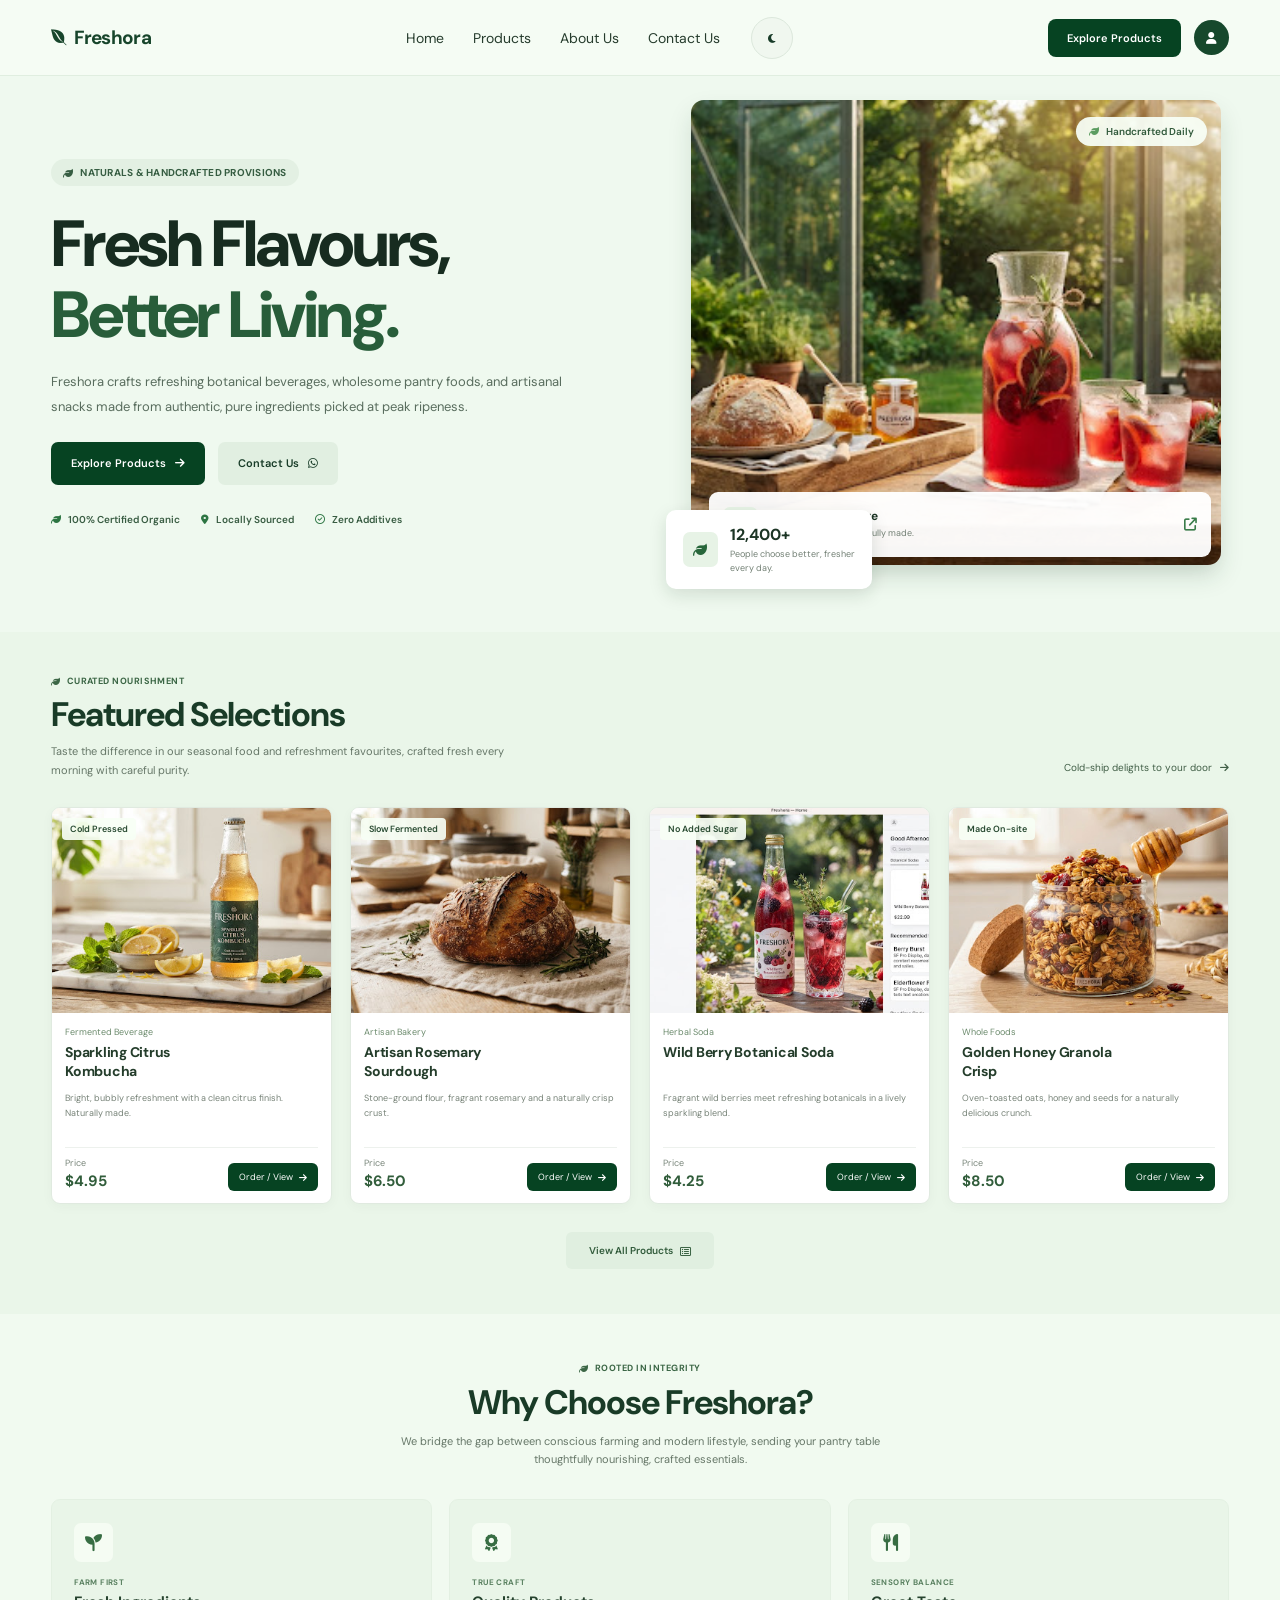
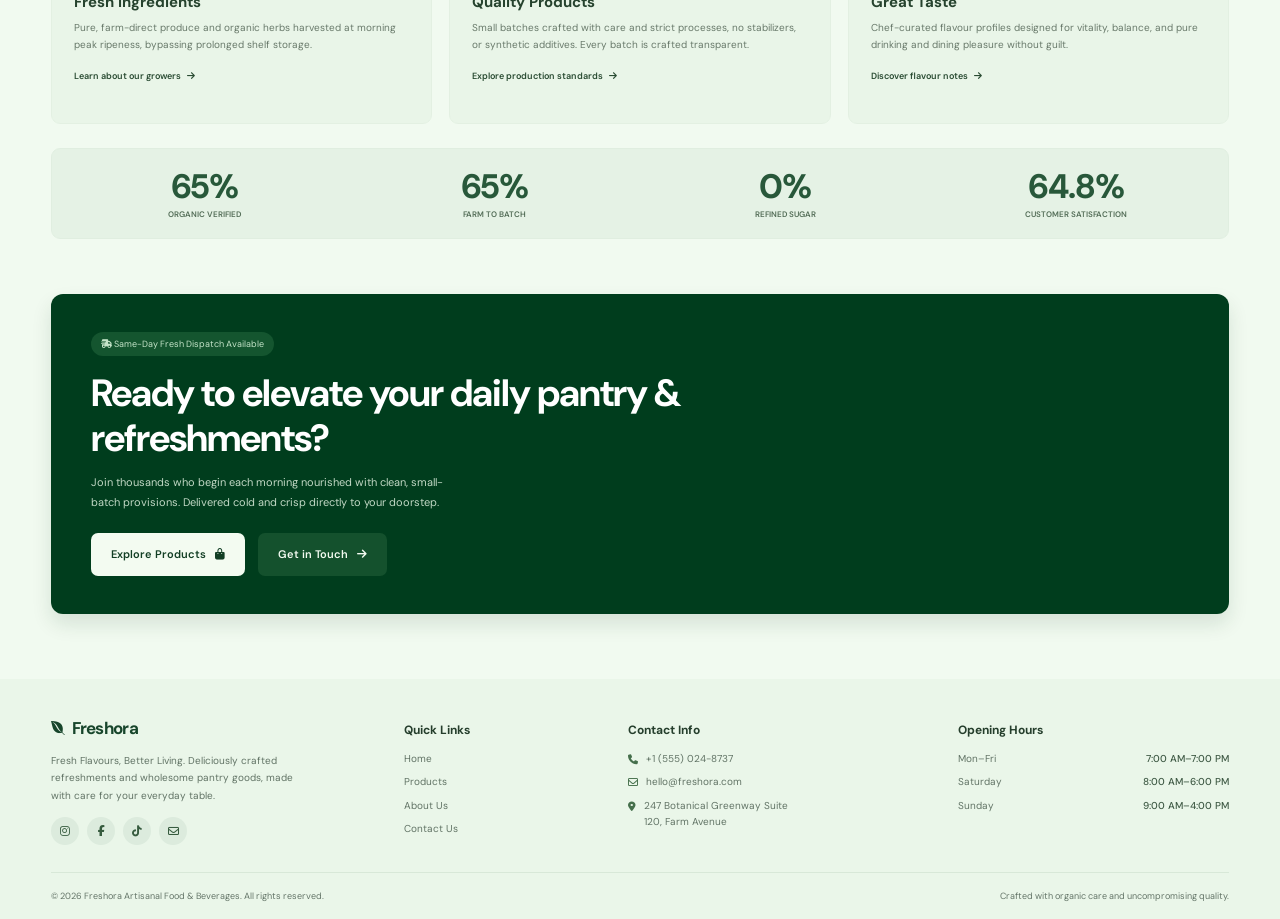
<file: index.html>
<!DOCTYPE html>
<html lang="en">
<head>
    <meta charset="UTF-8">
    <meta name="viewport" content="width=device-width, initial-scale=1.0">

    <meta name="description" content="Freshora brings fresh botanical beverages, wholesome pantry foods and artisanal snacks to your table.">

    <title>Freshora | Fresh Flavours, Better Living</title>

    <link rel="preconnect" href="https://fonts.googleapis.com">
    <link rel="preconnect" href="https://fonts.gstatic.com" crossorigin>

    <link href="https://fonts.googleapis.com/css2?family=DM+Sans:wght@400;500;600;700;800&family=Playfair+Display:wght@600;700&display=swap" rel="stylesheet">

    <link rel="stylesheet" href="https://cdnjs.cloudflare.com/ajax/libs/font-awesome/6.5.2/css/all.min.css">

    <link rel="stylesheet" href="CSS/style.css">
</head>

<body>

    <!-- HEADER -->
    <header class="site-header">

        <div class="header-inner">

            <a class="brand" href="#home">
                <i class="fa-brands fa-envira"></i>
                <span>Freshora</span>
            </a>

            <input type="checkbox" id="menu-toggle" aria-label="Toggle navigation">

            <label for="menu-toggle" class="menu-button" aria-label="Open navigation">
                <i class="fa-solid fa-bars"></i>
            </label>

            <nav class="main-nav">
                <a href="index.html">Home</a>
                <a href="product.html">Products</a>
                <a href="about.html">About Us</a>
                <a href="contact.html">Contact Us</a>

                <button class="theme-toggle" type="button" aria-label="Switch to dark mode">
                <i class="fa-solid fa-moon"></i></button>
            </nav>



            <div class="header-actions">
                <a class="top-button" href="product.html">
                    Explore Products
                </a>

                <a class="account-button" href="contact.html" aria-label="Contact Freshora">
                    <i class="fa-solid fa-user"></i>
                </a>
            </div>

        </div>

    </header>


    <main>

        <!-- HERO SECTION -->
        <section class="hero" id="home">

            <div class="hero-inner page-width">

                <div class="hero-copy">

                    <div class="eyebrow">
                        <i class="fa-solid fa-leaf"></i>
                        NATURALS &amp; HANDCRAFTED PROVISIONS
                    </div>

                    <h1>
                        Fresh Flavours,<br>
                        <span>Better Living.</span>
                    </h1>

                    <p>
                        Freshora crafts refreshing botanical beverages,
                        wholesome pantry foods, and artisanal snacks
                        made from authentic, pure ingredients picked
                        at peak ripeness.
                    </p>

                    <div class="hero-actions">

                        <a class="button button-dark" href="#products">
                            Explore Products
                            <i class="fa-solid fa-arrow-right"></i>
                        </a>

                        <a class="button button-light" href="contact.html">
                            Contact Us
                            <i class="fa-brands fa-whatsapp"></i>
                        </a>

                    </div>

                    <div class="trust-list">

                        <span>
                            <i class="fa-solid fa-leaf"></i>
                            100% Certified Organic
                        </span>

                        <span>
                            <i class="fa-solid fa-location-dot"></i>
                            Locally Sourced
                        </span>

                        <span>
                            <i class="fa-regular fa-circle-check"></i>
                            Zero Additives
                        </span>

                    </div>

                </div>


                <div class="hero-visual">

                    <img
                        class="hero-photo"
                        src="/assets/home-1.jpg"
                    >

                    <div class="photo-tag">
                        <i class="fa-solid fa-leaf"></i>
                        Handcrafted Daily
                    </div>

                    <div class="hero-caption">

                        <span class="caption-icon">
                            <i class="fa-solid fa-seedling"></i>
                        </span>

                        <span>
                            <strong>Fresh From Nature</strong>
                            <small>Pure ingredients. Beautifully made.</small>
                        </span>

                        <i class="fa-solid fa-arrow-up-right-from-square"></i>

                    </div>

                    <div class="floating-note">

                        <span class="note-icon">
                            <i class="fa-solid fa-leaf"></i>
                        </span>

                        <span>
                            <strong>12,400+</strong>
                            <small>
                                People choose better, fresher<br>
                                every day.
                            </small>
                        </span>

                    </div>

                </div>

            </div>

        </section>


        <!-- FEATURED PRODUCTS -->
        <section class="featured section" id="products">

            <div class="page-width">

                <div class="section-topline">
                    <i class="fa-solid fa-leaf"></i>
                    CURATED NOURISHMENT
                </div>

                <div class="featured-heading">

                    <div>
                        <h2>Featured Selections</h2>

                        <p>
                            Taste the difference in our seasonal food and
                            refreshment favourites, crafted fresh every
                            <br class="desktop-break">
                            morning with careful purity.
                        </p>
                    </div>

                    <a class="text-link desktop-link" href="#contact">
                        Cold-ship delights to your door
                        <i class="fa-solid fa-arrow-right"></i>
                    </a>

                </div>


                <div class="product-grid">

                    <!-- PRODUCT ONE -->
                    <article class="product-card">

                        <div class="product-image">

                            
                            <img
                                src="/assets/home-2.jpg"
                            >

                            <span class="product-tag">
                                Cold Pressed
                            </span>

                        </div>

                        <div class="product-info">

                            <span class="category">
                                Fermented Beverage
                            </span>

                            <h3>
                                Sparkling Citrus<br>
                                Kombucha
                            </h3>

                            <p>
                                Bright, bubbly refreshment with a clean
                                citrus finish. Naturally made.
                            </p>

                            <div class="product-bottom">

                                <span>
                                    <small>Price</small>
                                    <strong>$4.95</strong>
                                </span>

                                <a href="product.html">
                                    Order / View
                                    <i class="fa-solid fa-arrow-right"></i>
                                </a>

                            </div>

                        </div>

                    </article>


                    <!-- PRODUCT TWO -->
                    <article class="product-card">

                        <div class="product-image">

                            <img
                                src="/assets/home-3.jpg"
                            >

                            <span class="product-tag">
                                Slow Fermented
                            </span>

                        </div>

                        <div class="product-info">

                            <span class="category">
                                Artisan Bakery
                            </span>

                            <h3>
                                Artisan Rosemary<br>
                                Sourdough
                            </h3>

                            <p>
                                Stone-ground flour, fragrant rosemary
                                and a naturally crisp crust.
                            </p>

                            <div class="product-bottom">

                                <span>
                                    <small>Price</small>
                                    <strong>$6.50</strong>
                                </span>

                                <a href="product.html">
                                    Order / View
                                    <i class="fa-solid fa-arrow-right"></i>
                                </a>

                            </div>

                        </div>

                    </article>


                    <!-- PRODUCT THREE -->
                    <article class="product-card">

                        <div class="product-image">

                            <img
                                src="/assets/home-4.jpg"
                            >

                            <span class="product-tag">
                                No Added Sugar
                            </span>

                        </div>

                        <div class="product-info">

                            <span class="category">
                                Herbal Soda
                            </span>

                            <h3>
                                Wild Berry Botanical Soda
                            </h3>

                            <p>
                                Fragrant wild berries meet refreshing
                                botanicals in a lively sparkling blend.
                            </p>

                            <div class="product-bottom">

                                <span>
                                    <small>Price</small>
                                    <strong>$4.25</strong>
                                </span>

                                <a href="product.html">
                                    Order / View
                                    <i class="fa-solid fa-arrow-right"></i>
                                </a>

                            </div>

                        </div>

                    </article>


                    <!-- PRODUCT FOUR -->
                    <article class="product-card">

                        <div class="product-image">

                            <img
                                src="/assets/home-5.jpg"
                            >

                            <span class="product-tag">
                                Made On-site
                            </span>

                        </div>

                        <div class="product-info">

                            <span class="category">
                                Whole Foods
                            </span>

                            <h3>
                                Golden Honey Granola<br>
                                Crisp
                            </h3>

                            <p>
                                Oven-toasted oats, honey and seeds
                                for a naturally delicious crunch.
                            </p>

                            <div class="product-bottom">

                                <span>
                                    <small>Price</small>
                                    <strong>$8.50</strong>
                                </span>

                                <a href="product.html">
                                    Order / View
                                    <i class="fa-solid fa-arrow-right"></i>
                                </a>

                            </div>

                        </div>

                    </article>

                </div>


                <div class="all-products">

                    <a href="product.html">
                        View All Products
                        <i class="fa-regular fa-rectangle-list"></i>
                    </a>

                </div>

            </div>

        </section>


        <!-- WHY CHOOSE FRESHORA -->
        <section class="why section" id="about">

            <div class="page-width">

                <div class="center-heading">

                    <div class="section-topline">
                        <i class="fa-solid fa-leaf"></i>
                        ROOTED IN INTEGRITY
                    </div>

                    <h2>Why Choose Freshora?</h2>

                    <p>
                        We bridge the gap between conscious farming and
                        modern lifestyle, sending your pantry table
                        <br class="desktop-break">
                        thoughtfully nourishing, crafted essentials.
                    </p>

                </div>


                <div class="benefit-grid">

                    <!-- BENEFIT ONE -->
                    <article class="benefit-card">

                        <div class="benefit-icon">
                            <i class="fa-solid fa-seedling"></i>
                        </div>

                        <span class="benefit-kicker">
                            FARM FIRST
                        </span>

                        <h3>Fresh Ingredients</h3>

                        <p>
                            Pure, farm-direct produce and organic herbs
                            harvested at morning peak ripeness, bypassing
                            prolonged shelf storage.
                        </p>

                        <a href="about.html">
                            Learn about our growers
                            <i class="fa-solid fa-arrow-right"></i>
                        </a>

                    </article>


                    <!-- BENEFIT TWO -->
                    <article class="benefit-card">

                        <div class="benefit-icon">
                            <i class="fa-solid fa-award"></i>
                        </div>

                        <span class="benefit-kicker">
                            TRUE CRAFT
                        </span>

                        <h3>Quality Products</h3>

                        <p>
                            Small batches crafted with care and strict
                            processes, no stabilizers, or synthetic
                            additives. Every batch is crafted transparent.
                        </p>

                        <a href="about.html">
                            Explore production standards
                            <i class="fa-solid fa-arrow-right"></i>
                        </a>

                    </article>


                    <!-- BENEFIT THREE -->
                    <article class="benefit-card">

                        <div class="benefit-icon">
                            <i class="fa-solid fa-utensils"></i>
                        </div>

                        <span class="benefit-kicker">
                            SENSORY BALANCE
                        </span>

                        <h3>Great Taste</h3>

                        <p>
                            Chef-curated flavour profiles designed for
                            vitality, balance, and pure drinking and
                            dining pleasure without guilt.
                        </p>

                        <a href="about.html">
                            Discover flavour notes
                            <i class="fa-solid fa-arrow-right"></i>
                        </a>

                    </article>

                </div>


                <!-- STATISTICS -->
                <div class="stats-bar">

                    <div>
                        <strong class="counter" data-target="100" data-suffix="%">0%</strong>
                        <span>ORGANIC VERIFIED</span>
                    </div>

                    <div>
                        <strong class="counter" data-target="100" data-suffix="%">0 Hrs</strong>
                        <span>FARM TO BATCH</span>
                    </div>

                    <div>
                        <strong class="counter" data-target="0" data-suffix="%">0%</strong>
                        <span>REFINED SUGAR</span>
                    </div>

                    <div>
                        <strong class="counter" data-target="99.4" data-suffix="%">0%</strong>
                        <span>CUSTOMER SATISFACTION</span>
                    </div>

                </div>

            </div>

        </section>


        <!-- PROMOTIONAL SECTION -->
        <section class="callout-section" id="contact">

            <div class="page-width callout">

                <div class="callout-content">

                    <span class="delivery-label">
                        <i class="fa-solid fa-truck-fast"></i>
                        Same-Day Fresh Dispatch Available
                    </span>

                    <h2>
                        Ready to elevate your daily pantry &amp;<br class="desktop-break">
                        refreshments?
                    </h2>

                    <p>
                        Join thousands who begin each morning nourished
                        with clean, small-
                        <br class="desktop-break">
                        batch provisions. Delivered cold and crisp
                        directly to your doorstep.
                    </p>

                    <div class="callout-actions">

                        <a class="button button-white" href="#products">
                            Explore Products
                            <i class="fa-solid fa-bag-shopping"></i>
                        </a>

                        <a class="button button-outline" href="mailto:hello@freshora.com">
                            Get in Touch
                            <i class="fa-solid fa-arrow-right"></i>
                        </a>

                    </div>

                </div>

                <div class="callout-decoration"></div>

            </div>

        </section>

    </main>


    <!-- FOOTER -->
    <footer class="footer">

        <div class="page-width footer-grid">

            <!-- FOOTER BRAND -->
            <div class="footer-about">

                <a class="brand" href="contact.html">
                    <i class="fa-brands fa-envira"></i>
                    <span>Freshora</span>
                </a>

                <p>
                    Fresh Flavours, Better Living. Deliciously crafted
                    refreshments and wholesome pantry goods, made with
                    care for your everyday table.
                </p>

                <div class="social-links">

                    <a href="#contact" aria-label="Instagram">
                        <i class="fa-brands fa-instagram"></i>
                    </a>

                    <a href="#contact" aria-label="Facebook">
                        <i class="fa-brands fa-facebook-f"></i>
                    </a>

                    <a href="#contact" aria-label="TikTok">
                        <i class="fa-brands fa-tiktok"></i>
                    </a>

                    <a href="#contact" aria-label="Email">
                        <i class="fa-regular fa-envelope"></i>
                    </a>

                </div>

            </div>


            <!-- QUICK LINKS -->
            <div class="footer-column">

                <h3>Quick Links</h3>

                <a href="#home">Home</a>
                <a href="#products">Products</a>
                <a href="#about">About Us</a>
                <a href="#contact">Contact Us</a>

            </div>


            <!-- CONTACT INFORMATION -->
            <div class="footer-column contact-details">

                <h3>Contact Info</h3>

                <p>
                    <i class="fa-solid fa-phone"></i>
                    +1 (555) 024-8737
                </p>

                <p>
                    <i class="fa-regular fa-envelope"></i>
                    hello@freshora.com
                </p>

                <p>
                    <i class="fa-solid fa-location-dot"></i>
                    247 Botanical Greenway Suite<br>
                    120, Farm Avenue
                </p>

            </div>


            <!-- OPENING HOURS -->
            <div class="footer-column hours">

                <h3>Opening Hours</h3>

                <p>
                    <span>Mon–Fri</span>
                    <b>7:00 AM–7:00 PM</b>
                </p>

                <p>
                    <span>Saturday</span>
                    <b>8:00 AM–6:00 PM</b>
                </p>

                <p>
                    <span>Sunday</span>
                    <b>9:00 AM–4:00 PM</b>
                </p>

            </div>

        </div>


        <div class="page-width footer-bottom">

            <span>
                &copy; 2026 Freshora Artisanal Food &amp; Beverages.
                All rights reserved.
            </span>

            <span>
                Crafted with organic care and uncompromising quality.
            </span>

        </div>

    </footer>

    
<script>

/* =============JAVASCRIPT===*/

    document.addEventListener("DOMContentLoaded", function () {


/* ========ANIMATED STATISTICS COUNTERS========== */

    const counters = document.querySelectorAll(".counter");

    const counterObserver = new IntersectionObserver(function(entries) {

        entries.forEach(function(entry) {

            if (entry.isIntersecting) {

                const counter = entry.target;

                const target = parseFloat(counter.dataset.target);

                const suffix = counter.dataset.suffix || "";

                const duration = 2000;

                const startTime = performance.now();

                function updateCounter(currentTime) {

                    const elapsed = currentTime - startTime;

                    const progress = Math.min(elapsed / duration, 1);

                    const easedProgress = 1 - Math.pow(1 - progress, 3);

                    const currentValue = target * easedProgress;

                    const formattedValue = Number.isInteger(target)
                        ? Math.floor(currentValue)
                        : currentValue.toFixed(1);

                    counter.textContent = formattedValue + suffix;

                    if (progress < 1) {

                        requestAnimationFrame(updateCounter);

                    } else {

                        counter.textContent = target + suffix;

                    }

                }

                requestAnimationFrame(updateCounter);

                counterObserver.unobserve(counter);

            }

        });

    }, {
        threshold: 0.7
    });


    counters.forEach(function(counter) {

        counterObserver.observe(counter);

    });


    /* SCROLL REVEAL ANIMATION */

    const revealElements = document.querySelectorAll(
        ".featured-heading, .product-card, .center-heading, .benefit-card, .stats-bar, .callout"
    );

    revealElements.forEach(function(element) {
        element.classList.add("reveal");
    });


    const observer = new IntersectionObserver(function(entries) {

        entries.forEach(function(entry) {

            if (entry.isIntersecting) {

                entry.target.classList.add("active");

                observer.unobserve(entry.target);

            }

        });

    }, {
        threshold: 0.12
    });


    revealElements.forEach(function(element) {
        observer.observe(element);
    });



    /* NAVBAR SCROLL SHADOW */

    const header = document.querySelector(".site-header");

    function updateHeader() {

        if (window.scrollY > 30) {

            header.classList.add("scrolled");

        } else {

            header.classList.remove("scrolled");

        }

    }

    window.addEventListener("scroll", updateHeader, {
        passive: true
    });

    updateHeader();



    /* BACK TO TOP BUTTON */

    const backToTop = document.createElement("button");

    backToTop.className = "back-to-top";

    backToTop.innerHTML = '<i class="fa-solid fa-arrow-up"></i>';

    backToTop.setAttribute("aria-label", "Back to top");

    document.body.appendChild(backToTop);


    window.addEventListener("scroll", function() {

        if (window.scrollY > 500) {

            backToTop.classList.add("show");

        } else {

            backToTop.classList.remove("show");

        }

    }, {
        passive: true
    });


    backToTop.addEventListener("click", function() {

        window.scrollTo({
            top: 0,
            behavior: "smooth"
        });

      });


      });



    // Get the theme button
    const themeButton = document.querySelector(".theme-toggle");

    // Get the icon inside the button
    const themeIcon = themeButton.querySelector("i");

    // Check the saved theme
    let savedTheme = localStorage.getItem("freshora-theme");

    // Apply the saved theme
    if (savedTheme === "dark") {
        document.body.classList.add("dark-mode");
        themeIcon.classList.replace("fa-moon", "fa-sun");
    }

    // Switch between light and dark mode
    themeButton.addEventListener("click", function () {

        document.body.classList.toggle("dark-mode");

        // Check which theme is active
        if (document.body.classList.contains("dark-mode")) {

            localStorage.setItem("freshora-theme", "dark");

            themeIcon.classList.replace("fa-moon", "fa-sun");

        } else {

            localStorage.setItem("freshora-theme", "light");

            themeIcon.classList.replace("fa-sun", "fa-moon");
        }

    });

</script>

<script src="JS/script.js"></script>

</body>
</html>
</file>
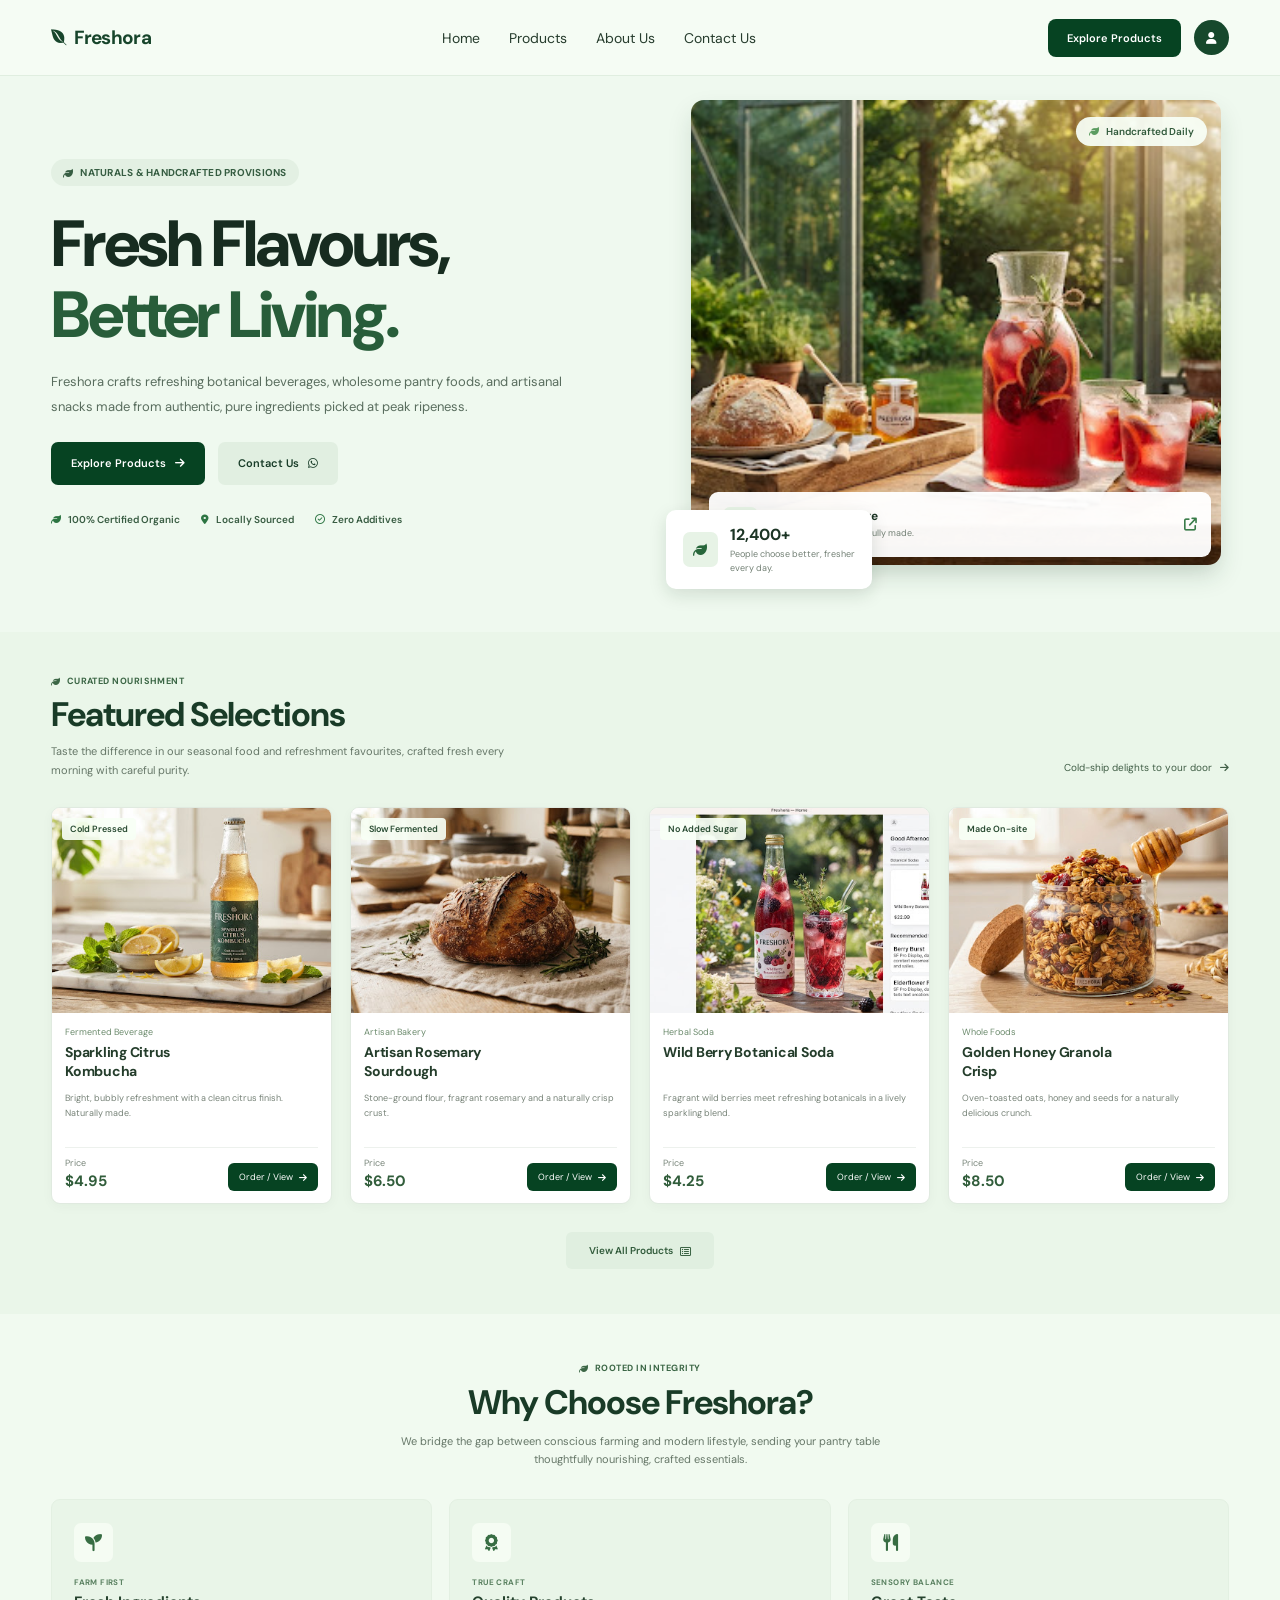
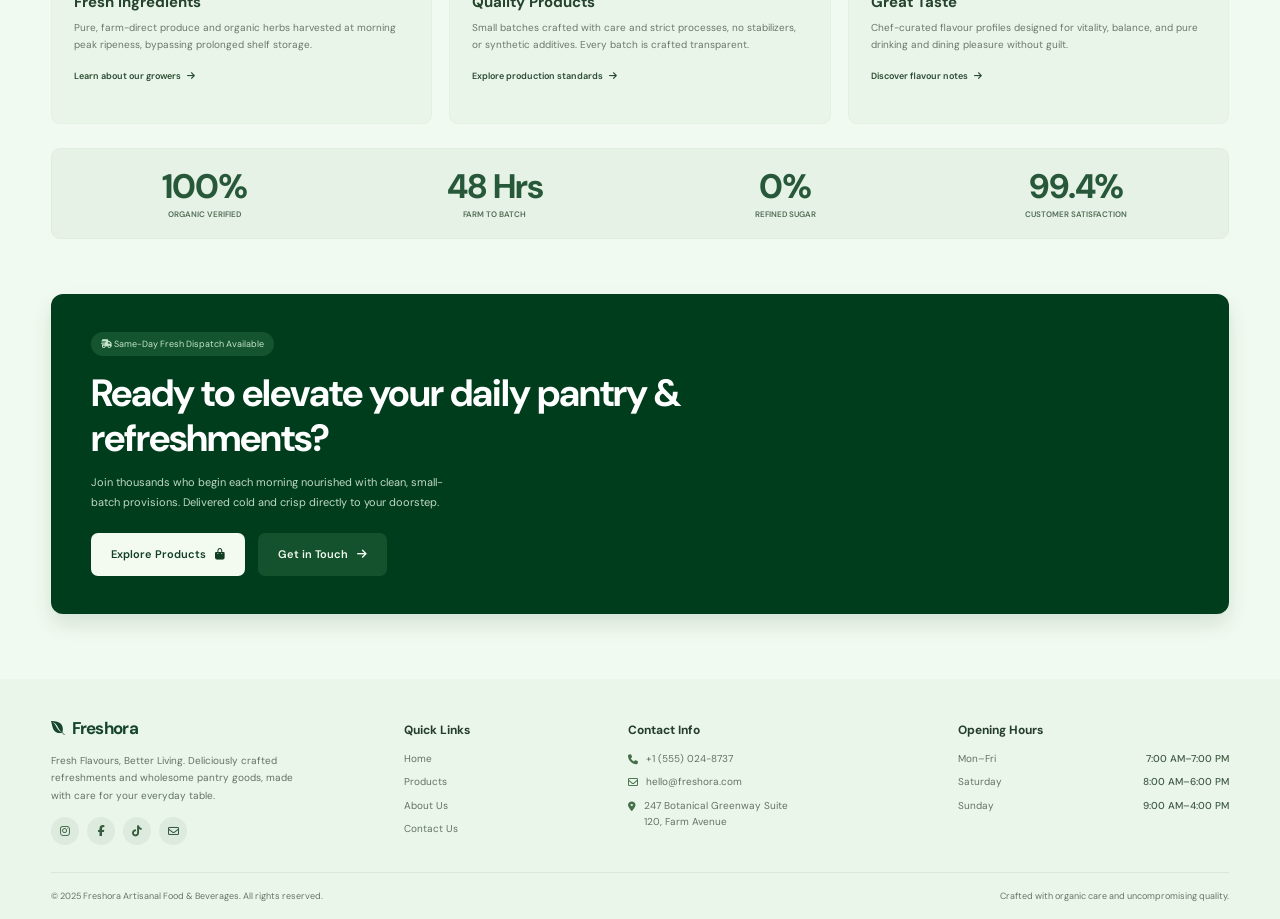
<file: HTML/index.html>
<!DOCTYPE html>
<html lang="en">
<head>
    <meta charset="UTF-8">
    <meta name="viewport" content="width=device-width, initial-scale=1.0">

    <meta name="description" content="Freshora brings fresh botanical beverages, wholesome pantry foods and artisanal snacks to your table.">

    <title>Freshora | Fresh Flavours, Better Living</title>

    <link rel="preconnect" href="https://fonts.googleapis.com">
    <link rel="preconnect" href="https://fonts.gstatic.com" crossorigin>

    <link href="https://fonts.googleapis.com/css2?family=DM+Sans:wght@400;500;600;700;800&family=Playfair+Display:wght@600;700&display=swap" rel="stylesheet">

    <link rel="stylesheet" href="https://cdnjs.cloudflare.com/ajax/libs/font-awesome/6.5.2/css/all.min.css">

    <link rel="stylesheet" href="/CSS/style.css">
</head>

<body>

    <!-- HEADER -->
    <header class="site-header">

        <div class="header-inner">

            <a class="brand" href="#home">
                <i class="fa-brands fa-envira"></i>
                <span>Freshora</span>
            </a>

            <input type="checkbox" id="menu-toggle" aria-label="Toggle navigation">

            <label for="menu-toggle" class="menu-button" aria-label="Open navigation">
                <i class="fa-solid fa-bars"></i>
            </label>

            <nav class="main-nav">
                <a href="#">Home</a>
                <a href="product.html">Products</a>
                <a href="about.html">About Us</a>
                <a href="contact.html">Contact Us</a>
            </nav>

            <div class="header-actions">
                <a class="top-button" href="#products">
                    Explore Products
                </a>

                <a class="account-button" href="#contact" aria-label="Contact Freshora">
                    <i class="fa-solid fa-user"></i>
                </a>
            </div>

        </div>

    </header>


    <main>

        <!-- HERO SECTION -->
        <section class="hero" id="home">

            <div class="hero-inner page-width">

                <div class="hero-copy">

                    <div class="eyebrow">
                        <i class="fa-solid fa-leaf"></i>
                        NATURALS &amp; HANDCRAFTED PROVISIONS
                    </div>

                    <h1>
                        Fresh Flavours,<br>
                        <span>Better Living.</span>
                    </h1>

                    <p>
                        Freshora crafts refreshing botanical beverages,
                        wholesome pantry foods, and artisanal snacks
                        made from authentic, pure ingredients picked
                        at peak ripeness.
                    </p>

                    <div class="hero-actions">

                        <a class="button button-dark" href="#products">
                            Explore Products
                            <i class="fa-solid fa-arrow-right"></i>
                        </a>

                        <a class="button button-light" href="#contact">
                            Contact Us
                            <i class="fa-brands fa-whatsapp"></i>
                        </a>

                    </div>

                    <div class="trust-list">

                        <span>
                            <i class="fa-solid fa-leaf"></i>
                            100% Certified Organic
                        </span>

                        <span>
                            <i class="fa-solid fa-location-dot"></i>
                            Locally Sourced
                        </span>

                        <span>
                            <i class="fa-regular fa-circle-check"></i>
                            Zero Additives
                        </span>

                    </div>

                </div>


                <div class="hero-visual">

                    <img
                        class="hero-photo"
                        src="/assets/home-1.jpg"
                    >

                    <div class="photo-tag">
                        <i class="fa-solid fa-leaf"></i>
                        Handcrafted Daily
                    </div>

                    <div class="hero-caption">

                        <span class="caption-icon">
                            <i class="fa-solid fa-seedling"></i>
                        </span>

                        <span>
                            <strong>Fresh From Nature</strong>
                            <small>Pure ingredients. Beautifully made.</small>
                        </span>

                        <i class="fa-solid fa-arrow-up-right-from-square"></i>

                    </div>

                    <div class="floating-note">

                        <span class="note-icon">
                            <i class="fa-solid fa-leaf"></i>
                        </span>

                        <span>
                            <strong>12,400+</strong>
                            <small>
                                People choose better, fresher<br>
                                every day.
                            </small>
                        </span>

                    </div>

                </div>

            </div>

        </section>


        <!-- FEATURED PRODUCTS -->
        <section class="featured section" id="products">

            <div class="page-width">

                <div class="section-topline">
                    <i class="fa-solid fa-leaf"></i>
                    CURATED NOURISHMENT
                </div>

                <div class="featured-heading">

                    <div>
                        <h2>Featured Selections</h2>

                        <p>
                            Taste the difference in our seasonal food and
                            refreshment favourites, crafted fresh every
                            <br class="desktop-break">
                            morning with careful purity.
                        </p>
                    </div>

                    <a class="text-link desktop-link" href="#contact">
                        Cold-ship delights to your door
                        <i class="fa-solid fa-arrow-right"></i>
                    </a>

                </div>


                <div class="product-grid">

                    <!-- PRODUCT ONE -->
                    <article class="product-card">

                        <div class="product-image">

                            
                            <img
                                src="/assets/home-2.jpg"
                            >

                            <span class="product-tag">
                                Cold Pressed
                            </span>

                        </div>

                        <div class="product-info">

                            <span class="category">
                                Fermented Beverage
                            </span>

                            <h3>
                                Sparkling Citrus<br>
                                Kombucha
                            </h3>

                            <p>
                                Bright, bubbly refreshment with a clean
                                citrus finish. Naturally made.
                            </p>

                            <div class="product-bottom">

                                <span>
                                    <small>Price</small>
                                    <strong>$4.95</strong>
                                </span>

                                <a href="#contact">
                                    Order / View
                                    <i class="fa-solid fa-arrow-right"></i>
                                </a>

                            </div>

                        </div>

                    </article>


                    <!-- PRODUCT TWO -->
                    <article class="product-card">

                        <div class="product-image">

                            <img
                                src="/assets/home-3.jpg"
                            >

                            <span class="product-tag">
                                Slow Fermented
                            </span>

                        </div>

                        <div class="product-info">

                            <span class="category">
                                Artisan Bakery
                            </span>

                            <h3>
                                Artisan Rosemary<br>
                                Sourdough
                            </h3>

                            <p>
                                Stone-ground flour, fragrant rosemary
                                and a naturally crisp crust.
                            </p>

                            <div class="product-bottom">

                                <span>
                                    <small>Price</small>
                                    <strong>$6.50</strong>
                                </span>

                                <a href="#contact">
                                    Order / View
                                    <i class="fa-solid fa-arrow-right"></i>
                                </a>

                            </div>

                        </div>

                    </article>


                    <!-- PRODUCT THREE -->
                    <article class="product-card">

                        <div class="product-image">

                            <img
                                src="/assets/home-4.jpg"
                            >

                            <span class="product-tag">
                                No Added Sugar
                            </span>

                        </div>

                        <div class="product-info">

                            <span class="category">
                                Herbal Soda
                            </span>

                            <h3>
                                Wild Berry Botanical Soda
                            </h3>

                            <p>
                                Fragrant wild berries meet refreshing
                                botanicals in a lively sparkling blend.
                            </p>

                            <div class="product-bottom">

                                <span>
                                    <small>Price</small>
                                    <strong>$4.25</strong>
                                </span>

                                <a href="#contact">
                                    Order / View
                                    <i class="fa-solid fa-arrow-right"></i>
                                </a>

                            </div>

                        </div>

                    </article>


                    <!-- PRODUCT FOUR -->
                    <article class="product-card">

                        <div class="product-image">

                            <img
                                src="/assets/home-5.jpg"
                            >

                            <span class="product-tag">
                                Made On-site
                            </span>

                        </div>

                        <div class="product-info">

                            <span class="category">
                                Whole Foods
                            </span>

                            <h3>
                                Golden Honey Granola<br>
                                Crisp
                            </h3>

                            <p>
                                Oven-toasted oats, honey and seeds
                                for a naturally delicious crunch.
                            </p>

                            <div class="product-bottom">

                                <span>
                                    <small>Price</small>
                                    <strong>$8.50</strong>
                                </span>

                                <a href="#contact">
                                    Order / View
                                    <i class="fa-solid fa-arrow-right"></i>
                                </a>

                            </div>

                        </div>

                    </article>

                </div>


                <div class="all-products">

                    <a href="#contact">
                        View All Products
                        <i class="fa-regular fa-rectangle-list"></i>
                    </a>

                </div>

            </div>

        </section>


        <!-- WHY CHOOSE FRESHORA -->
        <section class="why section" id="about">

            <div class="page-width">

                <div class="center-heading">

                    <div class="section-topline">
                        <i class="fa-solid fa-leaf"></i>
                        ROOTED IN INTEGRITY
                    </div>

                    <h2>Why Choose Freshora?</h2>

                    <p>
                        We bridge the gap between conscious farming and
                        modern lifestyle, sending your pantry table
                        <br class="desktop-break">
                        thoughtfully nourishing, crafted essentials.
                    </p>

                </div>


                <div class="benefit-grid">

                    <!-- BENEFIT ONE -->
                    <article class="benefit-card">

                        <div class="benefit-icon">
                            <i class="fa-solid fa-seedling"></i>
                        </div>

                        <span class="benefit-kicker">
                            FARM FIRST
                        </span>

                        <h3>Fresh Ingredients</h3>

                        <p>
                            Pure, farm-direct produce and organic herbs
                            harvested at morning peak ripeness, bypassing
                            prolonged shelf storage.
                        </p>

                        <a href="#products">
                            Learn about our growers
                            <i class="fa-solid fa-arrow-right"></i>
                        </a>

                    </article>


                    <!-- BENEFIT TWO -->
                    <article class="benefit-card">

                        <div class="benefit-icon">
                            <i class="fa-solid fa-award"></i>
                        </div>

                        <span class="benefit-kicker">
                            TRUE CRAFT
                        </span>

                        <h3>Quality Products</h3>

                        <p>
                            Small batches crafted with care and strict
                            processes, no stabilizers, or synthetic
                            additives. Every batch is crafted transparent.
                        </p>

                        <a href="#products">
                            Explore production standards
                            <i class="fa-solid fa-arrow-right"></i>
                        </a>

                    </article>


                    <!-- BENEFIT THREE -->
                    <article class="benefit-card">

                        <div class="benefit-icon">
                            <i class="fa-solid fa-utensils"></i>
                        </div>

                        <span class="benefit-kicker">
                            SENSORY BALANCE
                        </span>

                        <h3>Great Taste</h3>

                        <p>
                            Chef-curated flavour profiles designed for
                            vitality, balance, and pure drinking and
                            dining pleasure without guilt.
                        </p>

                        <a href="#products">
                            Discover flavour notes
                            <i class="fa-solid fa-arrow-right"></i>
                        </a>

                    </article>

                </div>


                <!-- STATISTICS -->
                <div class="stats-bar">

                    <div>
                        <strong>100%</strong>
                        <span>ORGANIC VERIFIED</span>
                    </div>

                    <div>
                        <strong>48 Hrs</strong>
                        <span>FARM TO BATCH</span>
                    </div>

                    <div>
                        <strong>0%</strong>
                        <span>REFINED SUGAR</span>
                    </div>

                    <div>
                        <strong>99.4%</strong>
                        <span>CUSTOMER SATISFACTION</span>
                    </div>

                </div>

            </div>

        </section>


        <!-- PROMOTIONAL SECTION -->
        <section class="callout-section" id="contact">

            <div class="page-width callout">

                <div class="callout-content">

                    <span class="delivery-label">
                        <i class="fa-solid fa-truck-fast"></i>
                        Same-Day Fresh Dispatch Available
                    </span>

                    <h2>
                        Ready to elevate your daily pantry &amp;<br class="desktop-break">
                        refreshments?
                    </h2>

                    <p>
                        Join thousands who begin each morning nourished
                        with clean, small-
                        <br class="desktop-break">
                        batch provisions. Delivered cold and crisp
                        directly to your doorstep.
                    </p>

                    <div class="callout-actions">

                        <a class="button button-white" href="#products">
                            Explore Products
                            <i class="fa-solid fa-bag-shopping"></i>
                        </a>

                        <a class="button button-outline" href="mailto:hello@freshora.com">
                            Get in Touch
                            <i class="fa-solid fa-arrow-right"></i>
                        </a>

                    </div>

                </div>

                <div class="callout-decoration"></div>

            </div>

        </section>

    </main>


    <!-- FOOTER -->
    <footer class="footer">

        <div class="page-width footer-grid">

            <!-- FOOTER BRAND -->
            <div class="footer-about">

                <a class="brand" href="#home">
                    <i class="fa-brands fa-envira"></i>
                    <span>Freshora</span>
                </a>

                <p>
                    Fresh Flavours, Better Living. Deliciously crafted
                    refreshments and wholesome pantry goods, made with
                    care for your everyday table.
                </p>

                <div class="social-links">

                    <a href="#contact" aria-label="Instagram">
                        <i class="fa-brands fa-instagram"></i>
                    </a>

                    <a href="#contact" aria-label="Facebook">
                        <i class="fa-brands fa-facebook-f"></i>
                    </a>

                    <a href="#contact" aria-label="TikTok">
                        <i class="fa-brands fa-tiktok"></i>
                    </a>

                    <a href="#contact" aria-label="Email">
                        <i class="fa-regular fa-envelope"></i>
                    </a>

                </div>

            </div>


            <!-- QUICK LINKS -->
            <div class="footer-column">

                <h3>Quick Links</h3>

                <a href="#home">Home</a>
                <a href="#products">Products</a>
                <a href="#about">About Us</a>
                <a href="#contact">Contact Us</a>

            </div>


            <!-- CONTACT INFORMATION -->
            <div class="footer-column contact-details">

                <h3>Contact Info</h3>

                <p>
                    <i class="fa-solid fa-phone"></i>
                    +1 (555) 024-8737
                </p>

                <p>
                    <i class="fa-regular fa-envelope"></i>
                    hello@freshora.com
                </p>

                <p>
                    <i class="fa-solid fa-location-dot"></i>
                    247 Botanical Greenway Suite<br>
                    120, Farm Avenue
                </p>

            </div>


            <!-- OPENING HOURS -->
            <div class="footer-column hours">

                <h3>Opening Hours</h3>

                <p>
                    <span>Mon–Fri</span>
                    <b>7:00 AM–7:00 PM</b>
                </p>

                <p>
                    <span>Saturday</span>
                    <b>8:00 AM–6:00 PM</b>
                </p>

                <p>
                    <span>Sunday</span>
                    <b>9:00 AM–4:00 PM</b>
                </p>

            </div>

        </div>


        <div class="page-width footer-bottom">

            <span>
                © 2025 Freshora Artisanal Food &amp; Beverages.
                All rights reserved.
            </span>

            <span>
                Crafted with organic care and uncompromising quality.
            </span>

        </div>

    </footer>

</body>
</html>
</file>
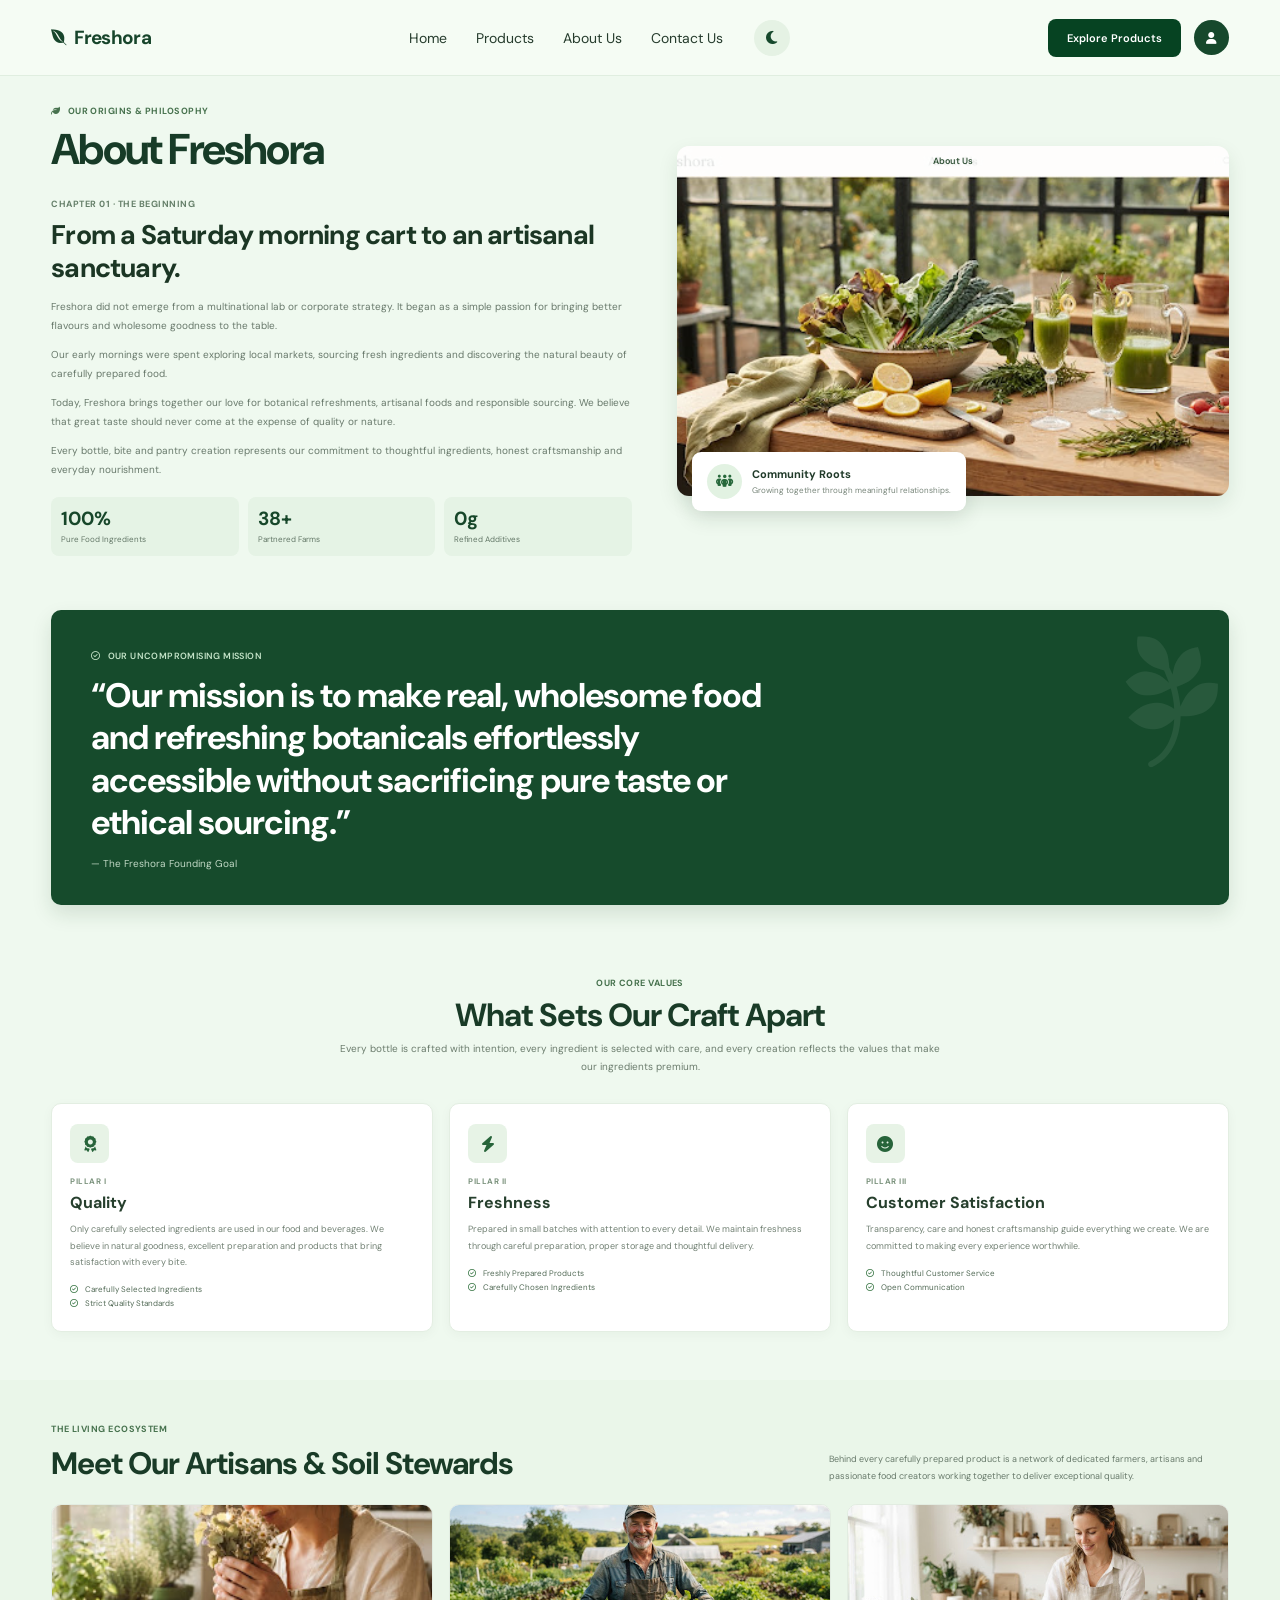
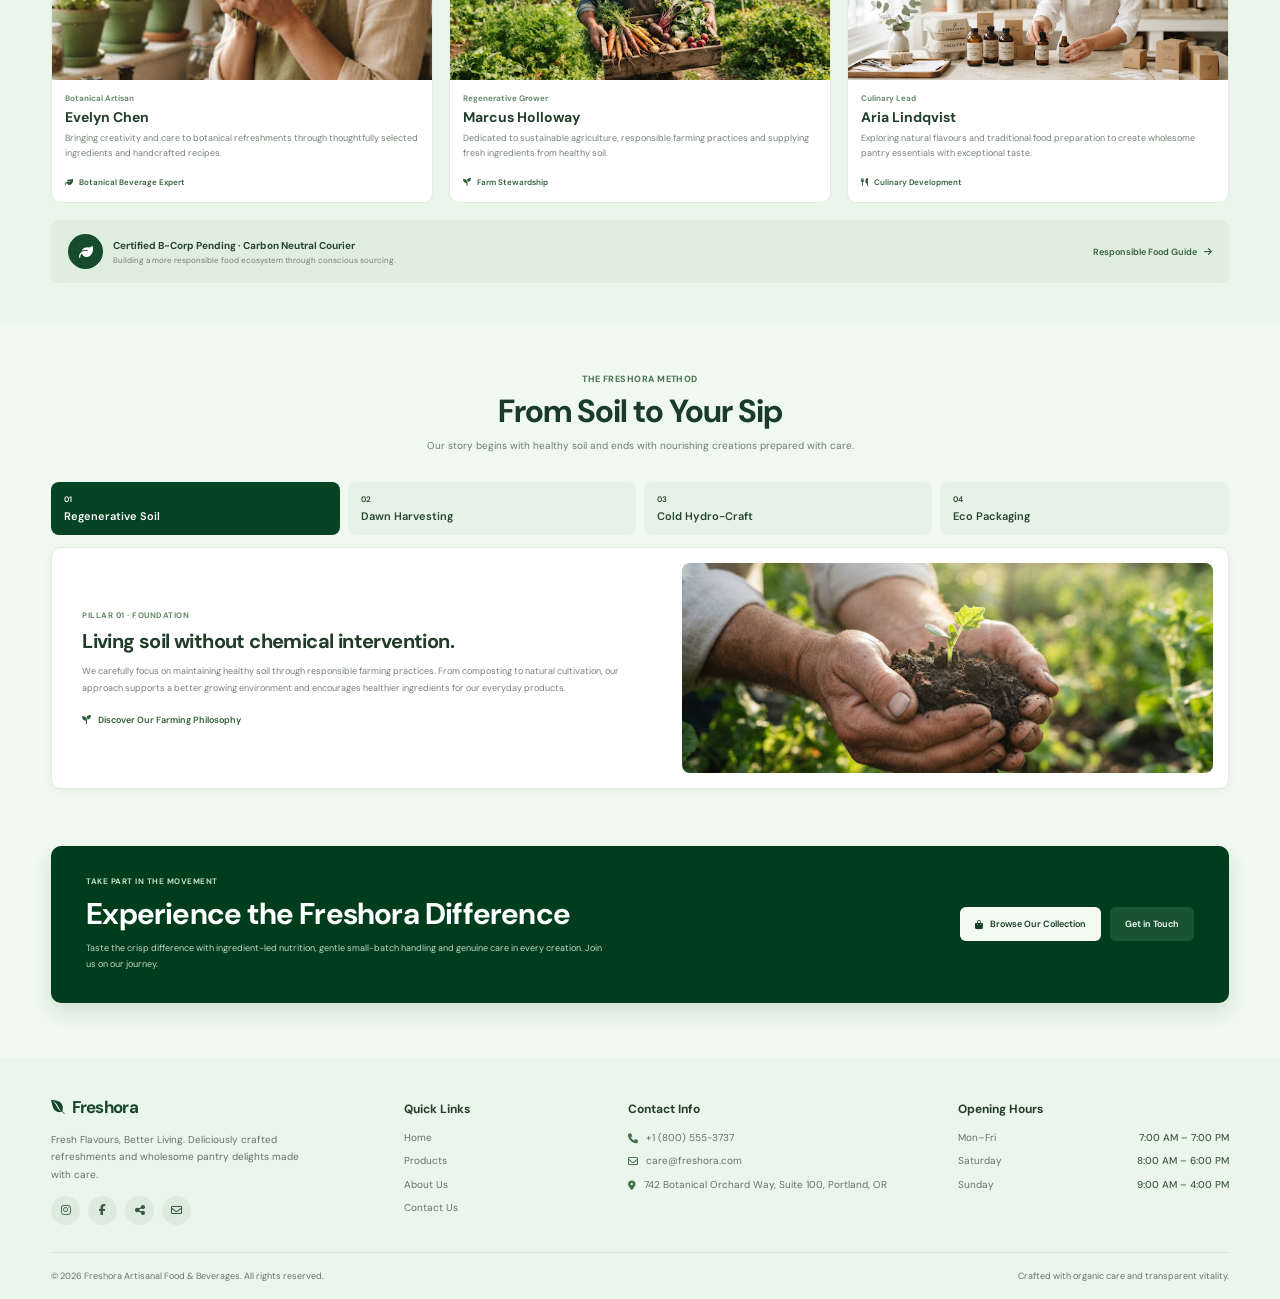
<file: about.html>
<!DOCTYPE html>
<html lang="en">

<head>

    <meta charset="UTF-8">
    <meta name="viewport" content="width=device-width, initial-scale=1.0">

    <meta name="description" content="Discover the Freshora story, our mission, artisans, sustainable farming and commitment to natural food.">

    <title>Freshora | About Us</title>


    <!-- GOOGLE FONTS -->

    <link rel="preconnect" href="https://fonts.googleapis.com">

    <link rel="preconnect" href="https://fonts.gstatic.com" crossorigin>

    <link href="https://fonts.googleapis.com/css2?family=DM+Sans:wght@400;500;600;700;800&display=swap" rel="stylesheet">


    <!-- FONT AWESOME -->

    <link rel="stylesheet" href="https://cdnjs.cloudflare.com/ajax/libs/font-awesome/6.5.2/css/all.min.css">

    <link rel="stylesheet" href="CSS/style.css">
<style>

/* =========================
   BASIC PAGE SETTINGS
========================= */

* {
    margin: 0;
    padding: 0;
    box-sizing: border-box;
}

html {
    scroll-behavior: smooth;
}

body {
    font-family: 'DM Sans', sans-serif;
    color: #173b28;
    background: #eff9ef;
    font-size: 14px;
}

a {
    color: inherit;
    text-decoration: none;
}

img {
    display: block;
    width: 100%;
}

.page-width {
    width: 92%;
    max-width: 1240px;
    margin: 0 auto;
}

.section {
    padding: 45px 0;
}


/* =========================
   HEADER
========================= */

.site-header {
    height: 76px;
    background: #f5fcf4;
    border-bottom: 1px solid #e0eee0;
    position: fixed;
    z-index: 100;
    width: 100%;
}

.header-inner {
    width: 92%;
    max-width: 1240px;
    height: 100%;
    margin: auto;

    display: flex;
    align-items: center;
    justify-content: space-between;
}

.brand {
    display: inline-flex;
    align-items: center;
    gap: 7px;

    color: #17452b;
    font-size: 19px;
    font-weight: 700;
    letter-spacing: -0.7px;
    white-space: nowrap;
}

.brand i {
    font-size: 18px;
}

.main-nav {
    display: flex;
    align-items: center;
    gap: 29px;

    /* margin-left: auto;
    margin-right: 32px; */
}

.main-nav a {
    font-size: 14px;
    color: #263c2d;
    transition: 0.3s;
}

.main-nav a:hover {
    color: #4c8b5b;
}

.header-actions {
    display: flex;
    align-items: center;
    gap: 13px;
}

.top-button {
    background: #064322;
    color: white;

    padding: 12px 19px;
    border-radius: 8px;

    font-size: 11px;
    font-weight: 600;

    transition: 0.3s;
}

.top-button:hover {
    background: #276c3d;
}

.account-button {
    width: 35px;
    height: 35px;

    display: grid;
    place-items: center;

    border-radius: 50%;
    background: #16482c;
    color: white;
    font-size: 12px;
}


/* HAMBURGER */

#menu-toggle {
    display: none;
}

.menu-button {
    display: none;
    cursor: pointer;
}


/* =========================
   ABOUT HERO SECTION
========================= */

.about-hero {
    background: #eff9ef;
    padding: 100px 0 42px;
}

.about-hero-inner {
    display: grid;
    grid-template-columns: 1fr 0.95fr;
    align-items: center;
    gap: 45px;
}


/* LEFT CONTENT */

.about-copy {
    min-width: 0;
}

.section-label {
    display: inline-flex;
    align-items: center;
    gap: 7px;

    color: #47724e;
    font-size: 9px;
    font-weight: 700;
    letter-spacing: 0.45px;

    margin-bottom: 8px;
}

.about-copy h1 {
    color: #173b27;
    font-size: clamp(30px, 4vw, 43px);
    line-height: 1.12;
    letter-spacing: -1.8px;

    margin-bottom: 25px;
}

.story-label {
    display: block;

    color: #66806a;
    font-size: 9px;
    font-weight: 700;
    letter-spacing: 0.5px;

    margin-bottom: 8px;
}

.about-copy h2 {
    color: #1b3624;
    font-size: clamp(20px, 2.4vw, 27px);
    line-height: 1.25;
    letter-spacing: -0.8px;

    margin-bottom: 12px;
}

.about-copy > p {
    color: #68796b;
    font-size: 10px;
    line-height: 1.9;

    margin-bottom: 10px;
}


/* ABOUT STATISTICS */

.about-stats {
    display: grid;
    grid-template-columns: repeat(3, 1fr);
    gap: 9px;

    margin-top: 18px;
}

.about-stat {
    padding: 11px 10px;

    background: #e5f3e5;
    border-radius: 8px;
}

.about-stat strong {
    display: block;

    color: #17472a;
    font-size: 19px;
    line-height: 1.2;

    margin-bottom: 3px;
}

.about-stat span {
    display: block;

    color: #637767;
    font-size: 8px;
    line-height: 1.4;
}


/* =========================
   ABOUT IMAGE
========================= */

.about-visual {
    min-width: 0;
    position: relative;
    padding-bottom: 15px;
}

.about-image {
    height: 350px;

    overflow: hidden;
    border-radius: 12px;

    box-shadow: 0 8px 20px rgba(20, 55, 28, 0.10);
}

.about-image img {
    width: 100%;
    height: 100%;
    object-fit: cover;
}

.image-caption {
    position: absolute;

    top: 0;
    left: 0;
    right: 0;

    padding: 9px;

    text-align: center;

    background: rgba(255, 255, 255, 0.88);

    color: #34543a;
    font-size: 9px;
    font-weight: 600;

    border-radius: 12px 12px 0 0;
}


/* FLOATING COMMUNITY CARD */

.community-card {
    position: absolute;

    left: 15px;
    bottom: 0;

    display: flex;
    align-items: center;
    gap: 10px;

    padding: 12px 15px;

    background: #ffffff;
    border-radius: 9px;

    box-shadow: 0 7px 20px rgba(20, 55, 28, 0.13);
}

.community-icon {
    width: 35px;
    height: 35px;

    display: grid;
    place-items: center;

    flex-shrink: 0;

    background: #e2f2e2;
    color: #27683b;

    border-radius: 50%;
}

.community-card strong {
    display: block;
    color: #203a29;
    font-size: 11px;

    margin-bottom: 3px;
}

.community-card small {
    display: block;
    color: #778579;
    font-size: 8px;
    line-height: 1.5;
}


/* =========================
   MISSION SECTION
========================= */

.mission-section {
    padding: 12px 0 25px;
}

.mission-box {
    position: relative;
    overflow: hidden;

    min-height: 220px;

    display: flex;
    align-items: center;

    padding: 35px 40px;

    background: #164b2c;
    border-radius: 10px;

    box-shadow: 0 9px 20px rgba(20, 61, 31, 0.13);
}

.mission-content {
    max-width: 680px;
    position: relative;
    z-index: 2;
}

.mission-label {
    display: inline-flex;
    align-items: center;
    gap: 7px;

    color: #c5e4c9;
    font-size: 9px;
    font-weight: 600;
    letter-spacing: 0.4px;

    margin-bottom: 13px;
}

.mission-box h2 {
    color: #ffffff;

    font-size: clamp(22px, 3vw, 34px);
    line-height: 1.25;
    letter-spacing: -1px;

    margin-bottom: 12px;
}

.mission-box p {
    color: #c1d8c5;
    font-size: 10px;
}

.mission-decoration {
    position: absolute;

    right: 10px;
    top: 0;

    color: rgba(255,255,255,0.08);
    font-size: 130px;

    transform: rotate(-25deg);
}


/* =========================
   CRAFT SECTION
========================= */

.craft-section {
    background: #eff9ef;
    padding: 42px 0 48px;
}

.center-heading {
    text-align: center;
    margin-bottom: 27px;
}

.center-heading .section-label {
    justify-content: center;
    margin-bottom: 8px;
}

.center-heading h2 {
    color: #193b27;

    font-size: clamp(24px, 3vw, 32px);
    letter-spacing: -1px;

    margin-bottom: 7px;
}

.center-heading p {
    max-width: 600px;
    margin: auto;

    color: #6b7c6d;
    font-size: 10px;
    line-height: 1.8;
}


/* CRAFT CARDS */

.craft-grid {
    display: grid;
    grid-template-columns: repeat(3, minmax(0, 1fr));
    gap: 16px;
}

.craft-card {
    min-width: 0;

    padding: 20px 18px;

    background: #ffffff;
    border: 1px solid #e3eee2;
    border-radius: 10px;

    box-shadow: 0 3px 12px rgba(28, 63, 36, 0.04);

    transition: 0.3s;
}

.craft-card:hover {
    transform: translateY(-4px);

    box-shadow: 0 9px 20px rgba(28, 63, 36, 0.08);
}

.craft-icon {
    width: 39px;
    height: 39px;

    display: grid;
    place-items: center;

    border-radius: 8px;

    color: #27643a;
    background: #e7f3e6;

    font-size: 16px;

    margin-bottom: 13px;
}

.craft-number {
    display: block;

    color: #7a927c;
    font-size: 8px;
    font-weight: 700;
    letter-spacing: 0.5px;

    margin-bottom: 6px;
}

.craft-card h3 {
    color: #263f2d;
    font-size: 16px;

    margin-bottom: 8px;
}

.craft-card p {
    color: #718073;
    font-size: 9px;
    line-height: 1.8;

    margin-bottom: 12px;
}

.craft-card ul {
    list-style: none;
}

.craft-card li {
    color: #536b57;
    font-size: 8px;
    line-height: 1.8;
}

.craft-card li i {
    color: #3c7948;
    margin-right: 5px;
}


/* =========================
   ARTISANS SECTION
========================= */

.artisans-section {
    background: #eaf6e9;
    padding: 38px 0 40px;
}

.artisans-heading {
    display: flex;
    justify-content: space-between;
    align-items: flex-end;
    gap: 25px;

    margin-bottom: 20px;
}

.artisans-heading h2 {
    color: #193b27;
    font-size: clamp(23px, 3vw, 31px);
    letter-spacing: -1px;
}

.artisans-heading p {
    max-width: 400px;

    color: #687a6b;
    font-size: 9px;
    line-height: 1.8;
}


/* ARTISAN GRID */

.artisan-grid {
    display: grid;
    grid-template-columns: repeat(3, minmax(0, 1fr));
    gap: 16px;
}

.artisan-card {
    min-width: 0;
    overflow: hidden;

    background: #ffffff;
    border: 1px solid #e2ece1;
    border-radius: 10px;

    transition: 0.3s;
}

.artisan-card:hover {
    transform: translateY(-4px);

    box-shadow: 0 9px 20px rgba(28, 63, 36, 0.09);
}

.artisan-image {
    height: 175px;
    overflow: hidden;
}

.artisan-image img {
    width: 100%;
    height: 100%;
    object-fit: cover;

    transition: 0.4s;
}

.artisan-card:hover .artisan-image img {
    transform: scale(1.05);
}

.artisan-info {
    padding: 13px;
}

.artisan-role {
    display: block;

    color: #6b8b70;
    font-size: 8px;
    font-weight: 700;

    margin-bottom: 5px;
}

.artisan-info h3 {
    color: #243e2c;
    font-size: 14px;

    margin-bottom: 5px;
}

.artisan-info p {
    color: #758276;
    font-size: 9px;
    line-height: 1.7;

    margin-bottom: 10px;
}

.artisan-link {
    color: #365f3d;
    font-size: 8px;
    font-weight: 600;
}

.artisan-link i {
    margin-right: 4px;
}


/* CERTIFICATION STRIP */

.certification-strip {
    display: flex;
    align-items: center;
    justify-content: space-between;
    gap: 15px;

    padding: 14px 17px;
    margin-top: 17px;

    background: #e0eee0;
    border-radius: 8px;
}

.certification-left {
    display: flex;
    align-items: center;
    gap: 10px;
}

.certification-icon {
    width: 35px;
    height: 35px;

    display: grid;
    place-items: center;

    flex-shrink: 0;

    background: #164b2c;
    color: #ffffff;

    border-radius: 50%;
}

.certification-left strong {
    display: block;
    color: #27442e;
    font-size: 10px;

    margin-bottom: 3px;
}

.certification-left small {
    display: block;
    color: #718072;
    font-size: 8px;
}

.certification-strip > a {
    color: #365f3d;
    font-size: 9px;
    font-weight: 600;
    white-space: nowrap;
}

.certification-strip > a i {
    margin-left: 5px;
}


/* =========================
   FARMING PROCESS
========================= */

.process-section {
    background: #eff9ef;
    padding: 45px 0;
}


/* PROCESS TABS */

.process-tabs {
    display: grid;
    grid-template-columns: repeat(4, 1fr);
    gap: 8px;

    margin-bottom: 12px;
}

.process-tab {
    display: block;

    padding: 12px 13px;

    background: #e5f2e5;
    border-radius: 8px;

    color: #28462f;

    transition: 0.3s;
}

.process-tab small {
    display: block;

    font-size: 8px;
    font-weight: 600;

    margin-bottom: 5px;
}

.process-tab strong {
    display: block;

    font-size: 11px;
    font-weight: 600;
}

.process-tab.active,
.process-tab:hover {
    background: #064322;
    color: #ffffff;
}


/* PROCESS CONTENT */

.process-content {
    display: grid;
    grid-template-columns: 1fr 0.9fr;
    align-items: center;
    gap: 25px;

    padding: 15px;

    background: #ffffff;
    border: 1px solid #e2ece1;
    border-radius: 10px;

    box-shadow: 0 3px 12px rgba(28, 63, 36, 0.04);
}

.process-copy {
    padding: 15px;
}

.process-label {
    display: block;

    color: #66866b;
    font-size: 8px;
    font-weight: 700;
    letter-spacing: 0.5px;

    margin-bottom: 8px;
}

.process-copy h3 {
    color: #213c29;
    font-size: 20px;
    line-height: 1.3;
    letter-spacing: -0.6px;

    margin-bottom: 9px;
}

.process-copy p {
    color: #738175;
    font-size: 9px;
    line-height: 1.9;

    margin-bottom: 12px;
}

.process-copy a {
    color: #315d3b;
    font-size: 9px;
    font-weight: 600;
}

.process-copy a i {
    margin-right: 5px;
}

.process-image {
    height: 210px;
    overflow: hidden;
    border-radius: 8px;
}

.process-image img {
    width: 100%;
    height: 100%;
    object-fit: cover;
}


/* =========================
   FINAL CTA SECTION
========================= */

.difference-section {
    background: #eff9ef;
    padding: 12px 0 55px;
}

.difference-box {
    position: relative;
    overflow: hidden;

    display: flex;
    align-items: center;
    justify-content: space-between;
    gap: 20px;

    padding: 30px 35px;

    border-radius: 10px;
    background: #003d1d;

    box-shadow: 0 9px 20px rgba(20, 61, 31, 0.13);
}

.difference-content {
    position: relative;
    z-index: 2;
}

.difference-label {
    display: block;

    color: #c2e1c5;
    font-size: 8px;
    font-weight: 700;
    letter-spacing: 0.5px;

    margin-bottom: 8px;
}

.difference-box h2 {
    color: #ffffff;
    font-size: clamp(22px, 3vw, 30px);
    letter-spacing: -0.8px;

    margin-bottom: 7px;
}

.difference-box p {
    max-width: 520px;

    color: #c1d8c5;
    font-size: 9px;
    line-height: 1.8;
}

.difference-actions {
    display: flex;
    align-items: center;
    flex-wrap: wrap;
    gap: 9px;

    position: relative;
    z-index: 2;
}

.difference-actions a {
    display: inline-flex;
    align-items: center;
    justify-content: center;
    gap: 7px;

    padding: 11px 15px;

    border-radius: 6px;

    font-size: 9px;
    font-weight: 600;

    white-space: nowrap;
    transition: 0.3s;
}

.browse-button {
    color: #163c24;
    background: #f3fbf1;
}

.browse-button:hover {
    background: #dceedd;
}

.contact-button {
    color: #ffffff;
    background: #185431;
}

.contact-button:hover {
    background: #286c40;
}


/* =========================
   FOOTER
========================= */

.footer {
    background: #eaf6e9;
    padding: 38px 0 17px;
}

.footer-grid {
    display: grid;
    grid-template-columns: 1.35fr 0.8fr 1.25fr 1.15fr;

    gap: 35px;
    padding-bottom: 27px;
}

.footer-about .brand {
    font-size: 17px;
}

.footer-about > p {
    max-width: 250px;

    color: #617365;
    font-size: 10px;
    line-height: 1.75;

    margin: 13px 0;
}

.social-links {
    display: flex;
    gap: 8px;
}

.social-links a {
    width: 29px;
    height: 29px;

    display: grid;
    place-items: center;

    border-radius: 50%;

    color: #365b3e;
    background: #dcebdd;

    font-size: 11px;
    transition: 0.3s;
}

.social-links a:hover {
    color: white;
    background: #16482c;
}

.footer-column h3 {
    color: #253e2c;
    font-size: 12px;

    margin: 5px 0 13px;
}

.footer-column > a,
.footer-column > p {
    display: block;

    color: #617365;
    font-size: 10px;
    line-height: 1.65;

    margin-bottom: 7px;
}

.footer-column a:hover {
    color: #276c3d;
}

.contact-details p {
    display: flex;
    align-items: flex-start;
    gap: 8px;
}

.contact-details i {
    color: #456f4b;
    margin-top: 3px;
}

.hours p {
    display: flex;
    justify-content: space-between;
    gap: 12px;
}

.hours b {
    color: #405b46;
    font-weight: 500;
    white-space: nowrap;
}

.footer-bottom {
    display: flex;
    justify-content: space-between;
    gap: 20px;

    padding-top: 17px;

    border-top: 1px solid #d8e8d8;

    color: #647568;
    font-size: 9px;
}


/* =========================
   TABLET RESPONSIVENESS
========================= */

@media (max-width: 950px) {

    .main-nav {
        gap: 17px;
        margin-right: 18px;
    }

    .about-hero-inner {
        gap: 25px;
    }

    .about-image {
        height: 310px;
    }

    .artisan-image {
        height: 155px;
    }

    .footer-grid {
        grid-template-columns: repeat(2, 1fr);
    }

    .site-header{
        position: fixed;
    }

}



/* =========================
   MOBILE RESPONSIVENESS
========================= */

@media (max-width: 650px) {


    /* HEADER */

    .site-header {
        height: 65px;
    }

    .header-inner {
        width: 90%;
    }

    .brand {
        font-size: 18px;
    }

    .menu-button {
        display: grid;
        place-items: center;

        order: 3;

        width: 37px;
        height: 37px;

        color: #16482c;
        background: #e5f2e4;

        border-radius: 7px;

        font-size: 17px;
    }

    .menu-button .fa-xmark {
        display: none;
    }

    .header-actions {
        margin-left: auto;
        margin-right: 12px;
    }

    .top-button {
        padding: 10px 12px;
        font-size: 9px;
    }

    .account-button {
        display: none;
    }


    /* MOBILE NAV */

    .main-nav {
        position: absolute;

        top: 100%;
        left: 0;
        right: 0;

        display: flex;
        flex-direction: column;
        align-items: stretch;

        gap: 0;
        margin: 0;

        padding: 8px 5% 13px;

        background: #f5fcf4;

        border-top: 1px solid #e0eee0;

        box-shadow: 0 10px 18px rgba(20, 55, 28, 0.09);

        visibility: hidden;
        opacity: 0;
        transform: translateY(-8px);

        pointer-events: none;

        transition: 0.25s ease;
    }

    .main-nav a {
        padding: 13px 3px;

        border-bottom: 1px solid #e6efe5;

        font-size: 13px;
    }

    #menu-toggle:checked ~ .main-nav {
        visibility: visible;
        opacity: 1;
        transform: translateY(0);
        pointer-events: auto;
    }

    #menu-toggle:checked + .menu-button .fa-bars {
        display: none;
    }

    #menu-toggle:checked + .menu-button .fa-xmark {
        display: block;
    }


    /* GENERAL */

    .page-width {
        width: 90%;
    }


    /* ABOUT HERO */

    .about-hero {
        padding: 100px 0 40px;
    }

    .about-hero-inner {
        grid-template-columns: 1fr;
        gap: 28px;
    }

    .about-copy h1 {
        font-size: 36px;
    }

    .about-copy h2 {
        font-size: 23px;
    }

    .about-copy > p {
        font-size: 10px;
    }

    .about-image {
        height: 310px;
    }

    .community-card {
        left: 10px;
    }


    /* STATISTICS */

    .about-stats {
        gap: 7px;
    }

    .about-stat {
        padding: 10px 8px;
    }

    .about-stat strong {
        font-size: 17px;
    }

    .about-stat span {
        font-size: 7px;
    }


    /* MISSION */

    .mission-section {
        padding: 5px 0 20px;
    }

    .mission-box {
        min-height: 0;
        padding: 30px 23px;
    }

    .mission-box h2 {
        font-size: 25px;
    }

    .mission-box p {
        font-size: 9px;
        line-height: 1.7;
    }

    .mission-decoration {
        font-size: 95px;
        right: -15px;
    }


    /* CRAFT */

    .craft-section {
        padding: 35px 0 40px;
    }

    .center-heading h2 {
        font-size: 25px;
    }

    .center-heading p {
        font-size: 9px;
    }

    .craft-grid {
        grid-template-columns: 1fr;
        gap: 12px;
    }

    .craft-card {
        padding: 19px;
    }

    .craft-card h3 {
        font-size: 15px;
    }


    /* ARTISANS */

    .artisans-section {
        padding: 34px 0;
    }

    .artisans-heading {
        flex-direction: column;
        align-items: flex-start;
        gap: 8px;
    }

    .artisans-heading h2 {
        font-size: 25px;
    }

    .artisans-heading p {
        font-size: 9px;
    }

    .artisan-grid {
        grid-template-columns: 1fr;
        gap: 14px;
    }

    .artisan-image {
        height: 220px;
    }

    .artisan-info {
        padding: 14px;
    }

    .artisan-info h3 {
        font-size: 15px;
    }

    .artisan-info p {
        font-size: 9px;
    }


    /* CERTIFICATION */

    .certification-strip {
        align-items: flex-start;
        flex-direction: column;
        padding: 14px;
    }

    .certification-left small {
        line-height: 1.6;
    }


    /* FARMING PROCESS */

    .process-section {
        padding: 38px 0;
    }

    .process-tabs {
        grid-template-columns: repeat(2, 1fr);
        gap: 8px;
    }

    .process-tab {
        padding: 12px 10px;
    }

    .process-tab strong {
        font-size: 10px;
    }

    .process-content {
        grid-template-columns: 1fr;
        gap: 10px;
        padding: 12px;
    }

    .process-copy {
        padding: 10px 5px;
    }

    .process-copy h3 {
        font-size: 20px;
    }

    .process-copy p {
        font-size: 9px;
    }

    .process-image {
        height: 220px;
    }


    /* FINAL CTA */

    .difference-section {
        padding: 5px 0 42px;
    }

    .difference-box {
        align-items: flex-start;
        flex-direction: column;

        gap: 20px;

        padding: 28px 22px;
    }

    .difference-box h2 {
        font-size: 25px;
    }

    .difference-box p {
        font-size: 9px;
    }

    .difference-actions {
        width: 100%;
    }

    .difference-actions a {
        flex: 1;
        padding: 11px 9px;
        font-size: 8px;
    }


    /* FOOTER */

    .footer-grid {
        grid-template-columns: repeat(2, minmax(0, 1fr));
        gap: 28px 18px;
    }

    .footer-bottom {
        flex-direction: column;
        gap: 7px;
        line-height: 1.6;
    }

}


/* =========================
   VERY SMALL PHONES
========================= */

@media (max-width: 370px) {

    .header-actions {
        margin-right: 8px;
    }

     .about-hero {
        padding: 70px 0 40px;
    }

    .top-button {
        padding: 9px 8px;
        font-size: 8px;
    }

    .about-copy h1 {
        font-size: 32px;
    }

    .about-copy h2 {
        font-size: 21px;
    }

    .about-image {
        height: 260px;
    }

    .mission-box h2 {
        font-size: 22px;
    }

    .artisan-image {
        height: 190px;
    }

    .process-image {
        height: 190px;
    }

    .footer-grid {
        grid-template-columns: 1fr;
    }

}



.theme-toggle {
    width: 36px;
    height: 36px;
    display: grid;
    place-items: center;
    border: none;
    border-radius: 50%;
    background: #e5f2e4;
    color: #16482c;
    font-size: 15px;
    cursor: pointer;
    transition: 0.3s;
}

.theme-toggle:hover {
    transform: rotate(15deg);
}





/* =========================
   DARK MODE
========================= */

.dark-mode {
    background: #101a13;
    color: #e5eee6;
}

/* HEADER */

.dark-mode .site-header,
.dark-mode .main-nav {
    background: #17251b;
    border-color: #304333;
}

.dark-mode .brand,
.dark-mode .main-nav a {
    color: #e5eee6;
}

/* MAIN BACKGROUNDS */

.dark-mode .about-hero,
.dark-mode .craft-section,
.dark-mode .process-section,
.dark-mode .difference-section {
    background: #101a13;
}

.dark-mode .artisans-section,
.dark-mode .footer {
    background: #17251b;
}

/* HEADINGS */

.dark-mode h1,
.dark-mode h2,
.dark-mode h3 {
    color: #e5eee6;
}

/* PARAGRAPHS */

.dark-mode p,
.dark-mode .story-label,
.dark-mode .craft-number,
.dark-mode .artisan-role,
.dark-mode .process-label {
    color: #b2c1b5;
}

/* CARDS */

.dark-mode .about-stat,
.dark-mode .community-card,
.dark-mode .craft-card,
.dark-mode .artisan-card,
.dark-mode .process-content,
.dark-mode .certification-strip {
    background: #1d2c21;
    border-color: #304333;
}

/* CARD TEXT */

.dark-mode .about-stat strong,
.dark-mode .community-card strong,
.dark-mode .artisan-link,
.dark-mode .certification-strip a {
    color: #a8dcae;
}

/* ICONS */

.dark-mode .craft-icon,
.dark-mode .community-icon,
.dark-mode .social-links a,
/* .dark-mode .theme-toggle, */
.dark-mode .menu-button {
    background: #304b35;
    color: #e5eee6;
}

/* PROCESS TABS */

.dark-mode .process-tab {
    background: #1d3022;
    color: #e5eee6;
}

.dark-mode .process-tab.active,
.dark-mode .process-tab:hover {
    background: #39734a;
    color: white;
}

/* MISSION AND FINAL CTA */

.dark-mode .mission-box,
.dark-mode .difference-box {
    background: #1b3d27;
}

/* BUTTONS */

.dark-mode .contact-button {
    background: #39734a;
    color: white;
}

/* FOOTER */

.dark-mode .footer-bottom {
    border-color: #304333;
    color: #b2c1b5;
}
</style>

</head>


<body>


<!-- =========================
     HEADER
========================= -->

<header class="site-header">

    <div class="header-inner">


        <a class="brand" href="index.html">

            <i class="fa-brands fa-envira"></i>

            <span>Freshora</span>

        </a>


        <!-- HAMBURGER -->

        <input type="checkbox" id="menu-toggle">

        <label for="menu-toggle" class="menu-button">

            <i class="fa-solid fa-bars"></i>

            <i class="fa-solid fa-xmark"></i>

        </label>


        <nav class="main-nav">

            <a href="index.html">Home</a>

            <a href="product.html">Products</a>

            <a href="about.html">About Us</a>

            <a href="contact.html">Contact Us</a>


            <button class="theme-toggle" id="theme-toggle" aria-label="Switch theme">
            <i class="fa-solid fa-moon"></i>
            </button>
        </nav>


        <div class="header-actions">

            <a href="products.html" class="top-button">

                Explore Products

            </a>

            <a href="#contact" class="account-button">

                <i class="fa-solid fa-user"></i>

            </a>

        </div>


    </div>

</header>



<main>


<!-- =========================
     ABOUT HERO
========================= -->

<section class="about-hero">

    <div class="page-width about-hero-inner">


        <!-- LEFT CONTENT -->

        <div class="about-copy">


            <span class="section-label">

                <i class="fa-solid fa-leaf"></i>

                OUR ORIGINS &amp; PHILOSOPHY

            </span>


            <h1>About Freshora</h1>


            <span class="story-label">

                CHAPTER 01 · THE BEGINNING

            </span>


            <h2>

                From a Saturday morning cart
                to an artisanal sanctuary.

            </h2>


            <p>

                Freshora did not emerge from a multinational
                lab or corporate strategy. It began as a
                simple passion for bringing better flavours
                and wholesome goodness to the table.

            </p>


            <p>

                Our early mornings were spent exploring
                local markets, sourcing fresh ingredients
                and discovering the natural beauty of
                carefully prepared food.

            </p>


            <p>

                Today, Freshora brings together our love
                for botanical refreshments, artisanal
                foods and responsible sourcing. We believe
                that great taste should never come at the
                expense of quality or nature.

            </p>


            <p>

                Every bottle, bite and pantry creation
                represents our commitment to thoughtful
                ingredients, honest craftsmanship and
                everyday nourishment.

            </p>


            <!-- STATISTICS -->

            <div class="about-stats">


                <div class="about-stat">

                    <strong>100%</strong>

                    <span>Pure Food Ingredients</span>

                </div>


                <div class="about-stat">

                    <strong>38+</strong>

                    <span>Partnered Farms</span>

                </div>


                <div class="about-stat">

                    <strong>0g</strong>

                    <span>Refined Additives</span>

                </div>


            </div>


        </div>



        <!-- RIGHT IMAGE -->

        <div class="about-visual">


            <div class="about-image">

                <img
                    src="/assets/about-1.jpg"
                    alt="Freshora artisanal food and natural refreshments"
                >

            </div>


            <div class="image-caption">

                About Us

            </div>


            <!-- FLOATING CARD -->

            <div class="community-card">

                <div class="community-icon">

                    <i class="fa-solid fa-people-group"></i>

                </div>


                <div>

                    <strong>Community Roots</strong>

                    <small>

                        Growing together through
                        meaningful relationships.

                    </small>

                </div>

            </div>


        </div>


    </div>

</section>



<!-- =========================
     OUR MISSION
========================= -->

<section class="mission-section">

    <div class="page-width">


        <div class="mission-box">


            <div class="mission-content">


                <span class="mission-label">

                    <i class="fa-regular fa-circle-check"></i>

                    OUR UNCOMPROMISING MISSION

                </span>


                <h2>

                    “Our mission is to make real,
                    wholesome food and refreshing
                    botanicals effortlessly accessible
                    without sacrificing pure taste
                    or ethical sourcing.”

                </h2>


                <p>

                    — The Freshora Founding Goal

                </p>


            </div>


            <div class="mission-decoration">

                <i class="fa-brands fa-pagelines"></i>

            </div>


        </div>


    </div>

</section>



<!-- =========================
     WHAT SETS US APART
========================= -->

<section class="craft-section">

    <div class="page-width">


        <div class="center-heading">


            <span class="section-label">

                OUR CORE VALUES

            </span>


            <h2>

                What Sets Our Craft Apart

            </h2>


            <p>

                Every bottle is crafted with intention,
                every ingredient is selected with care,
                and every creation reflects the values
                that make our ingredients premium.

            </p>


        </div>



        <div class="craft-grid">


            <!-- QUALITY -->

            <article class="craft-card">


                <div class="craft-icon">

                    <i class="fa-solid fa-award"></i>

                </div>


                <span class="craft-number">

                    PILLAR I

                </span>


                <h3>

                    Quality

                </h3>


                <p>

                    Only carefully selected ingredients
                    are used in our food and beverages.
                    We believe in natural goodness,
                    excellent preparation and products
                    that bring satisfaction with every bite.

                </p>


                <ul>

                    <li>

                        <i class="fa-regular fa-circle-check"></i>

                        Carefully Selected Ingredients

                    </li>


                    <li>

                        <i class="fa-regular fa-circle-check"></i>

                        Strict Quality Standards

                    </li>


                </ul>


            </article>



            <!-- FRESHNESS -->

            <article class="craft-card">


                <div class="craft-icon">

                    <i class="fa-solid fa-bolt"></i>

                </div>


                <span class="craft-number">

                    PILLAR II

                </span>


                <h3>

                    Freshness

                </h3>


                <p>

                    Prepared in small batches with
                    attention to every detail. We maintain
                    freshness through careful preparation,
                    proper storage and thoughtful delivery.

                </p>


                <ul>

                    <li>

                        <i class="fa-regular fa-circle-check"></i>

                        Freshly Prepared Products

                    </li>


                    <li>

                        <i class="fa-regular fa-circle-check"></i>

                        Carefully Chosen Ingredients

                    </li>


                </ul>


            </article>



            <!-- CUSTOMER SATISFACTION -->

            <article class="craft-card">


                <div class="craft-icon">

                    <i class="fa-solid fa-face-smile"></i>

                </div>


                <span class="craft-number">

                    PILLAR III

                </span>


                <h3>

                    Customer Satisfaction

                </h3>


                <p>

                    Transparency, care and honest
                    craftsmanship guide everything we
                    create. We are committed to making
                    every experience worthwhile.

                </p>


                <ul>

                    <li>

                        <i class="fa-regular fa-circle-check"></i>

                        Thoughtful Customer Service

                    </li>


                    <li>

                        <i class="fa-regular fa-circle-check"></i>

                        Open Communication

                    </li>


                </ul>


            </article>


        </div>


    </div>

</section>



<!-- =========================
     MEET OUR ARTISANS
========================= -->

<section class="artisans-section">

    <div class="page-width">


        <div class="artisans-heading">


            <div>


                <span class="section-label">

                    THE LIVING ECOSYSTEM

                </span>


                <h2>

                    Meet Our Artisans &amp;
                    Soil Stewards

                </h2>


            </div>


            <p>

                Behind every carefully prepared product
                is a network of dedicated farmers,
                artisans and passionate food creators
                working together to deliver exceptional
                quality.

            </p>


        </div>



        <div class="artisan-grid">


            <!-- ARTISAN ONE -->

            <article class="artisan-card">


                <div class="artisan-image">

                    <img
                        src="/assets/about-2.jpg"
                        alt="Freshora artisan preparing natural ingredients"
                    >

                </div>


                <div class="artisan-info">


                    <span class="artisan-role">

                        Botanical Artisan

                    </span>


                    <h3>

                        Evelyn Chen

                    </h3>


                    <p>

                        Bringing creativity and care to
                        botanical refreshments through
                        thoughtfully selected ingredients
                        and handcrafted recipes.

                    </p>


                    <a href="#contact" class="artisan-link">

                        <i class="fa-solid fa-leaf"></i>

                        Botanical Beverage Expert

                    </a>


                </div>


            </article>



            <!-- ARTISAN TWO -->

            <article class="artisan-card">


                <div class="artisan-image">

                    <img
                        src="/assets/about-3.jpg"
                        alt="Farmer harvesting fresh vegetables"
                    >

                </div>


                <div class="artisan-info">


                    <span class="artisan-role">

                        Regenerative Grower

                    </span>


                    <h3>

                        Marcus Holloway

                    </h3>


                    <p>

                        Dedicated to sustainable agriculture,
                        responsible farming practices and
                        supplying fresh ingredients from
                        healthy soil.

                    </p>


                    <a href="#contact" class="artisan-link">

                        <i class="fa-solid fa-seedling"></i>

                        Farm Stewardship

                    </a>


                </div>


            </article>



            <!-- ARTISAN THREE -->

            <article class="artisan-card">


                <div class="artisan-image">

                    <img
                        src="/assets/about-4.jpg"
                        alt="Artisan preparing fresh pantry products"
                    >

                </div>


                <div class="artisan-info">


                    <span class="artisan-role">

                        Culinary Lead

                    </span>


                    <h3>

                        Aria Lindqvist

                    </h3>


                    <p>

                        Exploring natural flavours and
                        traditional food preparation to
                        create wholesome pantry essentials
                        with exceptional taste.

                    </p>


                    <a href="#contact" class="artisan-link">

                        <i class="fa-solid fa-utensils"></i>

                        Culinary Development

                    </a>


                </div>


            </article>


        </div>



        <!-- CERTIFICATION STRIP -->

        <div class="certification-strip">


            <div class="certification-left">


                <div class="certification-icon">

                    <i class="fa-solid fa-leaf"></i>

                </div>


                <div>

                    <strong>

                        Certified B-Corp Pending ·
                        Carbon Neutral Courier

                    </strong>


                    <small>

                        Building a more responsible food
                        ecosystem through conscious sourcing.

                    </small>

                </div>


            </div>


            <a href="#process">

                Responsible Food Guide

                <i class="fa-solid fa-arrow-right"></i>

            </a>


        </div>


    </div>

</section>



<!-- =========================
     OUR FARMING PROCESS
========================= -->

<section class="process-section" id="process">

    <div class="page-width">


        <div class="center-heading">


            <span class="section-label">

                THE FRESHORA METHOD

            </span>


            <h2>

                From Soil to Your Sip

            </h2>


            <p>

                Our story begins with healthy soil and
                ends with nourishing creations prepared
                with care.

            </p>


        </div>



        <!-- PROCESS TABS -->

        <div class="process-tabs">


            <a href="#soil" class="process-tab active">

                <small>01</small>

                <strong>

                    Regenerative Soil

                </strong>

            </a>


            <a href="#harvesting" class="process-tab">

                <small>02</small>

                <strong>

                    Dawn Harvesting

                </strong>

            </a>


            <a href="#craft" class="process-tab">

                <small>03</small>

                <strong>

                    Cold Hydro-Craft

                </strong>

            </a>


            <a href="#packaging" class="process-tab">

                <small>04</small>

                <strong>

                    Eco Packaging

                </strong>

            </a>


        </div>



        <!-- PROCESS CONTENT -->

        <div class="process-content" id="soil">


            <div class="process-copy">


                <span class="process-label">

                    PILLAR 01 · FOUNDATION

                </span>


                <h3>

                    Living soil without chemical intervention.

                </h3>


                <p>

                    We carefully focus on maintaining
                    healthy soil through responsible
                    farming practices. From composting
                    to natural cultivation, our approach
                    supports a better growing environment
                    and encourages healthier ingredients
                    for our everyday products.

                </p>


                <a href="#contact">

                    <i class="fa-solid fa-seedling"></i>

                    Discover Our Farming Philosophy

                </a>


            </div>



            <div class="process-image">

                <img
                    src="/assets/about-5.jpg"
                    alt="Hands holding healthy soil and young plant"
                >

            </div>


        </div>


    </div>

</section>



<!-- =========================
     FINAL CTA
========================= -->

<section class="difference-section" id="contact">

    <div class="page-width">


        <div class="difference-box">


            <div class="difference-content">


                <span class="difference-label">

                    TAKE PART IN THE MOVEMENT

                </span>


                <h2>

                    Experience the Freshora Difference

                </h2>


                <p>

                    Taste the crisp difference with
                    ingredient-led nutrition, gentle
                    small-batch handling and genuine
                    care in every creation. Join us
                    on our journey.

                </p>


            </div>



            <div class="difference-actions">


                <a href="contact.html" class="browse-button">

                    <i class="fa-solid fa-bag-shopping"></i>

                    Browse Our Collection

                </a>


                <a href="contact.html" class="contact-button">

                    Get in Touch

                </a>


            </div>


        </div>


    </div>

</section>


</main>



<!-- =========================
     FOOTER
========================= -->

<footer class="footer">

    <div class="page-width">


        <div class="footer-grid">


            <!-- BRAND -->

            <div class="footer-about">


                <a class="brand" href="index.html">

                    <i class="fa-brands fa-envira"></i>

                    <span>Freshora</span>

                </a>


                <p>

                    Fresh Flavours, Better Living.
                    Deliciously crafted refreshments
                    and wholesome pantry delights made
                    with care.

                </p>


                <div class="social-links">


                    <a href="#contact" aria-label="Instagram">

                        <i class="fa-brands fa-instagram"></i>

                    </a>


                    <a href="#contact" aria-label="Facebook">

                        <i class="fa-brands fa-facebook-f"></i>

                    </a>


                    <a href="#contact" aria-label="Share">

                        <i class="fa-solid fa-share-nodes"></i>

                    </a>


                    <a href="mailto:hello@freshora.com" aria-label="Email">

                        <i class="fa-regular fa-envelope"></i>

                    </a>


                </div>


            </div>



            <!-- QUICK LINKS -->

            <div class="footer-column">


                <h3>Quick Links</h3>


                <a href="index.html">Home</a>

                <a href="products.html">Products</a>

                <a href="about.html">About Us</a>

                <a href="contact.html">Contact Us</a>


            </div>



            <!-- CONTACT INFO -->

            <div class="footer-column contact-details">


                <h3>Contact Info</h3>


                <p>

                    <i class="fa-solid fa-phone"></i>

                    +1 (800) 555-3737

                </p>


                <p>

                    <i class="fa-regular fa-envelope"></i>

                    care@freshora.com

                </p>


                <p>

                    <i class="fa-solid fa-location-dot"></i>

                    742 Botanical Orchard Way,
                    Suite 100, Portland, OR

                </p>


            </div>



            <!-- OPENING HOURS -->

            <div class="footer-column hours">


                <h3>Opening Hours</h3>


                <p>

                    <span>Mon–Fri</span>

                    <b>7:00 AM – 7:00 PM</b>

                </p>


                <p>

                    <span>Saturday</span>

                    <b>8:00 AM – 6:00 PM</b>

                </p>


                <p>

                    <span>Sunday</span>

                    <b>9:00 AM – 4:00 PM</b>

                </p>


            </div>


        </div>



        <!-- COPYRIGHT -->

        <div class="footer-bottom">


            <span>

                &copy; 2026 Freshora Artisanal Food &amp;
                Beverages. All rights reserved.

            </span>


            <span>

                Crafted with organic care and
                transparent vitality.

            </span>


        </div>


    </div>

</footer>


<script src="JS/script.js"></script>

</body>

</html>
</file>
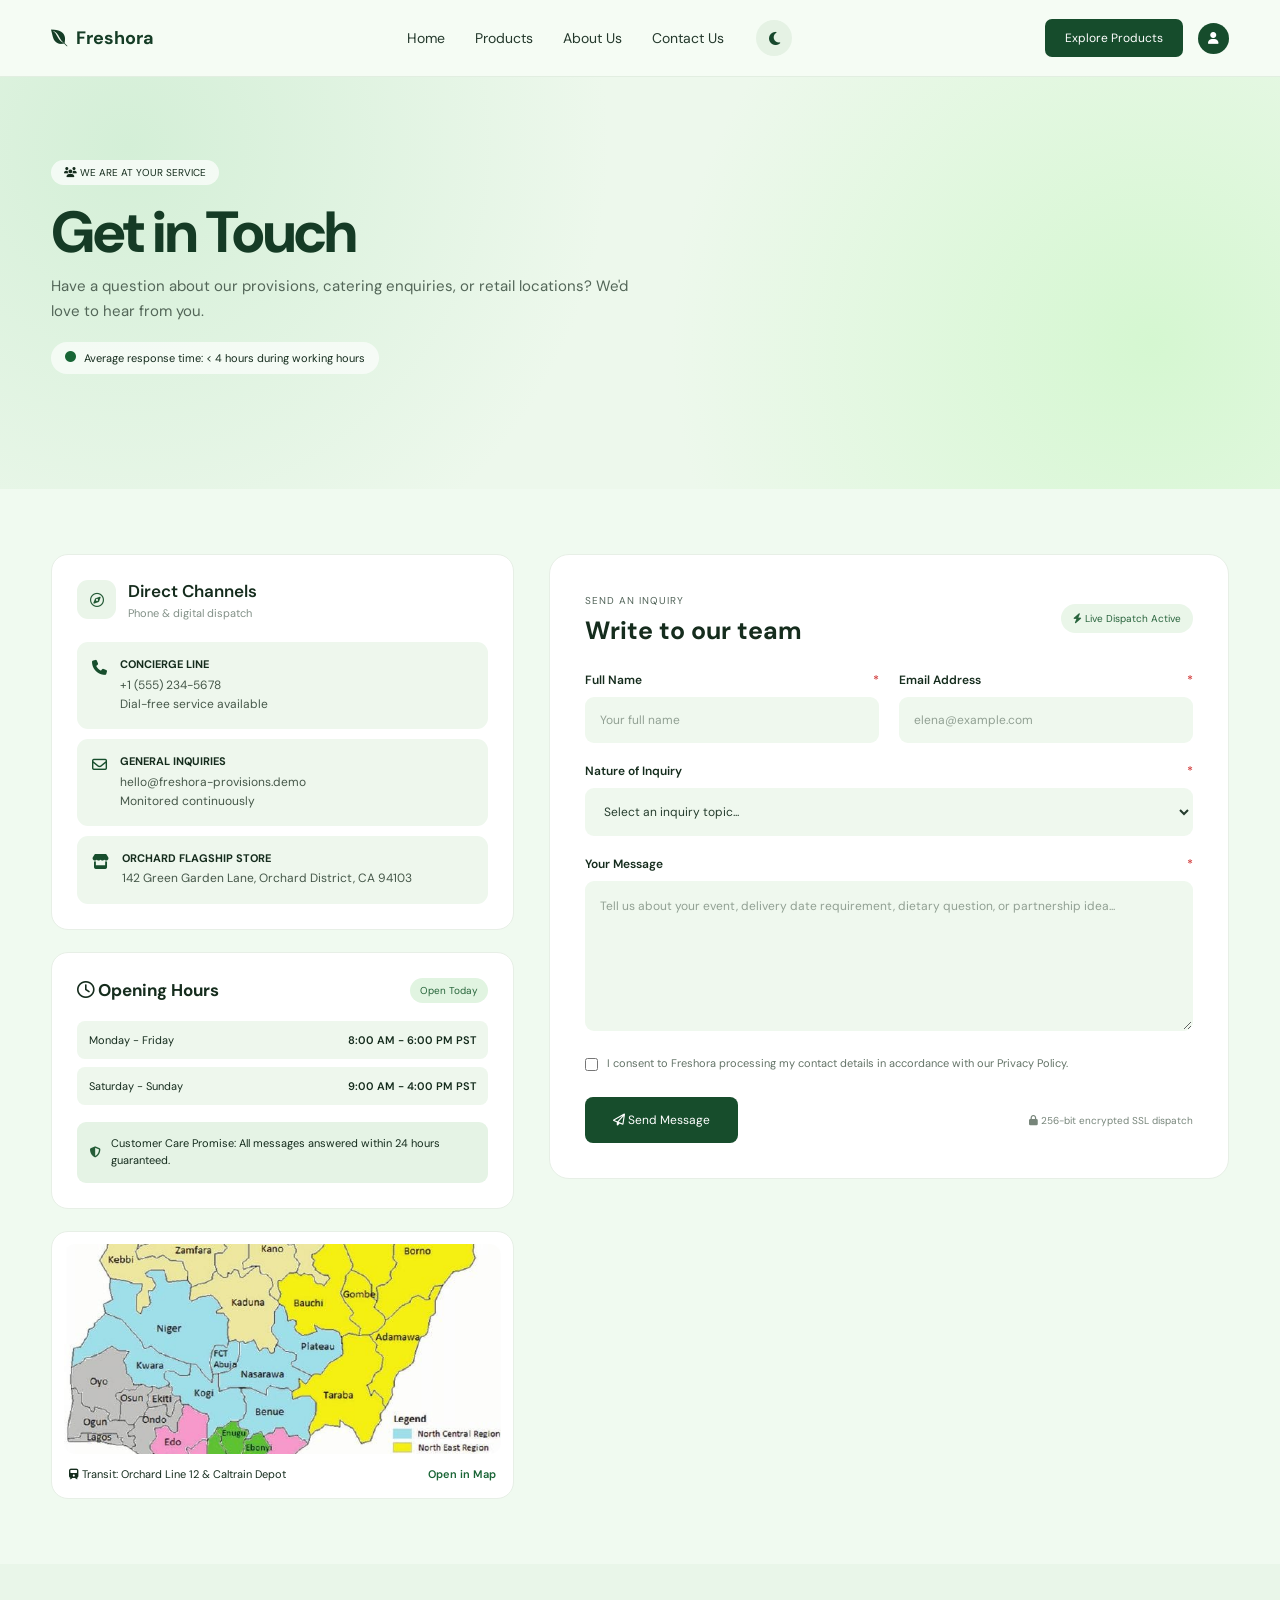
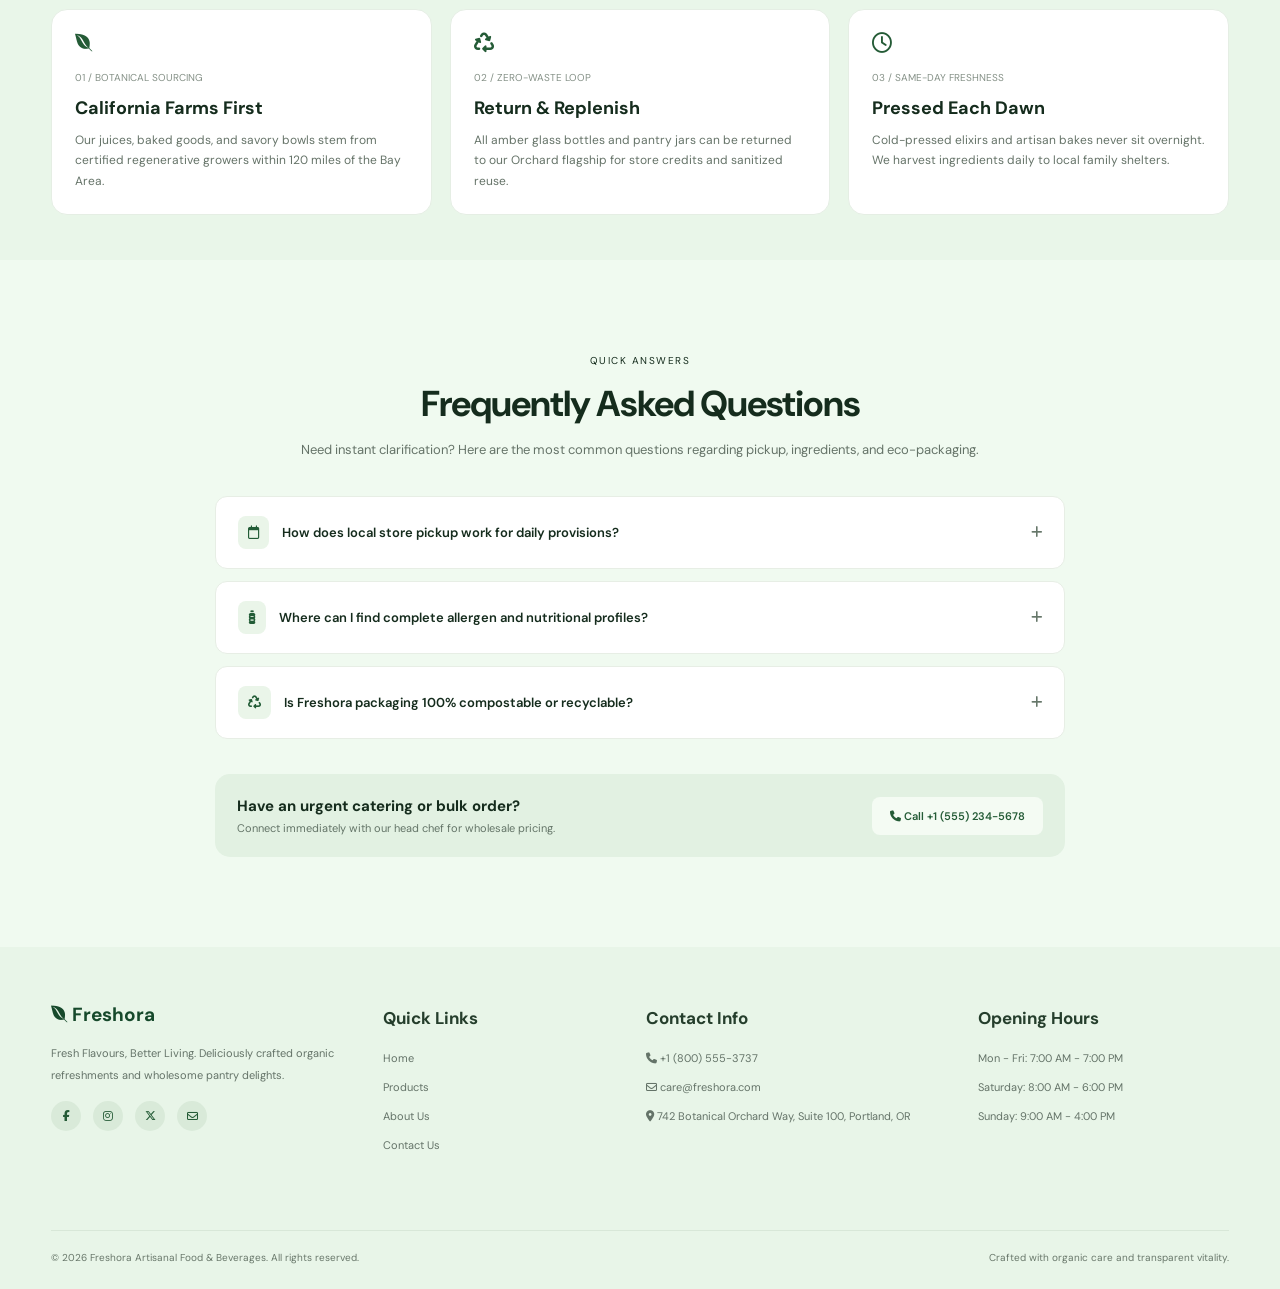
<file: contact.html>
<!DOCTYPE html>
<html lang="en">
<head>
<meta charset="UTF-8">
<meta name="viewport" content="width=device-width, initial-scale=1.0">
<title>Contact Us | Freshora</title>

<!-- Google Fonts -->
<link rel="preconnect" href="https://fonts.googleapis.com">
<link rel="preconnect" href="https://fonts.gstatic.com" crossorigin>
<link href="https://fonts.googleapis.com/css2?family=DM+Sans:wght@400;500;600;700;800&display=swap" rel="stylesheet">

<!-- Font Awesome -->
<link rel="stylesheet" href="https://cdnjs.cloudflare.com/ajax/libs/font-awesome/6.5.2/css/all.min.css">

<link rel="stylesheet" href="CSS/style.css">
<style>

/* GENERAL STYLING */

* {
    margin: 0;
    padding: 0;
    box-sizing: border-box;
}

body {
    font-family: 'DM Sans', sans-serif;
    background: #f0faf0;
    color: #152c1d;
}

a {
    text-decoration: none;
    color: inherit;
}

button,
input,
textarea,
select {
    font-family: inherit;
}

.container {
    width: 92%;
    max-width: 1250px;
    margin: auto;
}


/* HEADER */

header {
    background: #f5fcf4;
    border-bottom: 1px solid #e2eee1;
    position: fixed;
    z-index: 1000;
    width: 100%;
}

.navbar {
    height: 76px;
    display: flex;
    align-items: center;
    justify-content: space-between;
}

.logo {
    display: flex;
    align-items: center;
    gap: 8px;
    font-size: 18px;
    font-weight: 700;
    color: #153d26;
}

.logo i {
    font-size: 19px;
}

.nav-links {
    display: flex;
    align-items: center;
    gap: 30px;
}

.nav-links a {
    font-size: 14px;
    color: #24392c;
    transition: 0.3s;
}

.nav-links a:hover {
    color: #267b43;
}

.nav-right {
    display: flex;
    align-items: center;
    gap: 15px;
}

.explore-btn {
    background: #164c2c;
    color: white;
    padding: 11px 20px;
    border-radius: 7px;
    font-size: 12px;
}

.user-icon {
    width: 31px;
    height: 31px;
    border-radius: 50%;
    background: #164c2c;
    color: white;
    display: flex;
    align-items: center;
    justify-content: center;
    font-size: 12px;
}

/* HAMBURGER */

.menu-check {
    display: none;
}

.menu-toggle {
    display: none;
    font-size: 23px;
    cursor: pointer;
    color: #164c2c;
}


/* HERO SECTION */

.hero {
    min-height: 330px;
    background:
    radial-gradient(circle at 10% 30%, #d4efd7 0, transparent 40%),
    radial-gradient(circle at 90% 70%, #d5f7d1 0, transparent 40%),
    #edf8ec;

    display: flex;
    align-items: center;
}

.hero-content {
    padding: 60px 0;
}

.hero-label {
    display: inline-block;
    background: #ffffffb5;
    padding: 6px 13px;
    border-radius: 30px;
    font-size: 10px;
    margin-bottom: 16px;
}

.hero h1 {
    font-size: clamp(35px, 5vw, 58px);
    letter-spacing: -2px;
    color: #153b25;
    margin-bottom: 10px;
}

.hero p {
    max-width: 600px;
    font-size: 15px;
    line-height: 1.7;
    color: #536658;
}

.response-time {
    display: inline-flex;
    align-items: center;
    gap: 8px;
    background: #ffffffa8;
    padding: 9px 14px;
    border-radius: 30px;
    margin-top: 17px;
    font-size: 11px;
}

.response-time i {
    color: #176535;
}


/* CONTACT SECTION */

.contact-section {
    padding: 65px 0;
}

.contact-grid {
    display: grid;
    grid-template-columns: 0.85fr 1.25fr;
    gap: 35px;
    align-items: start;
}


/* LEFT COLUMN */

.left-column {
    display: flex;
    flex-direction: column;
    gap: 22px;
    min-width: 0;
}

.info-card {
    background: white;
    border: 1px solid #e7efe6;
    padding: 25px;
    border-radius: 17px;
}

.card-heading {
    display: flex;
    align-items: center;
    gap: 12px;
    margin-bottom: 22px;
}

.card-heading .icon {
    width: 39px;
    height: 39px;
    background: #eaf5e9;
    border-radius: 11px;
    display: flex;
    align-items: center;
    justify-content: center;
    color: #245a36;
}

.card-heading h3 {
    font-size: 17px;
    font-weight: 600;
}

.card-heading p {
    font-size: 11px;
    color: #829087;
    margin-top: 4px;
}


/* CONTACT DETAILS */

.contact-detail {
    background: #eef7ed;
    border-radius: 11px;
    padding: 15px;
    display: flex;
    gap: 13px;
    align-items: flex-start;
    margin-top: 10px;
}

.contact-detail i {
    font-size: 15px;
    color: #174e2d;
    margin-top: 3px;
}

.contact-detail h4 {
    font-size: 11px;
    margin-bottom: 4px;
}

.contact-detail p,
.contact-detail a {
    font-size: 12px;
    color: #46584a;
    line-height: 1.6;
    overflow-wrap: anywhere;
}


/* OPENING HOURS */

.hours-title {
    display: flex;
    align-items: center;
    justify-content: space-between;
    margin-bottom: 18px;
}

.hours-title h3 {
    font-size: 17px;
}

.open-badge {
    background: #e1f4e1;
    color: #27643a;
    font-size: 10px;
    padding: 6px 10px;
    border-radius: 20px;
}

.hour-row {
    background: #eef7ed;
    padding: 12px;
    display: flex;
    justify-content: space-between;
    gap: 10px;
    margin-top: 8px;
    border-radius: 8px;
    font-size: 11px;
}

.hour-row strong {
    font-weight: 600;
    white-space: nowrap;
}

.promise {
    margin-top: 17px;
    background: #e5f3e5;
    padding: 13px;
    border-radius: 9px;
    display: flex;
    gap: 10px;
    align-items: center;
    font-size: 11px;
    line-height: 1.6;
}

.promise i {
    color: #245c37;
}


/* MAP CARD */

.map-card {
    padding: 12px;
    width: 100%;
    min-width: 0;
    overflow: hidden;
}

.map-image {
    width: 100%;
    height: 210px;
    object-fit: cover;
    border-radius: 12px;
    display: block;
    max-width: 100%;
}

.map-location {
    padding: 13px 5px 5px;
    display: flex;
    justify-content: space-between;
    gap: 10px;
    font-size: 11px;
}

.map-location a {
    color: #1a6536;
    font-weight: 600;
    white-space: nowrap;
}


/* RIGHT COLUMN / CONTACT FORM */

.form-card {
    background: white;
    padding: 35px;
    border-radius: 20px;
    border: 1px solid #e7efe6;
    min-width: 0;
}

.form-top {
    display: flex;
    justify-content: space-between;
    align-items: center;
    margin-bottom: 25px;
    gap: 10px;
}

.form-top small {
    font-size: 10px;
    color: #526459;
    letter-spacing: 1px;
}

.form-top h2 {
    font-size: 25px;
    margin-top: 6px;
}

.live-badge {
    background: #eaf6e9;
    color: #28633c;
    padding: 8px 12px;
    border-radius: 20px;
    font-size: 10px;
    white-space: nowrap;
}

.form-grid {
    display: grid;
    grid-template-columns: 1fr 1fr;
    gap: 20px;
}

.input-group {
    margin-bottom: 20px;
}

.input-group label {
    display: flex;
    justify-content: space-between;
    font-size: 12px;
    font-weight: 600;
    margin-bottom: 9px;
}

.required {
    color: #d44848;
}

.input-group input,
.input-group select,
.input-group textarea {
    width: 100%;
    border: 1px solid transparent;
    outline: none;
    background: #eff8ee;
    padding: 14px;
    border-radius: 9px;
    font-size: 12px;
    color: #253c2d;
    transition: 0.3s;
}

.input-group input:focus,
.input-group select:focus,
.input-group textarea:focus {
    border-color: #38784b;
    background: white;
}

.input-group textarea {
    height: 150px;
    resize: vertical;
    line-height: 1.7;
}

.input-group input::placeholder,
.input-group textarea::placeholder {
    color: #91a093;
}

.consent {
    display: flex;
    gap: 9px;
    align-items: flex-start;
    font-size: 11px;
    color: #637367;
    line-height: 1.6;
    margin: 15px 0 25px;
}

.consent input {
    margin-top: 3px;
    accent-color: #245c37;
}

.form-bottom {
    display: flex;
    align-items: center;
    justify-content: space-between;
    gap: 15px;
}

.send-btn {
    background: #174d2c;
    color: white;
    border: none;
    padding: 15px 28px;
    border-radius: 8px;
    font-size: 12px;
    cursor: pointer;
    transition: 0.3s;
}

.send-btn:hover {
    background: #267340;
}

.security {
    font-size: 10px;
    color: #77857a;
}


/* FEATURES SECTION */

.features-section {
    background: #e9f6e9;
    padding: 45px 0;
}

.features-grid {
    display: grid;
    grid-template-columns: repeat(3, 1fr);
    gap: 18px;
}

.feature-card {
    background: white;
    padding: 23px;
    border-radius: 16px;
    border: 1px solid #e5eee4;
}

.feature-card i {
    font-size: 20px;
    color: #245b36;
    margin-bottom: 18px;
}

.feature-card small {
    display: block;
    font-size: 10px;
    color: #859187;
    margin-bottom: 12px;
}

.feature-card h3 {
    font-size: 18px;
    margin-bottom: 10px;
}

.feature-card p {
    font-size: 12px;
    line-height: 1.7;
    color: #657368;
}


/* FAQ SECTION */

.faq-section {
    padding: 90px 0;
}

.faq-heading {
    text-align: center;
    margin-bottom: 35px;
}

.faq-heading small {
    font-size: 10px;
    letter-spacing: 1.5px;
}

.faq-heading h2 {
    font-size: clamp(25px, 4vw, 36px);
    margin: 12px 0;
    letter-spacing: -1px;
}

.faq-heading p {
    font-size: 13px;
    color: #657368;
    line-height: 1.7;
}

.faq-container {
    max-width: 850px;
    margin: auto;
}

.faq-item {
    background: white;
    border: 1px solid #e7eee5;
    border-radius: 12px;
    margin-bottom: 12px;
    overflow: hidden;
}

.faq-item summary {
    list-style: none;
    cursor: pointer;
    padding: 19px 22px;
    display: flex;
    align-items: center;
    justify-content: space-between;
    gap: 15px;
    font-size: 13px;
    font-weight: 600;
}

.faq-item summary::-webkit-details-marker {
    display: none;
}

.faq-item summary i {
    color: #66776a;
    transition: 0.3s;
}

.faq-item[open] summary i {
    transform: rotate(45deg);
}

.faq-item summary span {
    display: flex;
    align-items: center;
    gap: 13px;
}

.faq-item summary span i {
    background: #eaf5e9;
    color: #225c36;
    padding: 10px;
    border-radius: 8px;
}

.faq-answer {
    padding: 0 22px 20px 58px;
    font-size: 12px;
    line-height: 1.8;
    color: #68776b;
}


/* URGENT BANNER */

.urgent-banner {
    max-width: 850px;
    margin: 35px auto 0;
    background: #e2f1e2;
    border-radius: 15px;
    padding: 22px;
    display: flex;
    align-items: center;
    justify-content: space-between;
    gap: 15px;
}

.urgent-banner h3 {
    font-size: 15px;
    margin-bottom: 5px;
}

.urgent-banner p {
    font-size: 11px;
    color: #637467;
}

.call-btn {
    background: #f4fbf3;
    padding: 12px 18px;
    border-radius: 8px;
    color: #245b36;
    font-size: 11px;
    font-weight: 600;
    white-space: nowrap;
}


/* FOOTER */

footer {
    background: #e8f5e8;
    padding: 55px 0 25px;
}

.footer-grid {
    display: grid;
    grid-template-columns: 1.3fr 1fr 1.3fr 1.1fr;
    gap: 35px;
}

.footer-column h3 {
    font-size: 17px;
    margin-bottom: 18px;
}

.footer-column p,
.footer-column a {
    display: block;
    font-size: 11px;
    color: #647368;
    line-height: 2;
}

.footer-column a:hover {
    color: #205a35;
}

.footer-brand {
    font-size: 19px;
    font-weight: 700;
    color: #16492b;
    margin-bottom: 15px;
}

.social-links {
    display: flex;
    gap: 12px;
    margin-top: 15px;
}

.social-links a {
    width: 30px;
    height: 30px;
    background: #d9ead9;
    border-radius: 50%;
    display: flex;
    align-items: center;
    justify-content: center;
    color: #245b36;
}

.footer-bottom {
    border-top: 1px solid #d8e7d8;
    margin-top: 40px;
    padding-top: 20px;
    display: flex;
    justify-content: space-between;
    gap: 15px;
    font-size: 10px;
    color: #68776a;
}


/* RESPONSIVENESS */

@media (max-width: 900px) {

    .map-image {
        width: 100%;
        max-width: 100%;
        height: 200px;
    }

    .contact-grid {
        grid-template-columns: 1fr;
    }

    .left-column {
        display: grid;
        grid-template-columns: 1fr 1fr;
    }

    .map-card {
        grid-column: 1 / -1;
    }

    .form-card {
        padding: 28px;
    }

    .footer-grid {
        grid-template-columns: repeat(2, 1fr);
    }

}


/* MOBILE */

@media (max-width: 650px) {

    .map-image {
        width: 100%;
        object-fit: cover;
        height: 220px;
    }

    .map-location {
        flex-wrap: wrap;
        font-size: 10px;
    }

    .container {
        width: 91%;
    }

    .navbar {
        height: 68px;
    }

    .logo {
        font-size: 16px;
    }

    .menu-toggle {
        display: block;
        order: 3;
    }

    .nav-right {
        margin-left: auto;
        margin-right: 18px;
    }

    .explore-btn {
        padding: 9px 12px;
        font-size: 10px;
    }

    .user-icon {
        display: none;
    }

    .nav-links {
        position: absolute;
        top: 68px;
        left: 0;
        width: 100%;
        background: #f5fcf4;
        display: flex;
        flex-direction: column;
        align-items: flex-start;
        gap: 0;
        padding: 0 5%;
        max-height: 0;
        overflow: hidden;
        transition: max-height 0.35s ease, padding 0.35s ease;
        border-bottom: 1px solid transparent;
    }

    .nav-links a {
        width: 100%;
        padding: 15px 0;
        border-bottom: 1px solid #e3eee2;
    }

    .menu-check:checked ~ .nav-links {
        max-height: 300px;
        padding-top: 10px;
        padding-bottom: 10px;
        border-bottom-color: #e3eee2;
    }

    .hero {
        min-height: 290px;
    }

    .hero-content {
        padding: 80px 0;
    }

    .hero h1 {
        font-size: 39px;
    }

    .hero p {
        font-size: 13px;
    }

    .contact-section {
        padding: 35px 0;
    }

    .left-column {
        display: flex;
    }

    .info-card {
        padding: 20px;
    }

    .form-card {
        padding: 22px 17px;
    }

    .form-grid {
        grid-template-columns: 1fr;
        gap: 0;
    }

    .form-top {
        align-items: flex-start;
        flex-direction: column;
    }

    .form-top h2 {
        font-size: 22px;
    }

    .input-group textarea {
        height: 130px;
    }

    .form-bottom {
        align-items: flex-start;
        flex-direction: column;
    }

    .send-btn {
        width: 100%;
    }

    .features-section {
        padding: 30px 0;
    }

    .features-grid {
        grid-template-columns: 1fr;
    }

    .feature-card {
        padding: 22px;
    }

    .faq-section {
        padding: 60px 0;
    }

    .faq-heading h2 {
        font-size: 27px;
    }

    .faq-heading p {
        font-size: 12px;
    }

    .faq-item summary {
        padding: 16px;
        font-size: 12px;
    }

    .faq-answer {
        padding: 0 16px 17px;
    }

    .urgent-banner {
        align-items: flex-start;
        flex-direction: column;
        padding: 20px;
    }

    .call-btn {
        width: 100%;
        text-align: center;
    }

    .footer-grid {
        grid-template-columns: 1fr 1fr;
        gap: 30px 18px;
    }

    .footer-column h3 {
        font-size: 14px;
    }

    .footer-column p,
    .footer-column a {
        font-size: 10px;
    }

    .footer-bottom {
        flex-direction: column;
        line-height: 1.8;
    }

}

@media (max-width: 380px) {
     .map-image {
        width: 100%;
        object-fit: cover;
        height: 220px;
    }

    .map-location {
        flex-wrap: wrap;
        font-size: 10px;
    }

    .nav-right {
        margin-right: 10px;
    }

    .explore-btn {
        padding: 8px;
    }

    .hour-row {
        font-size: 10px;
    }

    .footer-grid {
        grid-template-columns: 1fr;
    }

}


.theme-toggle {
    width: 36px;
    height: 36px;
    display: grid;
    place-items: center;
    border: none;
    border-radius: 50%;
    background: #e5f2e4;
    color: #16482c;
    font-size: 15px;
    cursor: pointer;
    transition: 0.3s;
}

.theme-toggle:hover {
    transform: rotate(15deg);
}




/* =================================
   FRESHORA CONTACT PAGE DARK MODE
================================= */

body.dark-mode {
    background: #101a13;
    color: #e5eee6;
}

/* HEADER */

body.dark-mode header {
    background: #17251b;
    border-bottom-color: #304333;
}

body.dark-mode .logo,
body.dark-mode .nav-links a {
    color: #e5eee6;
}

body.dark-mode .nav-links a:hover {
    color: #a8dcae;
}

body.dark-mode .menu-toggle {
    color: #e5eee6;
}

body.dark-mode .nav-links {
    background: #17251b;
}

body.dark-mode .nav-links a {
    border-color: #304333;
}

/* THEME BUTTON */

body.dark-mode .theme-toggle {
    background: #304b35;
    color: #ffffff;
}

/* HEADER BUTTONS */

body.dark-mode .explore-btn,
body.dark-mode .user-icon {
    background: #39734a;
    color: #ffffff;
}

/* HERO SECTION */

body.dark-mode .hero {
    background:
        radial-gradient(circle at 10% 30%, #24432c 0, transparent 40%),
        radial-gradient(circle at 90% 70%, #1c3824 0, transparent 40%),
        #142219;
}

body.dark-mode .hero-label,
body.dark-mode .response-time {
    background: #263d2c;
    color: #dce9de;
}

body.dark-mode .hero h1 {
    color: #ffffff;
}

body.dark-mode .hero p {
    color: #c0d0c3;
}

body.dark-mode .response-time i {
    color: #a8dcae;
}

/* CONTACT SECTION */

body.dark-mode .contact-section {
    background: #101a13;
}

/* INFORMATION CARDS */

body.dark-mode .info-card,
body.dark-mode .form-card {
    background: #19271d;
    border-color: #304333;
}

/* CARD HEADINGS */

body.dark-mode .card-heading h3,
body.dark-mode .hours-title h3,
body.dark-mode .form-top h2 {
    color: #f1f7f1;
}

body.dark-mode .card-heading p {
    color: #b2c1b5;
}

/* CARD ICONS */

body.dark-mode .card-heading .icon {
    background: #29432e;
    color: #a8dcae;
}

/* CONTACT DETAILS */

body.dark-mode .contact-detail {
    background: #223528;
}

body.dark-mode .contact-detail h4 {
    color: #e5eee6;
}

body.dark-mode .contact-detail p,
body.dark-mode .contact-detail a {
    color: #c4d2c6;
}

body.dark-mode .contact-detail i {
    color: #a8dcae;
}

/* OPENING HOURS */

body.dark-mode .hour-row {
    background: #223528;
    color: #dce9de;
}

body.dark-mode .hour-row strong {
    color: #ffffff;
}

body.dark-mode .open-badge {
    background: #294b32;
    color: #a8e0ad;
}

body.dark-mode .promise {
    background: #263e2c;
    color: #dce9de;
}

body.dark-mode .promise p {
    color: #dce9de;
}

body.dark-mode .promise i {
    color: #a8dcae;
}

/* MAP CARD */

body.dark-mode .map-location {
    color: #dce9de;
}

body.dark-mode .map-location a {
    color: #a8dcae;
}

/* CONTACT FORM */

body.dark-mode .form-top small {
    color: #b2c1b5;
}

body.dark-mode .live-badge {
    background: #294b32;
    color: #a8dcae;
}

body.dark-mode .input-group label {
    color: #e5eee6;
}

body.dark-mode .input-group input,
body.dark-mode .input-group select,
body.dark-mode .input-group textarea {
    background: #26382b;
    color: #ffffff;
    border-color: #405744;
}

body.dark-mode .input-group input::placeholder,
body.dark-mode .input-group textarea::placeholder {
    color: #aab9ad;
}

body.dark-mode .input-group input:focus,
body.dark-mode .input-group select:focus,
body.dark-mode .input-group textarea:focus {
    background: #304536;
    border-color: #80b88a;
}

body.dark-mode .input-group select option {
    background: #26382b;
    color: #ffffff;
}

body.dark-mode .consent {
    color: #c4d2c6;
}

body.dark-mode .consent span {
    color: #c4d2c6;
}

body.dark-mode .security {
    color: #b2c1b5;
}

body.dark-mode .send-btn {
    background: #39734a;
    color: #ffffff;
}

body.dark-mode .send-btn:hover {
    background: #4b8c5c;
}

/* FEATURES SECTION */

body.dark-mode .features-section {
    background: #142219;
}

body.dark-mode .feature-card {
    background: #1d2c21;
    border-color: #304333;
}

body.dark-mode .feature-card h3 {
    color: #f1f7f1;
}

body.dark-mode .feature-card p {
    color: #c1d0c4;
}

body.dark-mode .feature-card small {
    color: #a8dcae;
}

body.dark-mode .feature-card i {
    color: #a8dcae;
}

/* FAQ SECTION */

body.dark-mode .faq-section {
    background: #101a13;
}

body.dark-mode .faq-heading small {
    color: #a8dcae;
}

body.dark-mode .faq-heading h2 {
    color: #ffffff;
}

body.dark-mode .faq-heading p {
    color: #c1d0c4;
}

body.dark-mode .faq-item {
    background: #1d2c21;
    border-color: #304333;
}

body.dark-mode .faq-item summary {
    color: #e5eee6;
}

body.dark-mode .faq-item summary > i {
    color: #a8dcae;
}

body.dark-mode .faq-item summary span i {
    background: #304b35;
    color: #a8dcae;
}

body.dark-mode .faq-answer {
    color: #c1d0c4;
}

/* URGENT BANNER */

body.dark-mode .urgent-banner {
    background: #1b3d27;
}

body.dark-mode .urgent-banner h3 {
    color: #ffffff;
}

body.dark-mode .urgent-banner p {
    color: #c1d0c4;
}

body.dark-mode .call-btn {
    background: #304b35;
    color: #ffffff;
}

/* FOOTER */

body.dark-mode footer {
    background: #17251b;
}

body.dark-mode .footer-brand {
    color: #a8dcae;
}

body.dark-mode .footer-column h3 {
    color: #ffffff;
}

body.dark-mode .footer-column p,
body.dark-mode .footer-column a {
    color: #c1d0c4;
}

body.dark-mode .footer-column a:hover {
    color: #a8dcae;
}

body.dark-mode .social-links a {
    background: #304b35;
    color: #ffffff;
}

body.dark-mode .footer-bottom {
    border-color: #304333;
    color: #b2c1b5;
}

/* SMOOTH TRANSITION */

body,
header,
.nav-links,
.hero,
.info-card,
.form-card,
.contact-detail,
.hour-row,
.promise,
.features-section,
.feature-card,
.faq-item,
.urgent-banner,
footer {
    transition: background 0.35s ease,
                color 0.35s ease,
                border-color 0.35s ease;
}


</style>
</head>

<body>


<!-- HEADER -->

<header>
    <div class="container navbar">

        <a href="index.html" class="logo">
            <i class="fa-brands fa-envira"></i>
            Freshora
        </a>

        <input type="checkbox" id="menu-check" class="menu-check">

        <nav class="nav-links" id="nav">
            <a href="index.html">Home</a>
            <a href="product.html">Products</a>
            <a href="about.html">About Us</a>
            <a href="#">Contact Us</a>

            <button class="theme-toggle" id="theme-toggle" aria-label="Switch theme">
            <i class="fa-solid fa-moon"></i>
            </button>
        </nav>

        <div class="nav-right">
            <a href="products.html" class="explore-btn">
                Explore Products
            </a>

            <a href="#" class="user-icon">
                <i class="fa-solid fa-user"></i>
            </a>
        </div>

        <label for="menu-check" class="menu-toggle">
            <i class="fa-solid fa-bars"></i>
        </label>

    </div>
</header>


<!-- HERO SECTION -->

<section class="hero">

    <div class="container hero-content">

        <span class="hero-label">
            <i class="fa-solid fa-users"></i>
            WE ARE AT YOUR SERVICE
        </span>

        <h1>Get in Touch</h1>

        <p>
            Have a question about our provisions, catering enquiries,
            or retail locations? We'd love to hear from you.
        </p>

        <div class="response-time">
            <i class="fa-solid fa-circle"></i>
            Average response time: &lt; 4 hours during working hours
        </div>

    </div>

</section>


<!-- CONTACT SECTION -->

<section class="contact-section">

    <div class="container contact-grid">


        <!-- LEFT COLUMN -->

        <div class="left-column">


            <!-- DIRECT CHANNELS -->

            <div class="info-card">

                <div class="card-heading">

                    <div class="icon">
                        <i class="fa-regular fa-compass"></i>
                    </div>

                    <div>
                        <h3>Direct Channels</h3>
                        <p>Phone & digital dispatch</p>
                    </div>

                </div>


                <div class="contact-detail">

                    <i class="fa-solid fa-phone"></i>

                    <div>
                        <h4>CONCIERGE LINE</h4>
                        <a href="tel:+15552345678">
                            +1 (555) 234-5678
                        </a>
                        <p>Dial-free service available</p>
                    </div>

                </div>


                <div class="contact-detail">

                    <i class="fa-regular fa-envelope"></i>

                    <div>
                        <h4>GENERAL INQUIRIES</h4>
                        <a href="mailto:hello@freshora-provisions.demo">
                            hello@freshora-provisions.demo
                        </a>
                        <p>Monitored continuously</p>
                    </div>

                </div>


                <div class="contact-detail">

                    <i class="fa-solid fa-store"></i>

                    <div>
                        <h4>ORCHARD FLAGSHIP STORE</h4>
                        <p>
                            142 Green Garden Lane,
                            Orchard District, CA 94103
                        </p>
                    </div>

                </div>

            </div>


            <!-- OPENING HOURS -->

            <div class="info-card">

                <div class="hours-title">

                    <h3>
                        <i class="fa-regular fa-clock"></i>
                        Opening Hours
                    </h3>

                    <span class="open-badge">
                        Open Today
                    </span>

                </div>


                <div class="hour-row">
                    <span>Monday - Friday</span>
                    <strong>8:00 AM - 6:00 PM PST</strong>
                </div>

                <div class="hour-row">
                    <span>Saturday - Sunday</span>
                    <strong>9:00 AM - 4:00 PM PST</strong>
                </div>


                <div class="promise">

                    <i class="fa-solid fa-shield-halved"></i>

                    <p>
                        Customer Care Promise:
                        All messages answered within 24 hours guaranteed.
                    </p>

                </div>

            </div>


            <!-- LOCATION MAP -->

            <div class="info-card map-card">

                <!-- Replace this with your actual map image -->
                <img
                    src="/assets/WhatsApp Image 2026-10-30 at 10.24.21 PM.jpeg" class="map-image"
                >

                <div class="map-location">

                    <span>
                        <i class="fa-solid fa-train"></i>
                        Transit: Orchard Line 12 & Caltrain Depot
                    </span>

                    <a href="https://maps.google.com/?q=San+Francisco"
                       target="_blank">
                        Open in Map
                    </a>

                </div>

            </div>


        </div>


        <!-- RIGHT COLUMN / FORM -->

        <div class="form-card">

            <div class="form-top">

                <div>
                    <small>SEND AN INQUIRY</small>
                    <h2>Write to our team</h2>
                </div>

                <span class="live-badge">
                    <i class="fa-solid fa-bolt"></i>
                    Live Dispatch Active
                </span>

            </div>


            <form>

                <div class="form-grid">

                    <div class="input-group">

                        <label>
                            Full Name <span class="required">*</span>
                        </label>

                        <input
                            type="text"
                            name="fullname"
                            placeholder="Your full name"
                            required
                            id="name"
                        >

                    </div>


                    <div class="input-group">

                        <label>
                            Email Address <span class="required">*</span>
                        </label>

                        <input
                            type="email"
                            name="email"
                            placeholder="elena@example.com"
                            required
                            id="email"
                        >

                    </div>

                </div>


                <div class="input-group">

                    <label>
                        Nature of Inquiry
                        <span class="required">*</span>
                    </label>

                    <select name="inquiry" required>

                        <option value="">
                            Select an inquiry topic...
                        </option>

                        <option>Product Information</option>

                        <option>Catering Services</option>

                        <option>Wholesale Partnership</option>

                        <option>Delivery Enquiries</option>

                        <option>Customer Support</option>

                        <option>Other</option>

                    </select>

                </div>


                <div class="input-group">

                    <label>
                        Your Message
                        <span class="required">*</span>
                    </label>

                    <textarea
                        name="message"
                        placeholder="Tell us about your event, delivery date requirement, dietary question, or partnership idea..."
                        required
                        id="message"
                    ></textarea>

                </div>


                <label class="consent">

                    <input type="checkbox" required>

                    <span>
                        I consent to Freshora processing my contact details
                        in accordance with our Privacy Policy.
                    </span>

                </label>


                <div class="form-bottom">

                    <button type="button" class="send-btn" onclick="sendWhatsapp()">

                        <i class="fa-regular fa-paper-plane"></i>
                        Send Message

                    </button>

                    <span class="security">
                        <i class="fa-solid fa-lock"></i>
                        256-bit encrypted SSL dispatch
                    </span>

                </div>
            </form>
            
        </div>
        
        
    </div>
    
    
</section>


<!-- FEATURES SECTION -->

<section class="features-section">

    <div class="container features-grid">


        <div class="feature-card">

            <i class="fa-brands fa-envira"></i>

            <small>01 / BOTANICAL SOURCING</small>

            <h3>California Farms First</h3>

            <p>
                Our juices, baked goods, and savory bowls stem from
                certified regenerative growers within 120 miles
                of the Bay Area.
            </p>

        </div>


        <div class="feature-card">

            <i class="fa-solid fa-recycle"></i>

            <small>02 / ZERO-WASTE LOOP</small>

            <h3>Return & Replenish</h3>

            <p>
                All amber glass bottles and pantry jars can be returned
                to our Orchard flagship for store credits and sanitized
                reuse.
            </p>

        </div>


        <div class="feature-card">

            <i class="fa-regular fa-clock"></i>

            <small>03 / SAME-DAY FRESHNESS</small>

            <h3>Pressed Each Dawn</h3>

            <p>
                Cold-pressed elixirs and artisan bakes never sit overnight.
                We harvest ingredients daily to local family shelters.
            </p>

        </div>


    </div>

</section>


<!-- FAQ SECTION -->

<section class="faq-section">

    <div class="container">

        <div class="faq-heading">

            <small>QUICK ANSWERS</small>

            <h2>Frequently Asked Questions</h2>

            <p>
                Need instant clarification? Here are the most common
                questions regarding pickup, ingredients, and eco-packaging.
            </p>

        </div>


        <div class="faq-container">


            <details class="faq-item">

                <summary>

                    <span>
                        <i class="fa-regular fa-calendar"></i>
                        How does local store pickup work for daily provisions?
                    </span>

                    <i class="fa-solid fa-plus"></i>

                </summary>

                <div class="faq-answer">

                    Simply place your order online and select the local
                    store pickup option. You will receive a notification
                    when your order is ready for collection.

                </div>

            </details>


            <details class="faq-item">

                <summary>

                    <span>
                        <i class="fa-solid fa-bottle-water"></i>
                        Where can I find complete allergen and nutritional profiles?
                    </span>

                    <i class="fa-solid fa-plus"></i>

                </summary>

                <div class="faq-answer">

                    You can find ingredient and nutritional information
                    on individual product pages. You can also contact
                    our customer care team for additional details.

                </div>

            </details>


            <details class="faq-item">

                <summary>

                    <span>
                        <i class="fa-solid fa-recycle"></i>
                        Is Freshora packaging 100% compostable or recyclable?
                    </span>

                    <i class="fa-solid fa-plus"></i>

                </summary>

                <div class="faq-answer">

                    We aim to use environmentally responsible packaging.
                    Please check individual product packaging for
                    recycling and composting instructions.

                </div>

            </details>


        </div>


        <!-- URGENT BANNER -->

        <div class="urgent-banner">

            <div>

                <h3>Have an urgent catering or bulk order?</h3>

                <p>
                    Connect immediately with our head chef for wholesale pricing.
                </p>

            </div>

            <a href="tel:+2347084146608" class="call-btn">

                <i class="fa-solid fa-phone"></i>
                Call +1 (555) 234-5678

            </a>

        </div>


    </div>

</section>


<!-- FOOTER -->

<footer>

    <div class="container">


        <div class="footer-grid">


            <!-- BRAND -->

            <div class="footer-column">

                <div class="footer-brand">
                    <i class="fa-brands fa-envira"></i>
                    Freshora
                </div>

                <p>
                    Fresh Flavours, Better Living.
                    Deliciously crafted organic refreshments
                    and wholesome pantry delights.
                </p>

                <div class="social-links">

                    <a href="#">
                        <i class="fa-brands fa-facebook-f"></i>
                    </a>

                    <a href="#">
                        <i class="fa-brands fa-instagram"></i>
                    </a>

                    <a href="#">
                        <i class="fa-brands fa-x-twitter"></i>
                    </a>

                    <a href="#">
                        <i class="fa-regular fa-envelope"></i>
                    </a>

                </div>

            </div>


            <!-- QUICK LINKS -->

            <div class="footer-column">

                <h3>Quick Links</h3>

                <a href="index.html">Home</a>

                <a href="products.html">Products</a>

                <a href="about.html">About Us</a>

                <a href="contact.html">Contact Us</a>

            </div>


            <!-- CONTACT INFO -->

            <div class="footer-column">

                <h3>Contact Info</h3>

                <p>
                    <i class="fa-solid fa-phone"></i>
                    +1 (800) 555-3737
                </p>

                <p>
                    <i class="fa-regular fa-envelope"></i>
                    care@freshora.com
                </p>

                <p>
                    <i class="fa-solid fa-location-dot"></i>
                    742 Botanical Orchard Way,
                    Suite 100, Portland, OR
                </p>

            </div>


            <!-- OPENING HOURS -->

            <div class="footer-column">

                <h3>Opening Hours</h3>

                <p>Mon - Fri: 7:00 AM - 7:00 PM</p>

                <p>Saturday: 8:00 AM - 6:00 PM</p>

                <p>Sunday: 9:00 AM - 4:00 PM</p>

            </div>


        </div>


        <div class="footer-bottom">

            <p>
                &copy; 2026 Freshora Artisanal Food & Beverages.
                All rights reserved.
            </p>

            <p>
                Crafted with organic care and transparent vitality.
            </p>

        </div>


    </div>

</footer>

<script src="JS/script.js"></script>

<script>

function sendWhatsapp() {

    // Collect customer's information
    let name = document.getElementById("name").value;
    let email = document.getElementById("email").value;
    let inquiry = document.querySelector('[name="inquiry"]').value;
    let message = document.getElementById("message").value;

    // Arrange information in an array
    let details = [
        "Full Name: " + name,
        "Email: " + email,
        "Inquiry: " + inquiry,
        "Message: " + message
    ];

    // Create WhatsApp message
    let whatsappMessage = "Hello Freshora!\n\n" + details.join("\n\n");

    // Your WhatsApp number
    let phone = "2347049075862";

    // Create WhatsApp link
    let link = "https://wa.me/" + phone + "?text=" + encodeURIComponent(whatsappMessage);

    // Open WhatsApp
    window.open(link, "_blank");

}

</script>

</body>
</html>
</file>
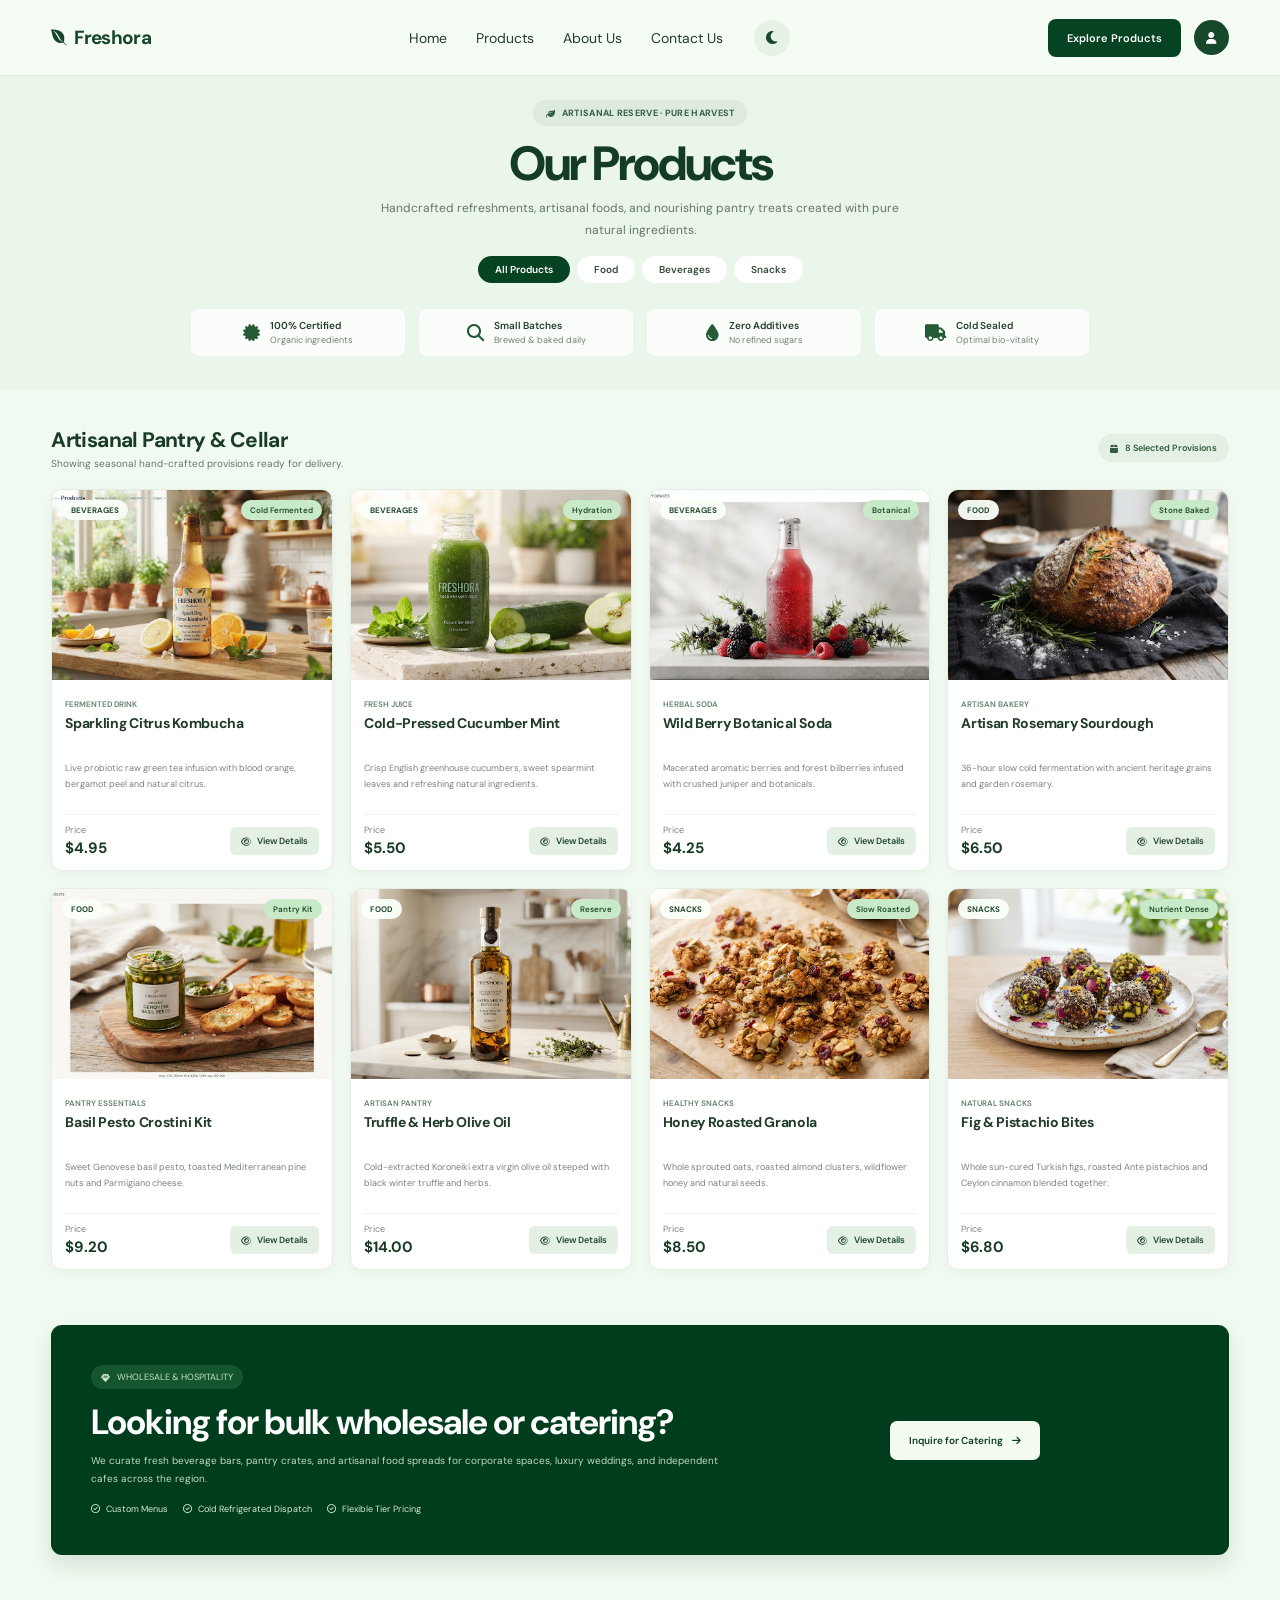
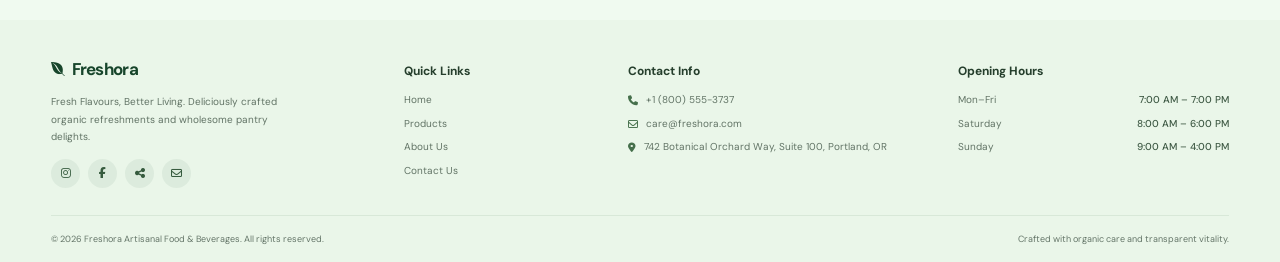
<file: product.html>
<!DOCTYPE html>
<html lang="en">

<head>

    <meta charset="UTF-8">
    <meta name="viewport" content="width=device-width, initial-scale=1.0">

    <meta name="description" content="Explore Freshora's handcrafted beverages, artisanal foods and natural pantry products.">

    <title>Freshora | Our Products</title>

    <!-- GOOGLE FONTS -->
    <link rel="preconnect" href="https://fonts.googleapis.com">
    <link rel="preconnect" href="https://fonts.gstatic.com" crossorigin>

    <link href="https://fonts.googleapis.com/css2?family=DM+Sans:wght@400;500;600;700;800&display=swap" rel="stylesheet">

    <!-- FONT AWESOME -->
    <link rel="stylesheet" href="https://cdnjs.cloudflare.com/ajax/libs/font-awesome/6.5.2/css/all.min.css">

    <link rel="stylesheet" href="CSS/style.css">

<style>

/* =========================
   BASIC PAGE SETTINGS
========================= */

* {
    margin: 0;
    padding: 0;
    box-sizing: border-box;
}

html {
    scroll-behavior: smooth;
}

body {
    font-family: 'DM Sans', sans-serif;
    color: #173b28;
    background: #eff9ef;
    font-size: 14px;
}

a {
    text-decoration: none;
    color: inherit;
}

img {
    display: block;
    width: 100%;
}

.page-width {
    width: 92%;
    max-width: 1240px;
    margin: 0 auto;
}


/* =========================
   HEADER
========================= */

.site-header {
    height: 76px;
    background: #f5fcf4;
    border-bottom: 1px solid #e0eee0;
    position: fixed;
    z-index: 100;
    width: 100%;
}

.header-inner {
    width: 92%;
    max-width: 1240px;
    height: 100%;
    margin: auto;

    display: flex;
    align-items: center;
    justify-content: space-between;
}

.brand {
    display: inline-flex;
    align-items: center;
    gap: 7px;

    color: #17452b;
    font-size: 19px;
    font-weight: 700;
    letter-spacing: -0.7px;
    white-space: nowrap;
}

.brand i {
    font-size: 18px;
}

.main-nav {
    display: flex;
    align-items: center;
    gap: 29px;

    /* margin-left: auto;
    margin-right: 32px; */
}

.main-nav a {
    font-size: 14px;
    color: #263c2d;
    transition: 0.3s;
}

.main-nav a:hover {
    color: #4c8b5b;
}

.header-actions {
    display: flex;
    align-items: center;
    gap: 13px;
}

.top-button {
    background: #064322;
    color: white;

    padding: 12px 19px;
    border-radius: 8px;

    font-size: 11px;
    font-weight: 600;
    transition: 0.3s;
}

.top-button:hover {
    background: #276c3d;
}

.account-button {
    width: 35px;
    height: 35px;

    display: grid;
    place-items: center;

    border-radius: 50%;
    background: #16482c;
    color: white;
    font-size: 12px;
}

/* HAMBURGER */

#menu-toggle {
    display: none;
}

.menu-button {
    display: none;
    cursor: pointer;
}


/* =========================
   PRODUCTS HERO SECTION
========================= */

.products-hero {
    background: #eaf6e9;
    padding: 100px 0 34px;
    text-align: center;
}

.products-hero-inner {
    width: 92%;
    max-width: 950px;
    margin: auto;
}

.eyebrow {
    display: inline-flex;
    align-items: center;
    gap: 7px;

    padding: 7px 13px;
    margin-bottom: 10px;

    border-radius: 30px;
    background: #dcebdd;

    color: #365d42;
    font-size: 9px;
    font-weight: 700;
    letter-spacing: 0.3px;
}

.products-hero h1 {
    color: #143c25;
    font-size: clamp(36px, 5vw, 48px);
    line-height: 1.15;
    letter-spacing: -2px;
    font-weight: 800;
    margin-bottom: 7px;
}

.products-hero p {
    max-width: 550px;
    margin: 0 auto;

    color: #647668;
    font-size: 12px;
    line-height: 1.8;
}


/* =========================
   PRODUCT FILTERS
========================= */

.filter-list {
    display: flex;
    align-items: center;
    justify-content: center;
    flex-wrap: wrap;

    gap: 7px;
    margin-top: 15px;
}

.filter-list a {
    padding: 7px 17px;

    border-radius: 30px;
    background: #ffffff;

    color: #334c39;
    font-size: 10px;
    font-weight: 600;

    transition: 0.3s;
}

.filter-list a:hover,
.filter-list a.active {
    background: #064322;
    color: white;
}


/* =========================
   TRUST BADGES
========================= */

.product-trust {
    display: grid;
    grid-template-columns: repeat(4, 1fr);
    gap: 12px;

    max-width: 900px;
    margin: 25px auto 0;
}

.trust-box {
    display: flex;
    align-items: center;
    justify-content: center;
    gap: 10px;

    padding: 10px 12px;

    background: rgba(255,255,255,0.75);
    border: 1px solid #edf4ed;
    border-radius: 9px;

    text-align: left;
}

.trust-box i {
    color: #245a35;
    font-size: 17px;
}

.trust-box strong {
    display: block;
    color: #263e2d;
    font-size: 10px;
    font-weight: 600;
}

.trust-box small {
    display: block;
    color: #738176;
    font-size: 9px;
    margin-top: 2px;
}


/* =========================
   PRODUCT SECTION
========================= */

.product-section {
    background: #f0faf0;
    padding: 35px 0 55px;
}

.product-heading {
    display: flex;
    align-items: center;
    justify-content: space-between;
    gap: 15px;

    margin-bottom: 19px;
}

.product-heading h2 {
    color: #193b27;
    font-size: 21px;
    letter-spacing: -0.6px;
    margin-bottom: 3px;
}

.product-heading p {
    color: #69786b;
    font-size: 10px;
}

.selected-products {
    display: inline-flex;
    align-items: center;
    gap: 7px;

    padding: 8px 12px;
    border-radius: 30px;

    background: #e3f0e3;
    color: #315b3b;

    font-size: 9px;
    font-weight: 600;
    white-space: nowrap;
}


/* =========================
   PRODUCT GRID
========================= */

.product-grid {
    display: grid;
    grid-template-columns: repeat(4, minmax(0, 1fr));
    gap: 17px;
}

.product-card {
    min-width: 0;
    overflow: hidden;

    background: #ffffff;
    border: 1px solid #e5eee4;
    border-radius: 11px;

    box-shadow: 0 3px 12px rgba(28, 63, 36, 0.035);

    transition: transform 0.3s, box-shadow 0.3s;
}

.product-card:hover {
    transform: translateY(-5px);

    box-shadow: 0 10px 22px rgba(28, 63, 36, 0.10);
}


/* PRODUCT IMAGE */

.product-image {
    height: 190px;
    position: relative;
    overflow: hidden;
    background: #e1eee0;
}

.product-image img {
    width: 100%;
    height: 100%;

    object-fit: cover;

    transition: transform 0.4s;
}

.product-card:hover .product-image img {
    transform: scale(1.05);
}


/* IMAGE LABELS */

.product-tag {
    position: absolute;
    top: 10px;
    left: 10px;

    padding: 5px 9px;
    border-radius: 20px;

    background: rgba(250, 255, 249, 0.95);
    color: #274a31;

    font-size: 8px;
    font-weight: 700;
}

.product-label {
    position: absolute;
    top: 10px;
    right: 10px;

    padding: 5px 9px;
    border-radius: 20px;

    background: #c8eac8;
    color: #214b2d;

    font-size: 8px;
    font-weight: 600;
}


/* PRODUCT DETAILS */

.product-info {
    padding: 13px 13px 12px;
}

.category {
    display: inline-block;
    color: #65806a;

    font-size: 8px;
    font-weight: 600;
    text-transform: uppercase;

    margin-bottom: 5px;
}

.product-info h3 {
    color: #203c29;
    font-size: 14px;
    line-height: 1.4;
    letter-spacing: -0.3px;

    margin-bottom: 5px;
}

.product-info > p {
    color: #788579;
    font-size: 9px;
    line-height: 1.7;

    min-height: 43px;

    margin-bottom: 10px;
}


/* PRODUCT PRICE */

.product-bottom {
    display: flex;
    justify-content: space-between;
    align-items: center;
    gap: 7px;

    padding-top: 9px;
    border-top: 1px solid #edf1ed;
}

.product-price small {
    display: block;
    color: #788579;
    font-size: 9px;
    margin-bottom: 2px;
}

.product-price strong {
    display: block;
    color: #193c25;
    font-size: 15px;
    font-weight: 700;
}


/* VIEW DETAILS BUTTON */

.product-bottom a {
    display: flex;
    align-items: center;
    justify-content: center;
    gap: 6px;

    padding: 8px 11px;
    border-radius: 6px;

    background: #e4f0e4;
    color: #20472d;

    font-size: 9px;
    font-weight: 600;

    transition: 0.3s;
}

.product-bottom a:hover {
    background: #064322;
    color: white;
}


/* =========================
   WHOLESALE BANNER
========================= */

.callout-section {
    background: #f0faf0;
    padding: 0 0 65px;
}

.callout {
    min-height: 230px;

    position: relative;
    overflow: hidden;

    display: flex;
    align-items: center;
    justify-content: space-between;
    gap: 25px;

    padding: 35px 40px;

    border-radius: 11px;
    background: #003d1d;

    box-shadow: 0 10px 20px rgba(20, 61, 31, 0.12);
}

.callout-content {
    max-width: 650px;
    position: relative;
    z-index: 2;
}

.delivery-label {
    display: inline-flex;
    align-items: center;
    gap: 7px;

    padding: 6px 10px;
    border-radius: 20px;

    color: #c5e4c9;
    background: #14552f;

    font-size: 9px;
    margin-bottom: 12px;
}

.callout h2 {
    color: white;
    font-size: clamp(25px, 3.5vw, 35px);
    line-height: 1.2;
    letter-spacing: -1px;

    margin-bottom: 9px;
}

.callout p {
    color: #c1d8c5;
    font-size: 10px;
    line-height: 1.8;

    margin-bottom: 15px;
}

.callout-features {
    display: flex;
    align-items: center;
    flex-wrap: wrap;
    gap: 15px;
}

.callout-features span {
    color: #d5e9d7;
    font-size: 9px;
}

.callout-features i {
    margin-right: 4px;
}

.callout-button {
    display: inline-flex;
    align-items: center;
    justify-content: center;
    gap: 9px;

    padding: 13px 19px;
    border-radius: 7px;

    background: #f3fbf1;
    color: #123e24;

    font-size: 10px;
    font-weight: 600;

    white-space: nowrap;
    transition: 0.3s;

    position: relative;
    z-index: 2;
}

.callout-button:hover {
    background: #dceedd;
    transform: translateY(-2px);
}


/* =========================
   FOOTER
========================= */

.footer {
    background: #eaf6e9;
    padding: 38px 0 17px;
}

.footer-grid {
    display: grid;
    grid-template-columns: 1.35fr 0.8fr 1.25fr 1.15fr;

    gap: 35px;
    padding-bottom: 27px;
}

.footer-about .brand {
    font-size: 17px;
}

.footer-about > p {
    max-width: 250px;

    color: #617365;
    font-size: 10px;
    line-height: 1.75;

    margin: 13px 0;
}

.social-links {
    display: flex;
    gap: 8px;
}

.social-links a {
    width: 29px;
    height: 29px;

    display: grid;
    place-items: center;

    border-radius: 50%;

    color: #365b3e;
    background: #dcebdd;

    font-size: 11px;
    transition: 0.3s;
}

.social-links a:hover {
    background: #16482c;
    color: white;
}

.footer-column h3 {
    color: #253e2c;
    font-size: 12px;
    margin: 5px 0 13px;
}

.footer-column > a,
.footer-column > p {
    display: block;

    color: #617365;
    font-size: 10px;
    line-height: 1.65;

    margin-bottom: 7px;
}

.footer-column a:hover {
    color: #276c3d;
}

.contact-details p {
    display: flex;
    align-items: flex-start;
    gap: 8px;
}

.contact-details i {
    color: #456f4b;
    margin-top: 3px;
}

.hours p {
    display: flex;
    justify-content: space-between;
    gap: 12px;
}

.hours b {
    color: #405b46;
    font-weight: 500;
    white-space: nowrap;
}

.footer-bottom {
    display: flex;
    justify-content: space-between;
    gap: 20px;

    padding-top: 17px;
    border-top: 1px solid #d8e8d8;

    color: #647568;
    font-size: 9px;
}


/* =========================
   TABLET RESPONSIVENESS
========================= */

@media (max-width: 950px) {

    .main-nav {
        gap: 17px;
        margin-right: 18px;
    }

    .product-grid {
        grid-template-columns: repeat(2, minmax(0, 1fr));
    }

    .product-image {
        height: 240px;
    }

    .footer-grid {
        grid-template-columns: repeat(2, 1fr);
    }

}


/* =========================
   MOBILE RESPONSIVENESS
========================= */

@media (max-width: 650px) {

    /* HEADER */

    .site-header {
        height: 65px;
    }

    .header-inner {
        width: 90%;
    }

    .brand {
        font-size: 18px;
    }

    .menu-button {
        display: grid;
        place-items: center;

        order: 3;

        width: 37px;
        height: 37px;

        color: #16482c;
        background: #e5f2e4;

        border-radius: 7px;

        font-size: 17px;
    }

    .menu-button .fa-xmark {
        display: none;
    }

    .header-actions {
        margin-left: auto;
        margin-right: 12px;
    }

    .top-button {
        padding: 10px 12px;
        font-size: 9px;
    }

    .account-button {
        display: none;
    }


    /* MOBILE NAVIGATION */

    .main-nav {
        position: absolute;

        top: 100%;
        left: 0;
        right: 0;

        display: flex;
        flex-direction: column;
        align-items: stretch;

        gap: 0;
        margin: 0;

        padding: 8px 5% 13px;

        background: #f5fcf4;
        border-top: 1px solid #e0eee0;

        box-shadow: 0 10px 18px rgba(20, 55, 28, 0.09);

        visibility: hidden;
        opacity: 0;
        transform: translateY(-8px);

        pointer-events: none;

        transition: 0.25s ease;
    }

    .main-nav a {
        padding: 13px 3px;

        border-bottom: 1px solid #e6efe5;

        font-size: 13px;
    }

    #menu-toggle:checked ~ .main-nav {
        visibility: visible;
        opacity: 1;
        transform: translateY(0);
        pointer-events: auto;
    }

    #menu-toggle:checked + .menu-button .fa-bars {
        display: none;
    }

    #menu-toggle:checked + .menu-button .fa-xmark {
        display: block;
    }


    /* HERO */

    .products-hero {
        padding: 35px 0 30px;
    }

    .products-hero-inner {
        width: 90%;
    }

    .products-hero h1 {
        font-size: 37px;
        letter-spacing: -1.7px;
    }

    .products-hero p {
        font-size: 11px;
    }


    /* FILTERS */

    .filter-list {
        gap: 6px;
    }

    .filter-list a {
        padding: 7px 12px;
        font-size: 9px;
    }


    /* TRUST BOXES */

    .product-trust {
        grid-template-columns: repeat(2, 1fr);
        gap: 9px;
        margin-top: 21px;
    }

    .trust-box {
        justify-content: flex-start;
        padding: 10px;
    }

    .trust-box strong {
        font-size: 9px;
    }

    .trust-box small {
        font-size: 8px;
    }


    /* PRODUCT SECTION */

    .product-section {
        padding: 32px 0 43px;
    }

    .page-width {
        width: 90%;
    }

    .product-heading {
        align-items: flex-start;
        flex-direction: column;
        gap: 10px;

        margin-bottom: 17px;
    }

    .product-heading h2 {
        font-size: 20px;
    }


    /* PRODUCT GRID */

    .product-grid {
        grid-template-columns: repeat(2, minmax(0, 1fr));
        gap: 12px;
    }

    .product-image {
        height: 165px;
    }

    .product-info {
        padding: 11px 10px;
    }

    .product-info h3 {
        font-size: 12px;
    }

    .product-info > p {
        font-size: 9px;
        min-height: 58px;
    }

    .product-bottom {
        align-items: flex-start;
        flex-direction: column;
        gap: 9px;
    }

    .product-bottom a {
        width: 100%;
    }

    .product-price strong {
        font-size: 14px;
    }


    /* WHOLESALE */

    .callout-section {
        padding-bottom: 45px;
    }

    .callout {
        min-height: 0;

        align-items: flex-start;
        flex-direction: column;

        gap: 20px;
        padding: 30px 23px;
    }

    .callout h2 {
        font-size: 27px;
    }

    .callout p {
        font-size: 10px;
    }

    .callout-button {
        width: 100%;
    }


    /* FOOTER */

    .footer-grid {
        grid-template-columns: repeat(2, minmax(0, 1fr));
        gap: 28px 18px;
    }

    .footer-bottom {
        flex-direction: column;
        gap: 7px;
        line-height: 1.6;
    }

}


/* =========================
   VERY SMALL PHONES
========================= */

@media (max-width: 370px) {

    .header-actions {
        margin-right: 8px;
    }

    .top-button {
        padding: 9px 8px;
        font-size: 8px;
    }

    .products-hero h1 {
        font-size: 32px;
    }

    .product-grid {
        grid-template-columns: 1fr;
    }

    .product-image {
        height: 220px;
    }

    .product-info h3 {
        font-size: 14px;
    }

    .product-info > p {
        min-height: 0;
    }

    .product-bottom {
        flex-direction: row;
        align-items: center;
    }

    .product-bottom a {
        width: auto;
    }

    .footer-grid {
        grid-template-columns: 1fr;
    }

}







/* THEME TOGGLE */

.theme-toggle {
    width: 36px;
    height: 36px;
    display: grid;
    place-items: center;
    border: none;
    border-radius: 50%;
    background: #e5f2e4;
    color: #16482c;
    font-size: 15px;
    cursor: pointer;
    transition: 0.3s;
}

.theme-toggle:hover {
    transform: rotate(15deg);
}







/* =========================
   PRODUCTS PAGE DARK MODE
========================= */

.dark-mode {
    background: #101a13;
    color: #e5eee6;
}

/* HEADER */

.dark-mode .site-header {
    background: #17251b;
    border-color: #293c2e;
}

.dark-mode .brand,
.dark-mode .main-nav a {
    color: #e5eee6;
}

.dark-mode .main-nav a:hover {
    color: #8fc99a;
}

.dark-mode .menu-button {
    background: #263d2c;
    color: #e5eee6;
}

.dark-mode .theme-toggle {
    background: #304735;
    /* color: #f5d77a; */
}

/* HERO */

.dark-mode .products-hero {
    background: #142319;
}

.dark-mode .products-hero h1 {
    color: #e7f2e8;
}

.dark-mode .products-hero p {
    color: #b1c2b3;
}

.dark-mode .eyebrow {
    background: #263d2c;
    color: #b9dfbd;
}

/* FILTERS */

.dark-mode .filter-list a {
    background: #24372a;
    color: #d4e5d6;
}

.dark-mode .filter-list a.active,
.dark-mode .filter-list a:hover {
    background: #397b4b;
    color: white;
}

/* TRUST BADGES */

.dark-mode .trust-box {
    background: #1c2c20;
    border-color: #304333;
}

.dark-mode .trust-box strong {
    color: #e1eee2;
}

.dark-mode .trust-box small {
    color: #a9bbaa;
}

.dark-mode .trust-box i {
    color: #91c99a;
}

/* PRODUCT SECTION */

.dark-mode .product-section,
.dark-mode .callout-section {
    background: #101a13;
}

.dark-mode .product-heading h2 {
    color: #e5eee6;
}

.dark-mode .product-heading p {
    color: #aebdaf;
}

.dark-mode .selected-products {
    background: #263d2c;
    color: #c8e6cc;
}

/* PRODUCT CARDS */

.dark-mode .product-card {
    background: #1a291e;
    border-color: #304333;
}

.dark-mode .product-card:hover {
    box-shadow: 0 10px 25px rgba(0, 0, 0, 0.25);
}

.dark-mode .product-image {
    background: #26382a;
}

.dark-mode .product-tag {
    background: rgba(20, 35, 24, 0.95);
    color: #d8edda;
}

.dark-mode .product-label {
    background: #315c3b;
    color: #e2f4e4;
}

.dark-mode .category {
    color: #9dbca1;
}

.dark-mode .product-info h3 {
    color: #e5eee6;
}

.dark-mode .product-info > p {
    color: #b0beb2;
}

/* PRODUCT PRICE */

.dark-mode .product-bottom {
    border-color: #354538;
}

.dark-mode .product-price small {
    color: #a9b9ab;
}

.dark-mode .product-price strong {
    color: #b5e0bb;
}

.dark-mode .product-bottom a {
    background: #294532;
    color: #d9eddb;
}

.dark-mode .product-bottom a:hover {
    background: #397b4b;
    color: white;
}

/* WHOLESALE SECTION */

.dark-mode .callout {
    background: #173e26;
}

/* FOOTER */

.dark-mode .footer {
    background: #17251b;
}

.dark-mode .footer-about > p,
.dark-mode .footer-column > a,
.dark-mode .footer-column > p {
    color: #b2c1b4;
}

.dark-mode .footer-column h3 {
    color: #e5eee6;
}

.dark-mode .social-links a {
    background: #293e2e;
    color: #c8e6cc;
}

.dark-mode .social-links a:hover {
    background: #397b4b;
    color: white;
}

.dark-mode .contact-details i {
    color: #91c99a;
}

.dark-mode .hours b {
    color: #c5d9c8;
}

.dark-mode .footer-bottom {
    border-color: #344637;
    color: #aebdaf;
}

/* MOBILE NAVIGATION */

@media (max-width: 650px) {

    .dark-mode .main-nav {
        background: #17251b;
        border-color: #304333;
    }

    .dark-mode .main-nav a {
        border-color: #304333;
    }

}


/* .dark-mode .theme-toggle{
    color: white;
} */

</style>

</head>


<body>


<!-- =========================
     HEADER
========================= -->

<header class="site-header">

    <div class="header-inner">

        <a class="brand" href="index.html">

            <i class="fa-brands fa-envira"></i>

            <span>Freshora</span>

        </a>


        <!-- HAMBURGER CHECKBOX -->

        <input type="checkbox" id="menu-toggle">

        <label for="menu-toggle" class="menu-button">

            <i class="fa-solid fa-bars"></i>

            <i class="fa-solid fa-xmark"></i>

        </label>


        <nav class="main-nav">

            <a href="index.html">Home</a>

            <a href="#">Products</a>

            <a href="about.html">About Us</a>

            <a href="contact.html">Contact Us</a>

            <button class="theme-toggle" id="theme-toggle" aria-label="Switch theme">
            <i class="fa-solid fa-moon"></i>
            </button>

        </nav>


        <div class="header-actions">

            <a class="top-button" href="#products">

                Explore Products

            </a>

            <a class="account-button" href="#contact">

                <i class="fa-solid fa-user"></i>

            </a>

        </div>

    </div>

</header>



<main>


<!-- =========================
     PRODUCTS HERO
========================= -->

<section class="products-hero">

    <div class="products-hero-inner">

        <div class="eyebrow">

            <i class="fa-solid fa-leaf"></i>

            ARTISANAL RESERVE · PURE HARVEST

        </div>


        <h1>Our Products</h1>


        <p>

            Handcrafted refreshments, artisanal foods, and
            nourishing pantry treats created with pure natural
            ingredients.

        </p>


        <!-- PRODUCT FILTERS -->

        <div class="filter-list">

            <a href="#products" class="active">

                All Products

            </a>

            <a href="#food">

                Food

            </a>

            <a href="#beverages">

                Beverages

            </a>

            <a href="#snacks">

                Snacks

            </a>

        </div>


        <!-- TRUST BADGES -->

        <div class="product-trust">


            <div class="trust-box">

                <i class="fa-solid fa-certificate"></i>

                <div>

                    <strong>100% Certified</strong>

                    <small>Organic ingredients</small>

                </div>

            </div>


            <div class="trust-box">

                <i class="fa-solid fa-magnifying-glass"></i>

                <div>

                    <strong>Small Batches</strong>

                    <small>Brewed & baked daily</small>

                </div>

            </div>


            <div class="trust-box">

                <i class="fa-solid fa-droplet"></i>

                <div>

                    <strong>Zero Additives</strong>

                    <small>No refined sugars</small>

                </div>

            </div>


            <div class="trust-box">

                <i class="fa-solid fa-truck"></i>

                <div>

                    <strong>Cold Sealed</strong>

                    <small>Optimal bio-vitality</small>

                </div>

            </div>


        </div>

    </div>

</section>



<!-- =========================
     ALL PRODUCTS
========================= -->

<section class="product-section" id="products">

    <div class="page-width">


        <!-- SECTION HEADING -->

        <div class="product-heading">

            <div>

                <h2>Artisanal Pantry &amp; Cellar</h2>

                <p>

                    Showing seasonal hand-crafted provisions
                    ready for delivery.

                </p>

            </div>


            <div class="selected-products">

                <i class="fa-solid fa-box"></i>

                8 Selected Provisions

            </div>

        </div>



        <!-- PRODUCT GRID -->

        <div class="product-grid">


            <!-- PRODUCT 1 -->

            <article class="product-card" id="beverages">

                <div class="product-image">

                    <img
                        src="/assets/product-1.jpg"
                        alt=""
                    >

                    <span class="product-tag">

                        BEVERAGES

                    </span>

                    <span class="product-label">

                        Cold Fermented

                    </span>

                </div>


                <div class="product-info">

                    <span class="category">

                        Fermented Drink

                    </span>

                    <h3>

                        Sparkling Citrus Kombucha

                    </h3>

                    <p>

                        Live probiotic raw green tea infusion
                        with blood orange, bergamot peel and
                        natural citrus.

                    </p>


                    <div class="product-bottom">

                        <div class="product-price">

                            <small>Price</small>

                            <strong>$4.95</strong>

                        </div>


                        <a href="#contact">

                            <i class="fa-regular fa-eye"></i>

                            View Details

                        </a>

                    </div>

                </div>

            </article>



            <!-- PRODUCT 2 -->

            <article class="product-card">

                <div class="product-image">

                    <img
                        src="/assets/product-2.jpg"
                        alt="Cold Pressed Cucumber Mint"
                    >

                    <span class="product-tag">

                        BEVERAGES

                    </span>

                    <span class="product-label">

                        Hydration

                    </span>

                </div>


                <div class="product-info">

                    <span class="category">

                        Fresh Juice

                    </span>

                    <h3>

                        Cold-Pressed Cucumber Mint

                    </h3>

                    <p>

                        Crisp English greenhouse cucumbers,
                        sweet spearmint leaves and refreshing
                        natural ingredients.

                    </p>


                    <div class="product-bottom">

                        <div class="product-price">

                            <small>Price</small>

                            <strong>$5.50</strong>

                        </div>


                        <a href="#contact">

                            <i class="fa-regular fa-eye"></i>

                            View Details

                        </a>

                    </div>

                </div>

            </article>



            <!-- PRODUCT 3 -->

            <article class="product-card">

                <div class="product-image">

                    <img
                        src="/assets/product-4.jpg"
                        alt="Wild Berry Botanical Soda"
                    >

                    <span class="product-tag">

                        BEVERAGES

                    </span>

                    <span class="product-label">

                        Botanical

                    </span>

                </div>


                <div class="product-info">

                    <span class="category">

                        Herbal Soda

                    </span>

                    <h3>

                        Wild Berry Botanical Soda

                    </h3>

                    <p>

                        Macerated aromatic berries and forest
                        bilberries infused with crushed juniper
                        and botanicals.

                    </p>


                    <div class="product-bottom">

                        <div class="product-price">

                            <small>Price</small>

                            <strong>$4.25</strong>

                        </div>


                        <a href="#contact">

                            <i class="fa-regular fa-eye"></i>

                            View Details

                        </a>

                    </div>

                </div>

            </article>



            <!-- PRODUCT 4 -->

            <article class="product-card" id="food">

                <div class="product-image">

                    <img
                        src="/assets/product-5.jpg"
                        alt="Artisan Rosemary Sourdough"
                    >

                    <span class="product-tag">

                        FOOD

                    </span>

                    <span class="product-label">

                        Stone Baked

                    </span>

                </div>


                <div class="product-info">

                    <span class="category">

                        Artisan Bakery

                    </span>

                    <h3>

                        Artisan Rosemary Sourdough

                    </h3>

                    <p>

                        36-hour slow cold fermentation with
                        ancient heritage grains and garden
                        rosemary.

                    </p>


                    <div class="product-bottom">

                        <div class="product-price">

                            <small>Price</small>

                            <strong>$6.50</strong>

                        </div>


                        <a href="#contact">

                            <i class="fa-regular fa-eye"></i>

                            View Details

                        </a>

                    </div>

                </div>

            </article>



            <!-- PRODUCT 5 -->

            <article class="product-card">

                <div class="product-image">

                    <img
                        src="/assets/product-6.jpg"
                        alt="Basil Pesto Crostini Kit"
                    >

                    <span class="product-tag">

                        FOOD

                    </span>

                    <span class="product-label">

                        Pantry Kit

                    </span>

                </div>


                <div class="product-info">

                    <span class="category">

                        Pantry Essentials

                    </span>

                    <h3>

                        Basil Pesto Crostini Kit

                    </h3>

                    <p>

                        Sweet Genovese basil pesto, toasted
                        Mediterranean pine nuts and
                        Parmigiano cheese.

                    </p>


                    <div class="product-bottom">

                        <div class="product-price">

                            <small>Price</small>

                            <strong>$9.20</strong>

                        </div>


                        <a href="#contact">

                            <i class="fa-regular fa-eye"></i>

                            View Details

                        </a>

                    </div>

                </div>

            </article>



            <!-- PRODUCT 6 -->

            <article class="product-card">

                <div class="product-image">

                    <img
                        src="/assets/product-7.jpg"
                        alt="Truffle and Herb Olive Oil"
                    >

                    <span class="product-tag">

                        FOOD

                    </span>

                    <span class="product-label">

                        Reserve

                    </span>

                </div>


                <div class="product-info">

                    <span class="category">

                        Artisan Pantry

                    </span>

                    <h3>

                        Truffle &amp; Herb Olive Oil

                    </h3>

                    <p>

                        Cold-extracted Koroneiki extra virgin
                        olive oil steeped with black winter
                        truffle and herbs.

                    </p>


                    <div class="product-bottom">

                        <div class="product-price">

                            <small>Price</small>

                            <strong>$14.00</strong>

                        </div>

                        
                        <a href="contact.html#form">

                            <i class="fa-regular fa-eye"></i>

                            View Details

                        </a>

                    </div>

                </div>

            </article>



            <!-- PRODUCT 7 -->

            <article class="product-card" id="snacks">

                <div class="product-image">

                    <img
                        src="/assets/product-8.jpg"
                        alt="Honey Roasted Granola"
                    >

                    <span class="product-tag">

                        SNACKS

                    </span>

                    <span class="product-label">

                        Slow Roasted

                    </span>

                </div>


                <div class="product-info">

                    <span class="category">

                        Healthy Snacks

                    </span>

                    <h3>

                        Honey Roasted Granola

                    </h3>

                    <p>

                        Whole sprouted oats, roasted almond
                        clusters, wildflower honey and
                        natural seeds.

                    </p>


                    <div class="product-bottom">

                        <div class="product-price">

                            <small>Price</small>

                            <strong>$8.50</strong>

                        </div>


                        <a href="#contact">

                            <i class="fa-regular fa-eye"></i>

                            View Details

                        </a>

                    </div>

                </div>

            </article>



            <!-- PRODUCT 8 -->

            <article class="product-card">

                <div class="product-image">

                    <img
                        src="/assets/product-9.jpg"
                        alt="Fig and Pistachio Bites"
                    >

                    <span class="product-tag">

                        SNACKS

                    </span>

                    <span class="product-label">

                        Nutrient Dense

                    </span>

                </div>


                <div class="product-info">

                    <span class="category">

                        Natural Snacks

                    </span>

                    <h3>

                        Fig &amp; Pistachio Bites

                    </h3>

                    <p>

                        Whole sun-cured Turkish figs, roasted
                        Ante pistachios and Ceylon cinnamon
                        blended together.

                    </p>


                    <div class="product-bottom">

                        <div class="product-price">

                            <small>Price</small>

                            <strong>$6.80</strong>

                        </div>


                        <a href="#contact">

                            <i class="fa-regular fa-eye"></i>

                            View Details

                        </a>

                    </div>

                </div>

            </article>



        </div>

    </div>

</section>



<!-- =========================
     WHOLESALE BANNER
========================= -->

<section class="callout-section" id="contact">

    <div class="page-width">

        <div class="callout">


            <div class="callout-content">

                <span class="delivery-label">

                    <i class="fa-solid fa-gem"></i>

                    WHOLESALE &amp; HOSPITALITY

                </span>


                <h2>

                    Looking for bulk wholesale or
                    catering?

                </h2>


                <p>

                    We curate fresh beverage bars, pantry
                    crates, and artisanal food spreads for
                    corporate spaces, luxury weddings, and
                    independent cafes across the region.

                </p>


                <div class="callout-features">

                    <span>

                        <i class="fa-regular fa-circle-check"></i>

                        Custom Menus

                    </span>


                    <span>

                        <i class="fa-regular fa-circle-check"></i>

                        Cold Refrigerated Dispatch

                    </span>


                    <span>

                        <i class="fa-regular fa-circle-check"></i>

                        Flexible Tier Pricing

                    </span>

                </div>

            </div>


            <a href="#" class="callout-button">

                Inquire for Catering

                <i class="fa-solid fa-arrow-right"></i>

            </a>


            <div class="callout-decoration"></div>


        </div>

    </div>

</section>


</main>



<!-- =========================
     FOOTER
========================= -->

<footer class="footer">

    <div class="page-width">


        <div class="footer-grid">


            <!-- BRAND -->

            <div class="footer-about">

                <a class="brand" href="index.html">

                    <i class="fa-brands fa-envira"></i>

                    <span>Freshora</span>

                </a>


                <p>

                    Fresh Flavours, Better Living.
                    Deliciously crafted organic refreshments
                    and wholesome pantry delights.

                </p>


                <div class="social-links">

                    <a href="#contact" aria-label="Instagram">

                        <i class="fa-brands fa-instagram"></i>

                    </a>


                    <a href="#contact" aria-label="Facebook">

                        <i class="fa-brands fa-facebook-f"></i>

                    </a>


                    <a href="#contact" aria-label="Share">

                        <i class="fa-solid fa-share-nodes"></i>

                    </a>


                    <a href="mailto:hello@freshora.com" aria-label="Email">

                        <i class="fa-regular fa-envelope"></i>

                    </a>

                </div>

            </div>



            <!-- QUICK LINKS -->

            <div class="footer-column">

                <h3>Quick Links</h3>

                <a href="index.html">Home</a>

                <a href="products.html">Products</a>

                <a href="about.html">About Us</a>

                <a href="contact.html">Contact Us</a>

            </div>



            <!-- CONTACT INFORMATION -->

            <div class="footer-column contact-details">

                <h3>Contact Info</h3>


                <p>

                    <i class="fa-solid fa-phone"></i>

                    +1 (800) 555-3737

                </p>


                <p>

                    <i class="fa-regular fa-envelope"></i>

                    care@freshora.com

                </p>


                <p>

                    <i class="fa-solid fa-location-dot"></i>

                    742 Botanical Orchard Way,
                    Suite 100, Portland, OR

                </p>

            </div>



            <!-- OPENING HOURS -->

            <div class="footer-column hours">

                <h3>Opening Hours</h3>


                <p>

                    <span>Mon–Fri</span>

                    <b>7:00 AM – 7:00 PM</b>

                </p>


                <p>

                    <span>Saturday</span>

                    <b>8:00 AM – 6:00 PM</b>

                </p>


                <p>

                    <span>Sunday</span>

                    <b>9:00 AM – 4:00 PM</b>

                </p>

            </div>


        </div>



        <!-- COPYRIGHT -->

        <div class="footer-bottom">

            <span>

                &copy; 2026 Freshora Artisanal Food &amp; Beverages.
                All rights reserved.

            </span>


            <span>

                Crafted with organic care and transparent vitality.

            </span>

        </div>


    </div>

</footer>



<script>

    const themeToggle = document.getElementById("theme-toggle");
    const themeIcon = themeToggle.querySelector("i");

    // Load saved theme
    const savedTheme = localStorage.getItem("freshora-theme");

    if (savedTheme === "dark") {
        document.body.classList.add("dark-mode");
    }

    // Update icon
    function updateThemeIcon() {
        if (document.body.classList.contains("dark-mode")) {
            themeIcon.className = "fa-solid fa-sun";
        } else {
            themeIcon.className = "fa-solid fa-moon";
        }
    }

    updateThemeIcon();

    // Switch theme
    themeToggle.addEventListener("click", function () {

        document.body.classList.toggle("dark-mode");

        const isDark = document.body.classList.contains("dark-mode");

        localStorage.setItem(
            "freshora-theme",
            isDark ? "dark" : "light"
        );

        updateThemeIcon();

    });

</script>

<script src="JS/script.js"></script>

</body>

</html>
</file>
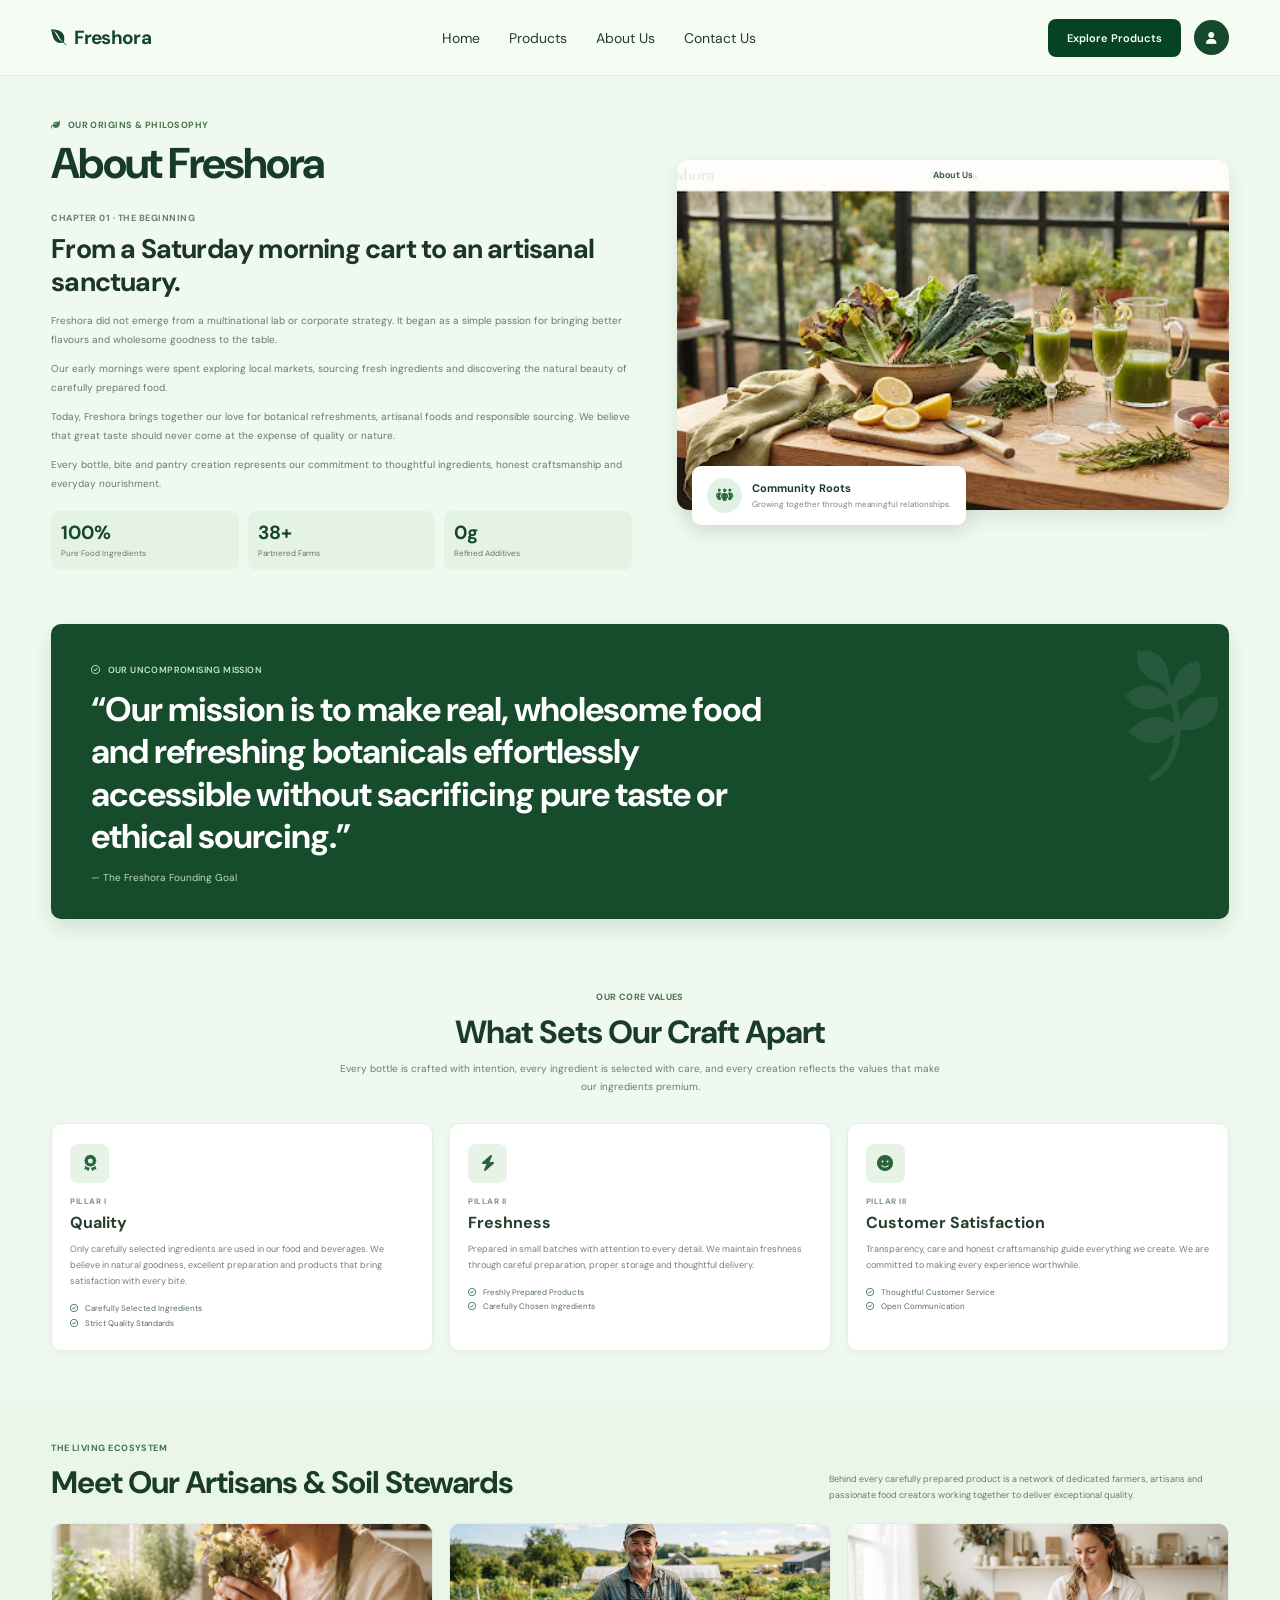
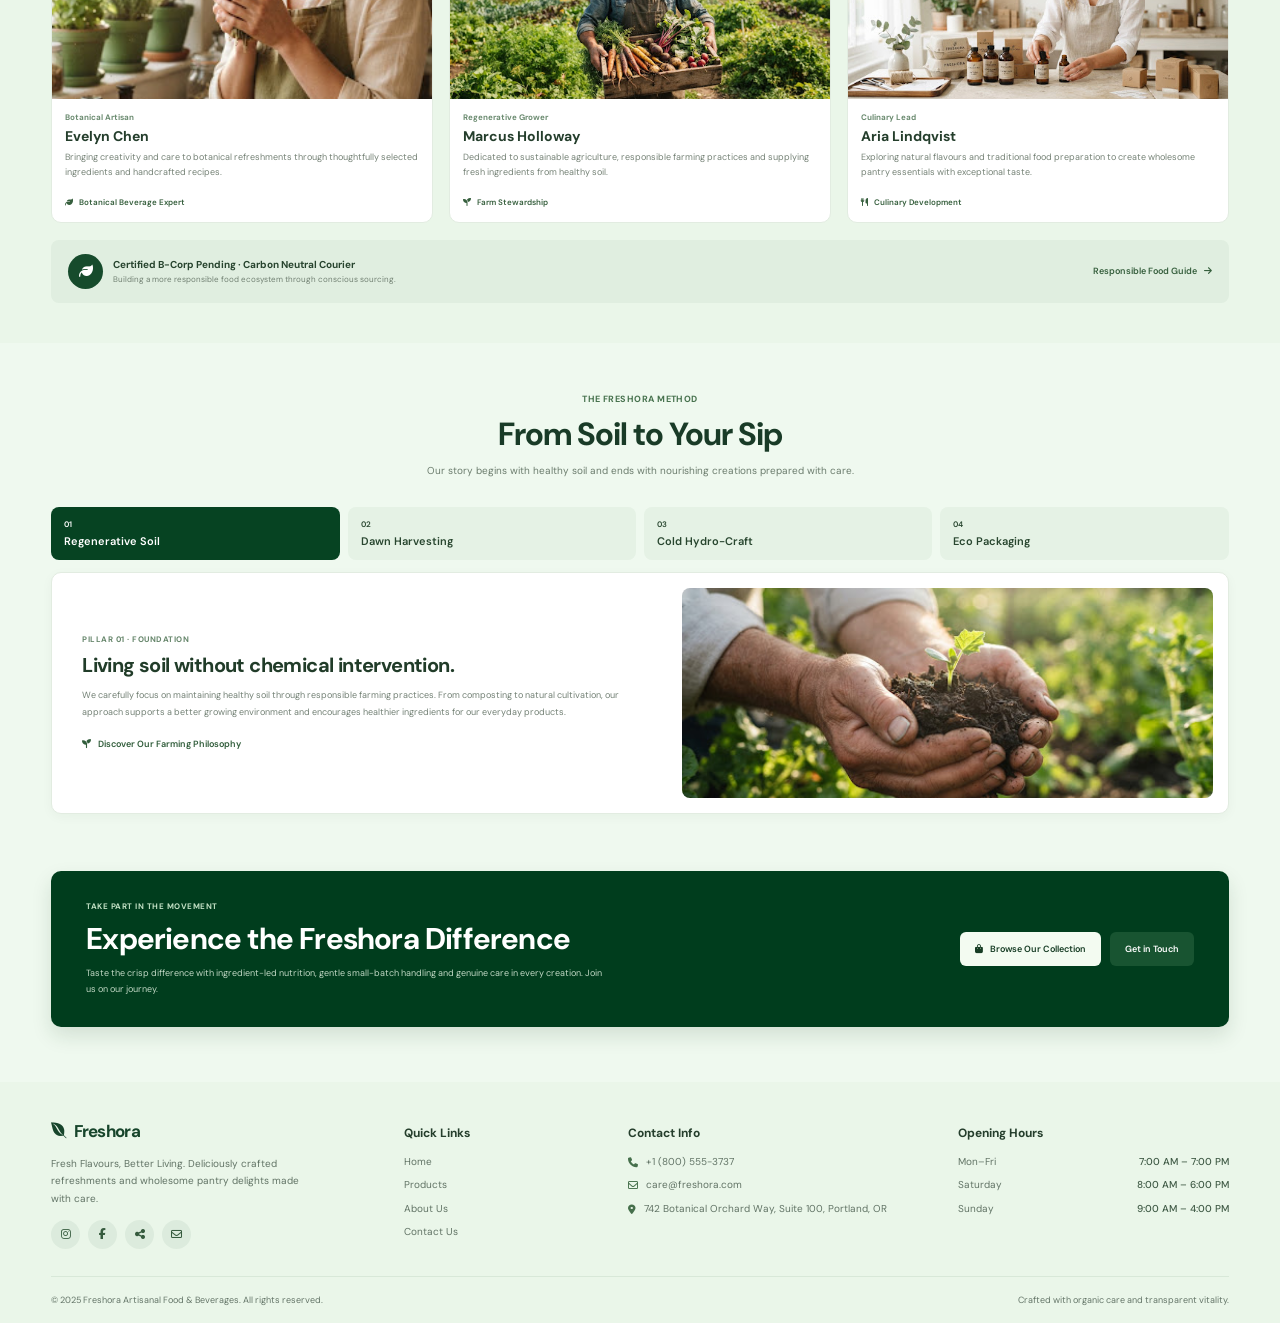
<file: HTML/about.html>
<!DOCTYPE html>
<html lang="en">

<head>

    <meta charset="UTF-8">
    <meta name="viewport" content="width=device-width, initial-scale=1.0">

    <meta name="description" content="Discover the Freshora story, our mission, artisans, sustainable farming and commitment to natural food.">

    <title>Freshora | About Us</title>


    <!-- GOOGLE FONTS -->

    <link rel="preconnect" href="https://fonts.googleapis.com">

    <link rel="preconnect" href="https://fonts.gstatic.com" crossorigin>

    <link href="https://fonts.googleapis.com/css2?family=DM+Sans:wght@400;500;600;700;800&display=swap" rel="stylesheet">


    <!-- FONT AWESOME -->

    <link rel="stylesheet" href="https://cdnjs.cloudflare.com/ajax/libs/font-awesome/6.5.2/css/all.min.css">


<style>

/* =========================
   BASIC PAGE SETTINGS
========================= */

* {
    margin: 0;
    padding: 0;
    box-sizing: border-box;
}

html {
    scroll-behavior: smooth;
}

body {
    font-family: 'DM Sans', sans-serif;
    color: #173b28;
    background: #eff9ef;
    font-size: 14px;
}

a {
    color: inherit;
    text-decoration: none;
}

img {
    display: block;
    width: 100%;
}

.page-width {
    width: 92%;
    max-width: 1240px;
    margin: 0 auto;
}

.section {
    padding: 45px 0;
}


/* =========================
   HEADER
========================= */

.site-header {
    height: 76px;
    background: #f5fcf4;
    border-bottom: 1px solid #e0eee0;
    position: relative;
    z-index: 100;
}

.header-inner {
    width: 92%;
    max-width: 1240px;
    height: 100%;
    margin: auto;

    display: flex;
    align-items: center;
    justify-content: space-between;
}

.brand {
    display: inline-flex;
    align-items: center;
    gap: 7px;

    color: #17452b;
    font-size: 19px;
    font-weight: 700;
    letter-spacing: -0.7px;
    white-space: nowrap;
}

.brand i {
    font-size: 18px;
}

.main-nav {
    display: flex;
    align-items: center;
    gap: 29px;

    /* margin-left: auto;
    margin-right: 32px; */
}

.main-nav a {
    font-size: 14px;
    color: #263c2d;
    transition: 0.3s;
}

.main-nav a:hover {
    color: #4c8b5b;
}

.header-actions {
    display: flex;
    align-items: center;
    gap: 13px;
}

.top-button {
    background: #064322;
    color: white;

    padding: 12px 19px;
    border-radius: 8px;

    font-size: 11px;
    font-weight: 600;

    transition: 0.3s;
}

.top-button:hover {
    background: #276c3d;
}

.account-button {
    width: 35px;
    height: 35px;

    display: grid;
    place-items: center;

    border-radius: 50%;
    background: #16482c;
    color: white;
    font-size: 12px;
}


/* HAMBURGER */

#menu-toggle {
    display: none;
}

.menu-button {
    display: none;
    cursor: pointer;
}


/* =========================
   ABOUT HERO SECTION
========================= */

.about-hero {
    background: #eff9ef;
    padding: 38px 0 42px;
}

.about-hero-inner {
    display: grid;
    grid-template-columns: 1fr 0.95fr;
    align-items: center;
    gap: 45px;
}


/* LEFT CONTENT */

.about-copy {
    min-width: 0;
}

.section-label {
    display: inline-flex;
    align-items: center;
    gap: 7px;

    color: #47724e;
    font-size: 9px;
    font-weight: 700;
    letter-spacing: 0.45px;

    margin-bottom: 8px;
}

.about-copy h1 {
    color: #173b27;
    font-size: clamp(30px, 4vw, 43px);
    line-height: 1.12;
    letter-spacing: -1.8px;

    margin-bottom: 25px;
}

.story-label {
    display: block;

    color: #66806a;
    font-size: 9px;
    font-weight: 700;
    letter-spacing: 0.5px;

    margin-bottom: 8px;
}

.about-copy h2 {
    color: #1b3624;
    font-size: clamp(20px, 2.4vw, 27px);
    line-height: 1.25;
    letter-spacing: -0.8px;

    margin-bottom: 12px;
}

.about-copy > p {
    color: #68796b;
    font-size: 10px;
    line-height: 1.9;

    margin-bottom: 10px;
}


/* ABOUT STATISTICS */

.about-stats {
    display: grid;
    grid-template-columns: repeat(3, 1fr);
    gap: 9px;

    margin-top: 18px;
}

.about-stat {
    padding: 11px 10px;

    background: #e5f3e5;
    border-radius: 8px;
}

.about-stat strong {
    display: block;

    color: #17472a;
    font-size: 19px;
    line-height: 1.2;

    margin-bottom: 3px;
}

.about-stat span {
    display: block;

    color: #637767;
    font-size: 8px;
    line-height: 1.4;
}


/* =========================
   ABOUT IMAGE
========================= */

.about-visual {
    min-width: 0;
    position: relative;
    padding-bottom: 15px;
}

.about-image {
    height: 350px;

    overflow: hidden;
    border-radius: 12px;

    box-shadow: 0 8px 20px rgba(20, 55, 28, 0.10);
}

.about-image img {
    width: 100%;
    height: 100%;
    object-fit: cover;
}

.image-caption {
    position: absolute;

    top: 0;
    left: 0;
    right: 0;

    padding: 9px;

    text-align: center;

    background: rgba(255, 255, 255, 0.88);

    color: #34543a;
    font-size: 9px;
    font-weight: 600;

    border-radius: 12px 12px 0 0;
}


/* FLOATING COMMUNITY CARD */

.community-card {
    position: absolute;

    left: 15px;
    bottom: 0;

    display: flex;
    align-items: center;
    gap: 10px;

    padding: 12px 15px;

    background: #ffffff;
    border-radius: 9px;

    box-shadow: 0 7px 20px rgba(20, 55, 28, 0.13);
}

.community-icon {
    width: 35px;
    height: 35px;

    display: grid;
    place-items: center;

    flex-shrink: 0;

    background: #e2f2e2;
    color: #27683b;

    border-radius: 50%;
}

.community-card strong {
    display: block;
    color: #203a29;
    font-size: 11px;

    margin-bottom: 3px;
}

.community-card small {
    display: block;
    color: #778579;
    font-size: 8px;
    line-height: 1.5;
}


/* =========================
   MISSION SECTION
========================= */

.mission-section {
    padding: 12px 0 25px;
}

.mission-box {
    position: relative;
    overflow: hidden;

    min-height: 220px;

    display: flex;
    align-items: center;

    padding: 35px 40px;

    background: #164b2c;
    border-radius: 10px;

    box-shadow: 0 9px 20px rgba(20, 61, 31, 0.13);
}

.mission-content {
    max-width: 680px;
    position: relative;
    z-index: 2;
}

.mission-label {
    display: inline-flex;
    align-items: center;
    gap: 7px;

    color: #c5e4c9;
    font-size: 9px;
    font-weight: 600;
    letter-spacing: 0.4px;

    margin-bottom: 13px;
}

.mission-box h2 {
    color: #ffffff;

    font-size: clamp(22px, 3vw, 34px);
    line-height: 1.25;
    letter-spacing: -1px;

    margin-bottom: 12px;
}

.mission-box p {
    color: #c1d8c5;
    font-size: 10px;
}

.mission-decoration {
    position: absolute;

    right: 10px;
    top: 0;

    color: rgba(255,255,255,0.08);
    font-size: 130px;

    transform: rotate(-25deg);
}


/* =========================
   CRAFT SECTION
========================= */

.craft-section {
    background: #eff9ef;
    padding: 42px 0 48px;
}

.center-heading {
    text-align: center;
    margin-bottom: 27px;
}

.center-heading .section-label {
    justify-content: center;
    margin-bottom: 8px;
}

.center-heading h2 {
    color: #193b27;

    font-size: clamp(24px, 3vw, 32px);
    letter-spacing: -1px;

    margin-bottom: 7px;
}

.center-heading p {
    max-width: 600px;
    margin: auto;

    color: #6b7c6d;
    font-size: 10px;
    line-height: 1.8;
}


/* CRAFT CARDS */

.craft-grid {
    display: grid;
    grid-template-columns: repeat(3, minmax(0, 1fr));
    gap: 16px;
}

.craft-card {
    min-width: 0;

    padding: 20px 18px;

    background: #ffffff;
    border: 1px solid #e3eee2;
    border-radius: 10px;

    box-shadow: 0 3px 12px rgba(28, 63, 36, 0.04);

    transition: 0.3s;
}

.craft-card:hover {
    transform: translateY(-4px);

    box-shadow: 0 9px 20px rgba(28, 63, 36, 0.08);
}

.craft-icon {
    width: 39px;
    height: 39px;

    display: grid;
    place-items: center;

    border-radius: 8px;

    color: #27643a;
    background: #e7f3e6;

    font-size: 16px;

    margin-bottom: 13px;
}

.craft-number {
    display: block;

    color: #7a927c;
    font-size: 8px;
    font-weight: 700;
    letter-spacing: 0.5px;

    margin-bottom: 6px;
}

.craft-card h3 {
    color: #263f2d;
    font-size: 16px;

    margin-bottom: 8px;
}

.craft-card p {
    color: #718073;
    font-size: 9px;
    line-height: 1.8;

    margin-bottom: 12px;
}

.craft-card ul {
    list-style: none;
}

.craft-card li {
    color: #536b57;
    font-size: 8px;
    line-height: 1.8;
}

.craft-card li i {
    color: #3c7948;
    margin-right: 5px;
}


/* =========================
   ARTISANS SECTION
========================= */

.artisans-section {
    background: #eaf6e9;
    padding: 38px 0 40px;
}

.artisans-heading {
    display: flex;
    justify-content: space-between;
    align-items: flex-end;
    gap: 25px;

    margin-bottom: 20px;
}

.artisans-heading h2 {
    color: #193b27;
    font-size: clamp(23px, 3vw, 31px);
    letter-spacing: -1px;
}

.artisans-heading p {
    max-width: 400px;

    color: #687a6b;
    font-size: 9px;
    line-height: 1.8;
}


/* ARTISAN GRID */

.artisan-grid {
    display: grid;
    grid-template-columns: repeat(3, minmax(0, 1fr));
    gap: 16px;
}

.artisan-card {
    min-width: 0;
    overflow: hidden;

    background: #ffffff;
    border: 1px solid #e2ece1;
    border-radius: 10px;

    transition: 0.3s;
}

.artisan-card:hover {
    transform: translateY(-4px);

    box-shadow: 0 9px 20px rgba(28, 63, 36, 0.09);
}

.artisan-image {
    height: 175px;
    overflow: hidden;
}

.artisan-image img {
    width: 100%;
    height: 100%;
    object-fit: cover;

    transition: 0.4s;
}

.artisan-card:hover .artisan-image img {
    transform: scale(1.05);
}

.artisan-info {
    padding: 13px;
}

.artisan-role {
    display: block;

    color: #6b8b70;
    font-size: 8px;
    font-weight: 700;

    margin-bottom: 5px;
}

.artisan-info h3 {
    color: #243e2c;
    font-size: 14px;

    margin-bottom: 5px;
}

.artisan-info p {
    color: #758276;
    font-size: 9px;
    line-height: 1.7;

    margin-bottom: 10px;
}

.artisan-link {
    color: #365f3d;
    font-size: 8px;
    font-weight: 600;
}

.artisan-link i {
    margin-right: 4px;
}


/* CERTIFICATION STRIP */

.certification-strip {
    display: flex;
    align-items: center;
    justify-content: space-between;
    gap: 15px;

    padding: 14px 17px;
    margin-top: 17px;

    background: #e0eee0;
    border-radius: 8px;
}

.certification-left {
    display: flex;
    align-items: center;
    gap: 10px;
}

.certification-icon {
    width: 35px;
    height: 35px;

    display: grid;
    place-items: center;

    flex-shrink: 0;

    background: #164b2c;
    color: #ffffff;

    border-radius: 50%;
}

.certification-left strong {
    display: block;
    color: #27442e;
    font-size: 10px;

    margin-bottom: 3px;
}

.certification-left small {
    display: block;
    color: #718072;
    font-size: 8px;
}

.certification-strip > a {
    color: #365f3d;
    font-size: 9px;
    font-weight: 600;
    white-space: nowrap;
}

.certification-strip > a i {
    margin-left: 5px;
}


/* =========================
   FARMING PROCESS
========================= */

.process-section {
    background: #eff9ef;
    padding: 45px 0;
}


/* PROCESS TABS */

.process-tabs {
    display: grid;
    grid-template-columns: repeat(4, 1fr);
    gap: 8px;

    margin-bottom: 12px;
}

.process-tab {
    display: block;

    padding: 12px 13px;

    background: #e5f2e5;
    border-radius: 8px;

    color: #28462f;

    transition: 0.3s;
}

.process-tab small {
    display: block;

    font-size: 8px;
    font-weight: 600;

    margin-bottom: 5px;
}

.process-tab strong {
    display: block;

    font-size: 11px;
    font-weight: 600;
}

.process-tab.active,
.process-tab:hover {
    background: #064322;
    color: #ffffff;
}


/* PROCESS CONTENT */

.process-content {
    display: grid;
    grid-template-columns: 1fr 0.9fr;
    align-items: center;
    gap: 25px;

    padding: 15px;

    background: #ffffff;
    border: 1px solid #e2ece1;
    border-radius: 10px;

    box-shadow: 0 3px 12px rgba(28, 63, 36, 0.04);
}

.process-copy {
    padding: 15px;
}

.process-label {
    display: block;

    color: #66866b;
    font-size: 8px;
    font-weight: 700;
    letter-spacing: 0.5px;

    margin-bottom: 8px;
}

.process-copy h3 {
    color: #213c29;
    font-size: 20px;
    line-height: 1.3;
    letter-spacing: -0.6px;

    margin-bottom: 9px;
}

.process-copy p {
    color: #738175;
    font-size: 9px;
    line-height: 1.9;

    margin-bottom: 12px;
}

.process-copy a {
    color: #315d3b;
    font-size: 9px;
    font-weight: 600;
}

.process-copy a i {
    margin-right: 5px;
}

.process-image {
    height: 210px;
    overflow: hidden;
    border-radius: 8px;
}

.process-image img {
    width: 100%;
    height: 100%;
    object-fit: cover;
}


/* =========================
   FINAL CTA SECTION
========================= */

.difference-section {
    background: #eff9ef;
    padding: 12px 0 55px;
}

.difference-box {
    position: relative;
    overflow: hidden;

    display: flex;
    align-items: center;
    justify-content: space-between;
    gap: 20px;

    padding: 30px 35px;

    border-radius: 10px;
    background: #003d1d;

    box-shadow: 0 9px 20px rgba(20, 61, 31, 0.13);
}

.difference-content {
    position: relative;
    z-index: 2;
}

.difference-label {
    display: block;

    color: #c2e1c5;
    font-size: 8px;
    font-weight: 700;
    letter-spacing: 0.5px;

    margin-bottom: 8px;
}

.difference-box h2 {
    color: #ffffff;
    font-size: clamp(22px, 3vw, 30px);
    letter-spacing: -0.8px;

    margin-bottom: 7px;
}

.difference-box p {
    max-width: 520px;

    color: #c1d8c5;
    font-size: 9px;
    line-height: 1.8;
}

.difference-actions {
    display: flex;
    align-items: center;
    flex-wrap: wrap;
    gap: 9px;

    position: relative;
    z-index: 2;
}

.difference-actions a {
    display: inline-flex;
    align-items: center;
    justify-content: center;
    gap: 7px;

    padding: 11px 15px;

    border-radius: 6px;

    font-size: 9px;
    font-weight: 600;

    white-space: nowrap;
    transition: 0.3s;
}

.browse-button {
    color: #163c24;
    background: #f3fbf1;
}

.browse-button:hover {
    background: #dceedd;
}

.contact-button {
    color: #ffffff;
    background: #185431;
}

.contact-button:hover {
    background: #286c40;
}


/* =========================
   FOOTER
========================= */

.footer {
    background: #eaf6e9;
    padding: 38px 0 17px;
}

.footer-grid {
    display: grid;
    grid-template-columns: 1.35fr 0.8fr 1.25fr 1.15fr;

    gap: 35px;
    padding-bottom: 27px;
}

.footer-about .brand {
    font-size: 17px;
}

.footer-about > p {
    max-width: 250px;

    color: #617365;
    font-size: 10px;
    line-height: 1.75;

    margin: 13px 0;
}

.social-links {
    display: flex;
    gap: 8px;
}

.social-links a {
    width: 29px;
    height: 29px;

    display: grid;
    place-items: center;

    border-radius: 50%;

    color: #365b3e;
    background: #dcebdd;

    font-size: 11px;
    transition: 0.3s;
}

.social-links a:hover {
    color: white;
    background: #16482c;
}

.footer-column h3 {
    color: #253e2c;
    font-size: 12px;

    margin: 5px 0 13px;
}

.footer-column > a,
.footer-column > p {
    display: block;

    color: #617365;
    font-size: 10px;
    line-height: 1.65;

    margin-bottom: 7px;
}

.footer-column a:hover {
    color: #276c3d;
}

.contact-details p {
    display: flex;
    align-items: flex-start;
    gap: 8px;
}

.contact-details i {
    color: #456f4b;
    margin-top: 3px;
}

.hours p {
    display: flex;
    justify-content: space-between;
    gap: 12px;
}

.hours b {
    color: #405b46;
    font-weight: 500;
    white-space: nowrap;
}

.footer-bottom {
    display: flex;
    justify-content: space-between;
    gap: 20px;

    padding-top: 17px;

    border-top: 1px solid #d8e8d8;

    color: #647568;
    font-size: 9px;
}


/* =========================
   TABLET RESPONSIVENESS
========================= */

@media (max-width: 950px) {

    .main-nav {
        gap: 17px;
        margin-right: 18px;
    }

    .about-hero-inner {
        gap: 25px;
    }

    .about-image {
        height: 310px;
    }

    .artisan-image {
        height: 155px;
    }

    .footer-grid {
        grid-template-columns: repeat(2, 1fr);
    }

}


/* =========================
   MOBILE RESPONSIVENESS
========================= */

@media (max-width: 650px) {


    /* HEADER */

    .site-header {
        height: 65px;
    }

    .header-inner {
        width: 90%;
    }

    .brand {
        font-size: 18px;
    }

    .menu-button {
        display: grid;
        place-items: center;

        order: 3;

        width: 37px;
        height: 37px;

        color: #16482c;
        background: #e5f2e4;

        border-radius: 7px;

        font-size: 17px;
    }

    .menu-button .fa-xmark {
        display: none;
    }

    .header-actions {
        margin-left: auto;
        margin-right: 12px;
    }

    .top-button {
        padding: 10px 12px;
        font-size: 9px;
    }

    .account-button {
        display: none;
    }


    /* MOBILE NAV */

    .main-nav {
        position: absolute;

        top: 100%;
        left: 0;
        right: 0;

        display: flex;
        flex-direction: column;
        align-items: stretch;

        gap: 0;
        margin: 0;

        padding: 8px 5% 13px;

        background: #f5fcf4;

        border-top: 1px solid #e0eee0;

        box-shadow: 0 10px 18px rgba(20, 55, 28, 0.09);

        visibility: hidden;
        opacity: 0;
        transform: translateY(-8px);

        pointer-events: none;

        transition: 0.25s ease;
    }

    .main-nav a {
        padding: 13px 3px;

        border-bottom: 1px solid #e6efe5;

        font-size: 13px;
    }

    #menu-toggle:checked ~ .main-nav {
        visibility: visible;
        opacity: 1;
        transform: translateY(0);
        pointer-events: auto;
    }

    #menu-toggle:checked + .menu-button .fa-bars {
        display: none;
    }

    #menu-toggle:checked + .menu-button .fa-xmark {
        display: block;
    }


    /* GENERAL */

    .page-width {
        width: 90%;
    }


    /* ABOUT HERO */

    .about-hero {
        padding: 32px 0 40px;
    }

    .about-hero-inner {
        grid-template-columns: 1fr;
        gap: 28px;
    }

    .about-copy h1 {
        font-size: 36px;
    }

    .about-copy h2 {
        font-size: 23px;
    }

    .about-copy > p {
        font-size: 10px;
    }

    .about-image {
        height: 310px;
    }

    .community-card {
        left: 10px;
    }


    /* STATISTICS */

    .about-stats {
        gap: 7px;
    }

    .about-stat {
        padding: 10px 8px;
    }

    .about-stat strong {
        font-size: 17px;
    }

    .about-stat span {
        font-size: 7px;
    }


    /* MISSION */

    .mission-section {
        padding: 5px 0 20px;
    }

    .mission-box {
        min-height: 0;
        padding: 30px 23px;
    }

    .mission-box h2 {
        font-size: 25px;
    }

    .mission-box p {
        font-size: 9px;
        line-height: 1.7;
    }

    .mission-decoration {
        font-size: 95px;
        right: -15px;
    }


    /* CRAFT */

    .craft-section {
        padding: 35px 0 40px;
    }

    .center-heading h2 {
        font-size: 25px;
    }

    .center-heading p {
        font-size: 9px;
    }

    .craft-grid {
        grid-template-columns: 1fr;
        gap: 12px;
    }

    .craft-card {
        padding: 19px;
    }

    .craft-card h3 {
        font-size: 15px;
    }


    /* ARTISANS */

    .artisans-section {
        padding: 34px 0;
    }

    .artisans-heading {
        flex-direction: column;
        align-items: flex-start;
        gap: 8px;
    }

    .artisans-heading h2 {
        font-size: 25px;
    }

    .artisans-heading p {
        font-size: 9px;
    }

    .artisan-grid {
        grid-template-columns: 1fr;
        gap: 14px;
    }

    .artisan-image {
        height: 220px;
    }

    .artisan-info {
        padding: 14px;
    }

    .artisan-info h3 {
        font-size: 15px;
    }

    .artisan-info p {
        font-size: 9px;
    }


    /* CERTIFICATION */

    .certification-strip {
        align-items: flex-start;
        flex-direction: column;
        padding: 14px;
    }

    .certification-left small {
        line-height: 1.6;
    }


    /* FARMING PROCESS */

    .process-section {
        padding: 38px 0;
    }

    .process-tabs {
        grid-template-columns: repeat(2, 1fr);
        gap: 8px;
    }

    .process-tab {
        padding: 12px 10px;
    }

    .process-tab strong {
        font-size: 10px;
    }

    .process-content {
        grid-template-columns: 1fr;
        gap: 10px;
        padding: 12px;
    }

    .process-copy {
        padding: 10px 5px;
    }

    .process-copy h3 {
        font-size: 20px;
    }

    .process-copy p {
        font-size: 9px;
    }

    .process-image {
        height: 220px;
    }


    /* FINAL CTA */

    .difference-section {
        padding: 5px 0 42px;
    }

    .difference-box {
        align-items: flex-start;
        flex-direction: column;

        gap: 20px;

        padding: 28px 22px;
    }

    .difference-box h2 {
        font-size: 25px;
    }

    .difference-box p {
        font-size: 9px;
    }

    .difference-actions {
        width: 100%;
    }

    .difference-actions a {
        flex: 1;
        padding: 11px 9px;
        font-size: 8px;
    }


    /* FOOTER */

    .footer-grid {
        grid-template-columns: repeat(2, minmax(0, 1fr));
        gap: 28px 18px;
    }

    .footer-bottom {
        flex-direction: column;
        gap: 7px;
        line-height: 1.6;
    }

}


/* =========================
   VERY SMALL PHONES
========================= */

@media (max-width: 370px) {

    .header-actions {
        margin-right: 8px;
    }

    .top-button {
        padding: 9px 8px;
        font-size: 8px;
    }

    .about-copy h1 {
        font-size: 32px;
    }

    .about-copy h2 {
        font-size: 21px;
    }

    .about-image {
        height: 260px;
    }

    .mission-box h2 {
        font-size: 22px;
    }

    .artisan-image {
        height: 190px;
    }

    .process-image {
        height: 190px;
    }

    .footer-grid {
        grid-template-columns: 1fr;
    }

}

</style>

</head>


<body>


<!-- =========================
     HEADER
========================= -->

<header class="site-header">

    <div class="header-inner">


        <a class="brand" href="index.html">

            <i class="fa-brands fa-envira"></i>

            <span>Freshora</span>

        </a>


        <!-- HAMBURGER -->

        <input type="checkbox" id="menu-toggle">

        <label for="menu-toggle" class="menu-button">

            <i class="fa-solid fa-bars"></i>

            <i class="fa-solid fa-xmark"></i>

        </label>


        <nav class="main-nav">

            <a href="index.html">Home</a>

            <a href="product.html">Products</a>

            <a href="about.html">About Us</a>

            <a href="contact.html">Contact Us</a>

        </nav>


        <div class="header-actions">

            <a href="products.html" class="top-button">

                Explore Products

            </a>

            <a href="#contact" class="account-button">

                <i class="fa-solid fa-user"></i>

            </a>

        </div>


    </div>

</header>



<main>


<!-- =========================
     ABOUT HERO
========================= -->

<section class="about-hero">

    <div class="page-width about-hero-inner">


        <!-- LEFT CONTENT -->

        <div class="about-copy">


            <span class="section-label">

                <i class="fa-solid fa-leaf"></i>

                OUR ORIGINS &amp; PHILOSOPHY

            </span>


            <h1>About Freshora</h1>


            <span class="story-label">

                CHAPTER 01 · THE BEGINNING

            </span>


            <h2>

                From a Saturday morning cart
                to an artisanal sanctuary.

            </h2>


            <p>

                Freshora did not emerge from a multinational
                lab or corporate strategy. It began as a
                simple passion for bringing better flavours
                and wholesome goodness to the table.

            </p>


            <p>

                Our early mornings were spent exploring
                local markets, sourcing fresh ingredients
                and discovering the natural beauty of
                carefully prepared food.

            </p>


            <p>

                Today, Freshora brings together our love
                for botanical refreshments, artisanal
                foods and responsible sourcing. We believe
                that great taste should never come at the
                expense of quality or nature.

            </p>


            <p>

                Every bottle, bite and pantry creation
                represents our commitment to thoughtful
                ingredients, honest craftsmanship and
                everyday nourishment.

            </p>


            <!-- STATISTICS -->

            <div class="about-stats">


                <div class="about-stat">

                    <strong>100%</strong>

                    <span>Pure Food Ingredients</span>

                </div>


                <div class="about-stat">

                    <strong>38+</strong>

                    <span>Partnered Farms</span>

                </div>


                <div class="about-stat">

                    <strong>0g</strong>

                    <span>Refined Additives</span>

                </div>


            </div>


        </div>



        <!-- RIGHT IMAGE -->

        <div class="about-visual">


            <div class="about-image">

                <img
                    src="/assets/about-1.jpg"
                    alt="Freshora artisanal food and natural refreshments"
                >

            </div>


            <div class="image-caption">

                About Us

            </div>


            <!-- FLOATING CARD -->

            <div class="community-card">

                <div class="community-icon">

                    <i class="fa-solid fa-people-group"></i>

                </div>


                <div>

                    <strong>Community Roots</strong>

                    <small>

                        Growing together through
                        meaningful relationships.

                    </small>

                </div>

            </div>


        </div>


    </div>

</section>



<!-- =========================
     OUR MISSION
========================= -->

<section class="mission-section">

    <div class="page-width">


        <div class="mission-box">


            <div class="mission-content">


                <span class="mission-label">

                    <i class="fa-regular fa-circle-check"></i>

                    OUR UNCOMPROMISING MISSION

                </span>


                <h2>

                    “Our mission is to make real,
                    wholesome food and refreshing
                    botanicals effortlessly accessible
                    without sacrificing pure taste
                    or ethical sourcing.”

                </h2>


                <p>

                    — The Freshora Founding Goal

                </p>


            </div>


            <div class="mission-decoration">

                <i class="fa-brands fa-pagelines"></i>

            </div>


        </div>


    </div>

</section>



<!-- =========================
     WHAT SETS US APART
========================= -->

<section class="craft-section">

    <div class="page-width">


        <div class="center-heading">


            <span class="section-label">

                OUR CORE VALUES

            </span>


            <h2>

                What Sets Our Craft Apart

            </h2>


            <p>

                Every bottle is crafted with intention,
                every ingredient is selected with care,
                and every creation reflects the values
                that make our ingredients premium.

            </p>


        </div>



        <div class="craft-grid">


            <!-- QUALITY -->

            <article class="craft-card">


                <div class="craft-icon">

                    <i class="fa-solid fa-award"></i>

                </div>


                <span class="craft-number">

                    PILLAR I

                </span>


                <h3>

                    Quality

                </h3>


                <p>

                    Only carefully selected ingredients
                    are used in our food and beverages.
                    We believe in natural goodness,
                    excellent preparation and products
                    that bring satisfaction with every bite.

                </p>


                <ul>

                    <li>

                        <i class="fa-regular fa-circle-check"></i>

                        Carefully Selected Ingredients

                    </li>


                    <li>

                        <i class="fa-regular fa-circle-check"></i>

                        Strict Quality Standards

                    </li>


                </ul>


            </article>



            <!-- FRESHNESS -->

            <article class="craft-card">


                <div class="craft-icon">

                    <i class="fa-solid fa-bolt"></i>

                </div>


                <span class="craft-number">

                    PILLAR II

                </span>


                <h3>

                    Freshness

                </h3>


                <p>

                    Prepared in small batches with
                    attention to every detail. We maintain
                    freshness through careful preparation,
                    proper storage and thoughtful delivery.

                </p>


                <ul>

                    <li>

                        <i class="fa-regular fa-circle-check"></i>

                        Freshly Prepared Products

                    </li>


                    <li>

                        <i class="fa-regular fa-circle-check"></i>

                        Carefully Chosen Ingredients

                    </li>


                </ul>


            </article>



            <!-- CUSTOMER SATISFACTION -->

            <article class="craft-card">


                <div class="craft-icon">

                    <i class="fa-solid fa-face-smile"></i>

                </div>


                <span class="craft-number">

                    PILLAR III

                </span>


                <h3>

                    Customer Satisfaction

                </h3>


                <p>

                    Transparency, care and honest
                    craftsmanship guide everything we
                    create. We are committed to making
                    every experience worthwhile.

                </p>


                <ul>

                    <li>

                        <i class="fa-regular fa-circle-check"></i>

                        Thoughtful Customer Service

                    </li>


                    <li>

                        <i class="fa-regular fa-circle-check"></i>

                        Open Communication

                    </li>


                </ul>


            </article>


        </div>


    </div>

</section>



<!-- =========================
     MEET OUR ARTISANS
========================= -->

<section class="artisans-section">

    <div class="page-width">


        <div class="artisans-heading">


            <div>


                <span class="section-label">

                    THE LIVING ECOSYSTEM

                </span>


                <h2>

                    Meet Our Artisans &amp;
                    Soil Stewards

                </h2>


            </div>


            <p>

                Behind every carefully prepared product
                is a network of dedicated farmers,
                artisans and passionate food creators
                working together to deliver exceptional
                quality.

            </p>


        </div>



        <div class="artisan-grid">


            <!-- ARTISAN ONE -->

            <article class="artisan-card">


                <div class="artisan-image">

                    <img
                        src="/assets/about-2.jpg"
                        alt="Freshora artisan preparing natural ingredients"
                    >

                </div>


                <div class="artisan-info">


                    <span class="artisan-role">

                        Botanical Artisan

                    </span>


                    <h3>

                        Evelyn Chen

                    </h3>


                    <p>

                        Bringing creativity and care to
                        botanical refreshments through
                        thoughtfully selected ingredients
                        and handcrafted recipes.

                    </p>


                    <a href="#contact" class="artisan-link">

                        <i class="fa-solid fa-leaf"></i>

                        Botanical Beverage Expert

                    </a>


                </div>


            </article>



            <!-- ARTISAN TWO -->

            <article class="artisan-card">


                <div class="artisan-image">

                    <img
                        src="/assets/about-3.jpg"
                        alt="Farmer harvesting fresh vegetables"
                    >

                </div>


                <div class="artisan-info">


                    <span class="artisan-role">

                        Regenerative Grower

                    </span>


                    <h3>

                        Marcus Holloway

                    </h3>


                    <p>

                        Dedicated to sustainable agriculture,
                        responsible farming practices and
                        supplying fresh ingredients from
                        healthy soil.

                    </p>


                    <a href="#contact" class="artisan-link">

                        <i class="fa-solid fa-seedling"></i>

                        Farm Stewardship

                    </a>


                </div>


            </article>



            <!-- ARTISAN THREE -->

            <article class="artisan-card">


                <div class="artisan-image">

                    <img
                        src="/assets/about-4.jpg"
                        alt="Artisan preparing fresh pantry products"
                    >

                </div>


                <div class="artisan-info">


                    <span class="artisan-role">

                        Culinary Lead

                    </span>


                    <h3>

                        Aria Lindqvist

                    </h3>


                    <p>

                        Exploring natural flavours and
                        traditional food preparation to
                        create wholesome pantry essentials
                        with exceptional taste.

                    </p>


                    <a href="#contact" class="artisan-link">

                        <i class="fa-solid fa-utensils"></i>

                        Culinary Development

                    </a>


                </div>


            </article>


        </div>



        <!-- CERTIFICATION STRIP -->

        <div class="certification-strip">


            <div class="certification-left">


                <div class="certification-icon">

                    <i class="fa-solid fa-leaf"></i>

                </div>


                <div>

                    <strong>

                        Certified B-Corp Pending ·
                        Carbon Neutral Courier

                    </strong>


                    <small>

                        Building a more responsible food
                        ecosystem through conscious sourcing.

                    </small>

                </div>


            </div>


            <a href="#process">

                Responsible Food Guide

                <i class="fa-solid fa-arrow-right"></i>

            </a>


        </div>


    </div>

</section>



<!-- =========================
     OUR FARMING PROCESS
========================= -->

<section class="process-section" id="process">

    <div class="page-width">


        <div class="center-heading">


            <span class="section-label">

                THE FRESHORA METHOD

            </span>


            <h2>

                From Soil to Your Sip

            </h2>


            <p>

                Our story begins with healthy soil and
                ends with nourishing creations prepared
                with care.

            </p>


        </div>



        <!-- PROCESS TABS -->

        <div class="process-tabs">


            <a href="#soil" class="process-tab active">

                <small>01</small>

                <strong>

                    Regenerative Soil

                </strong>

            </a>


            <a href="#harvesting" class="process-tab">

                <small>02</small>

                <strong>

                    Dawn Harvesting

                </strong>

            </a>


            <a href="#craft" class="process-tab">

                <small>03</small>

                <strong>

                    Cold Hydro-Craft

                </strong>

            </a>


            <a href="#packaging" class="process-tab">

                <small>04</small>

                <strong>

                    Eco Packaging

                </strong>

            </a>


        </div>



        <!-- PROCESS CONTENT -->

        <div class="process-content" id="soil">


            <div class="process-copy">


                <span class="process-label">

                    PILLAR 01 · FOUNDATION

                </span>


                <h3>

                    Living soil without chemical intervention.

                </h3>


                <p>

                    We carefully focus on maintaining
                    healthy soil through responsible
                    farming practices. From composting
                    to natural cultivation, our approach
                    supports a better growing environment
                    and encourages healthier ingredients
                    for our everyday products.

                </p>


                <a href="#contact">

                    <i class="fa-solid fa-seedling"></i>

                    Discover Our Farming Philosophy

                </a>


            </div>



            <div class="process-image">

                <img
                    src="/assets/about-5.jpg"
                    alt="Hands holding healthy soil and young plant"
                >

            </div>


        </div>


    </div>

</section>



<!-- =========================
     FINAL CTA
========================= -->

<section class="difference-section" id="contact">

    <div class="page-width">


        <div class="difference-box">


            <div class="difference-content">


                <span class="difference-label">

                    TAKE PART IN THE MOVEMENT

                </span>


                <h2>

                    Experience the Freshora Difference

                </h2>


                <p>

                    Taste the crisp difference with
                    ingredient-led nutrition, gentle
                    small-batch handling and genuine
                    care in every creation. Join us
                    on our journey.

                </p>


            </div>



            <div class="difference-actions">


                <a href="products.html" class="browse-button">

                    <i class="fa-solid fa-bag-shopping"></i>

                    Browse Our Collection

                </a>


                <a href="mailto:hello@freshora.com" class="contact-button">

                    Get in Touch

                </a>


            </div>


        </div>


    </div>

</section>


</main>



<!-- =========================
     FOOTER
========================= -->

<footer class="footer">

    <div class="page-width">


        <div class="footer-grid">


            <!-- BRAND -->

            <div class="footer-about">


                <a class="brand" href="index.html">

                    <i class="fa-brands fa-envira"></i>

                    <span>Freshora</span>

                </a>


                <p>

                    Fresh Flavours, Better Living.
                    Deliciously crafted refreshments
                    and wholesome pantry delights made
                    with care.

                </p>


                <div class="social-links">


                    <a href="#contact" aria-label="Instagram">

                        <i class="fa-brands fa-instagram"></i>

                    </a>


                    <a href="#contact" aria-label="Facebook">

                        <i class="fa-brands fa-facebook-f"></i>

                    </a>


                    <a href="#contact" aria-label="Share">

                        <i class="fa-solid fa-share-nodes"></i>

                    </a>


                    <a href="mailto:hello@freshora.com" aria-label="Email">

                        <i class="fa-regular fa-envelope"></i>

                    </a>


                </div>


            </div>



            <!-- QUICK LINKS -->

            <div class="footer-column">


                <h3>Quick Links</h3>


                <a href="index.html">Home</a>

                <a href="products.html">Products</a>

                <a href="about.html">About Us</a>

                <a href="contact.html">Contact Us</a>


            </div>



            <!-- CONTACT INFO -->

            <div class="footer-column contact-details">


                <h3>Contact Info</h3>


                <p>

                    <i class="fa-solid fa-phone"></i>

                    +1 (800) 555-3737

                </p>


                <p>

                    <i class="fa-regular fa-envelope"></i>

                    care@freshora.com

                </p>


                <p>

                    <i class="fa-solid fa-location-dot"></i>

                    742 Botanical Orchard Way,
                    Suite 100, Portland, OR

                </p>


            </div>



            <!-- OPENING HOURS -->

            <div class="footer-column hours">


                <h3>Opening Hours</h3>


                <p>

                    <span>Mon–Fri</span>

                    <b>7:00 AM – 7:00 PM</b>

                </p>


                <p>

                    <span>Saturday</span>

                    <b>8:00 AM – 6:00 PM</b>

                </p>


                <p>

                    <span>Sunday</span>

                    <b>9:00 AM – 4:00 PM</b>

                </p>


            </div>


        </div>



        <!-- COPYRIGHT -->

        <div class="footer-bottom">


            <span>

                © 2025 Freshora Artisanal Food &amp;
                Beverages. All rights reserved.

            </span>


            <span>

                Crafted with organic care and
                transparent vitality.

            </span>


        </div>


    </div>

</footer>


</body>

</html>
</file>
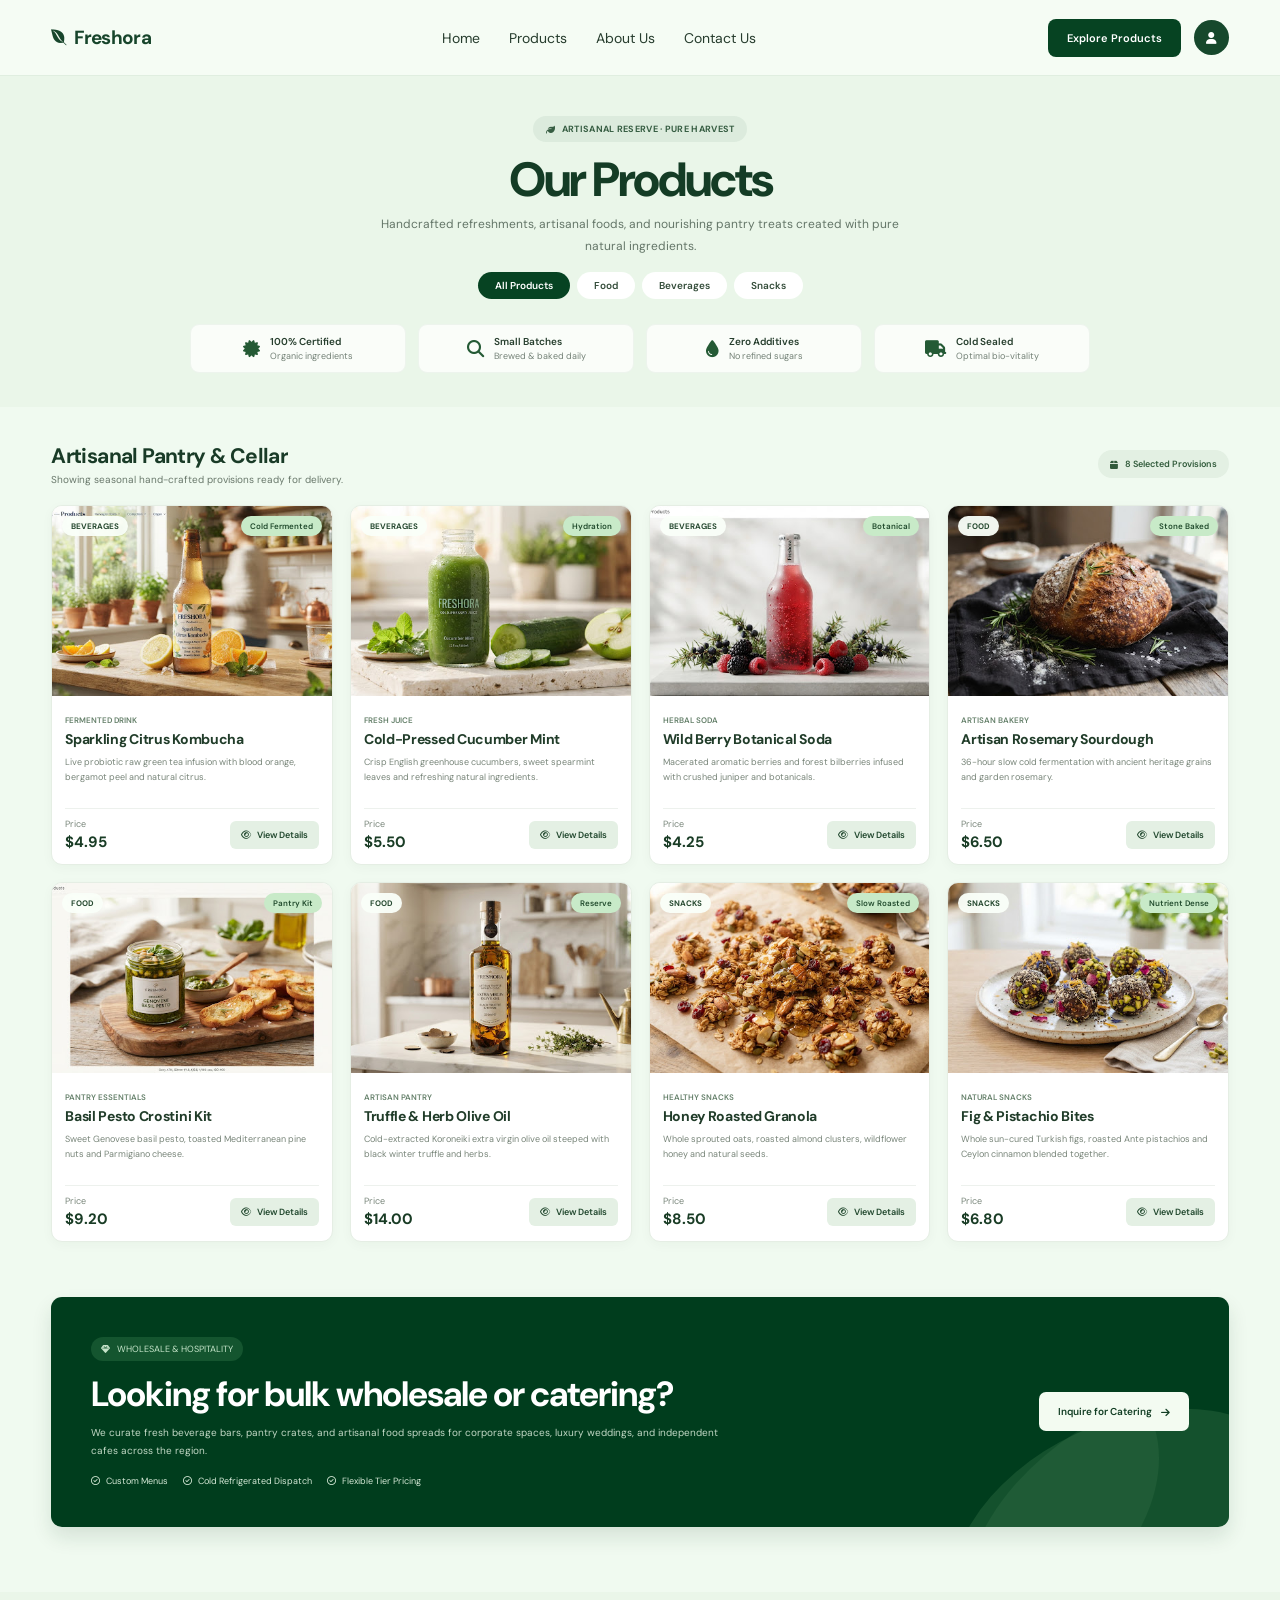
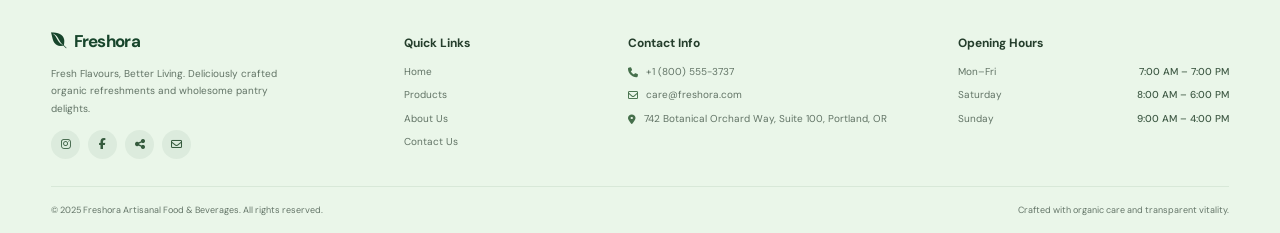
<file: HTML/product.html>
<!DOCTYPE html>
<html lang="en">

<head>

    <meta charset="UTF-8">
    <meta name="viewport" content="width=device-width, initial-scale=1.0">

    <meta name="description" content="Explore Freshora's handcrafted beverages, artisanal foods and natural pantry products.">

    <title>Freshora | Our Products</title>

    <!-- GOOGLE FONTS -->
    <link rel="preconnect" href="https://fonts.googleapis.com">
    <link rel="preconnect" href="https://fonts.gstatic.com" crossorigin>

    <link href="https://fonts.googleapis.com/css2?family=DM+Sans:wght@400;500;600;700;800&display=swap" rel="stylesheet">

    <!-- FONT AWESOME -->
    <link rel="stylesheet" href="https://cdnjs.cloudflare.com/ajax/libs/font-awesome/6.5.2/css/all.min.css">


<style>

/* =========================
   BASIC PAGE SETTINGS
========================= */

* {
    margin: 0;
    padding: 0;
    box-sizing: border-box;
}

html {
    scroll-behavior: smooth;
}

body {
    font-family: 'DM Sans', sans-serif;
    color: #173b28;
    background: #eff9ef;
    font-size: 14px;
}

a {
    text-decoration: none;
    color: inherit;
}

img {
    display: block;
    width: 100%;
}

.page-width {
    width: 92%;
    max-width: 1240px;
    margin: 0 auto;
}


/* =========================
   HEADER
========================= */

.site-header {
    height: 76px;
    background: #f5fcf4;
    border-bottom: 1px solid #e0eee0;
    position: relative;
    z-index: 100;
}

.header-inner {
    width: 92%;
    max-width: 1240px;
    height: 100%;
    margin: auto;

    display: flex;
    align-items: center;
    justify-content: space-between;
}

.brand {
    display: inline-flex;
    align-items: center;
    gap: 7px;

    color: #17452b;
    font-size: 19px;
    font-weight: 700;
    letter-spacing: -0.7px;
    white-space: nowrap;
}

.brand i {
    font-size: 18px;
}

.main-nav {
    display: flex;
    align-items: center;
    gap: 29px;

    /* margin-left: auto;
    margin-right: 32px; */
}

.main-nav a {
    font-size: 14px;
    color: #263c2d;
    transition: 0.3s;
}

.main-nav a:hover {
    color: #4c8b5b;
}

.header-actions {
    display: flex;
    align-items: center;
    gap: 13px;
}

.top-button {
    background: #064322;
    color: white;

    padding: 12px 19px;
    border-radius: 8px;

    font-size: 11px;
    font-weight: 600;
    transition: 0.3s;
}

.top-button:hover {
    background: #276c3d;
}

.account-button {
    width: 35px;
    height: 35px;

    display: grid;
    place-items: center;

    border-radius: 50%;
    background: #16482c;
    color: white;
    font-size: 12px;
}

/* HAMBURGER */

#menu-toggle {
    display: none;
}

.menu-button {
    display: none;
    cursor: pointer;
}


/* =========================
   PRODUCTS HERO SECTION
========================= */

.products-hero {
    background: #eaf6e9;
    padding: 40px 0 34px;
    text-align: center;
}

.products-hero-inner {
    width: 92%;
    max-width: 950px;
    margin: auto;
}

.eyebrow {
    display: inline-flex;
    align-items: center;
    gap: 7px;

    padding: 7px 13px;
    margin-bottom: 10px;

    border-radius: 30px;
    background: #dcebdd;

    color: #365d42;
    font-size: 9px;
    font-weight: 700;
    letter-spacing: 0.3px;
}

.products-hero h1 {
    color: #143c25;
    font-size: clamp(36px, 5vw, 48px);
    line-height: 1.15;
    letter-spacing: -2px;
    font-weight: 800;
    margin-bottom: 7px;
}

.products-hero p {
    max-width: 550px;
    margin: 0 auto;

    color: #647668;
    font-size: 12px;
    line-height: 1.8;
}


/* =========================
   PRODUCT FILTERS
========================= */

.filter-list {
    display: flex;
    align-items: center;
    justify-content: center;
    flex-wrap: wrap;

    gap: 7px;
    margin-top: 15px;
}

.filter-list a {
    padding: 7px 17px;

    border-radius: 30px;
    background: #ffffff;

    color: #334c39;
    font-size: 10px;
    font-weight: 600;

    transition: 0.3s;
}

.filter-list a:hover,
.filter-list a.active {
    background: #064322;
    color: white;
}


/* =========================
   TRUST BADGES
========================= */

.product-trust {
    display: grid;
    grid-template-columns: repeat(4, 1fr);
    gap: 12px;

    max-width: 900px;
    margin: 25px auto 0;
}

.trust-box {
    display: flex;
    align-items: center;
    justify-content: center;
    gap: 10px;

    padding: 10px 12px;

    background: rgba(255,255,255,0.75);
    border: 1px solid #edf4ed;
    border-radius: 9px;

    text-align: left;
}

.trust-box i {
    color: #245a35;
    font-size: 17px;
}

.trust-box strong {
    display: block;
    color: #263e2d;
    font-size: 10px;
    font-weight: 600;
}

.trust-box small {
    display: block;
    color: #738176;
    font-size: 9px;
    margin-top: 2px;
}


/* =========================
   PRODUCT SECTION
========================= */

.product-section {
    background: #f0faf0;
    padding: 35px 0 55px;
}

.product-heading {
    display: flex;
    align-items: center;
    justify-content: space-between;
    gap: 15px;

    margin-bottom: 19px;
}

.product-heading h2 {
    color: #193b27;
    font-size: 21px;
    letter-spacing: -0.6px;
    margin-bottom: 3px;
}

.product-heading p {
    color: #69786b;
    font-size: 10px;
}

.selected-products {
    display: inline-flex;
    align-items: center;
    gap: 7px;

    padding: 8px 12px;
    border-radius: 30px;

    background: #e3f0e3;
    color: #315b3b;

    font-size: 9px;
    font-weight: 600;
    white-space: nowrap;
}


/* =========================
   PRODUCT GRID
========================= */

.product-grid {
    display: grid;
    grid-template-columns: repeat(4, minmax(0, 1fr));
    gap: 17px;
}

.product-card {
    min-width: 0;
    overflow: hidden;

    background: #ffffff;
    border: 1px solid #e5eee4;
    border-radius: 11px;

    box-shadow: 0 3px 12px rgba(28, 63, 36, 0.035);

    transition: transform 0.3s, box-shadow 0.3s;
}

.product-card:hover {
    transform: translateY(-5px);

    box-shadow: 0 10px 22px rgba(28, 63, 36, 0.10);
}


/* PRODUCT IMAGE */

.product-image {
    height: 190px;
    position: relative;
    overflow: hidden;
    background: #e1eee0;
}

.product-image img {
    width: 100%;
    height: 100%;

    object-fit: cover;

    transition: transform 0.4s;
}

.product-card:hover .product-image img {
    transform: scale(1.05);
}


/* IMAGE LABELS */

.product-tag {
    position: absolute;
    top: 10px;
    left: 10px;

    padding: 5px 9px;
    border-radius: 20px;

    background: rgba(250, 255, 249, 0.95);
    color: #274a31;

    font-size: 8px;
    font-weight: 700;
}

.product-label {
    position: absolute;
    top: 10px;
    right: 10px;

    padding: 5px 9px;
    border-radius: 20px;

    background: #c8eac8;
    color: #214b2d;

    font-size: 8px;
    font-weight: 600;
}


/* PRODUCT DETAILS */

.product-info {
    padding: 13px 13px 12px;
}

.category {
    display: inline-block;
    color: #65806a;

    font-size: 8px;
    font-weight: 600;
    text-transform: uppercase;

    margin-bottom: 5px;
}

.product-info h3 {
    color: #203c29;
    font-size: 14px;
    line-height: 1.4;
    letter-spacing: -0.3px;

    margin-bottom: 5px;
}

.product-info > p {
    color: #788579;
    font-size: 9px;
    line-height: 1.7;

    min-height: 43px;

    margin-bottom: 10px;
}


/* PRODUCT PRICE */

.product-bottom {
    display: flex;
    justify-content: space-between;
    align-items: center;
    gap: 7px;

    padding-top: 9px;
    border-top: 1px solid #edf1ed;
}

.product-price small {
    display: block;
    color: #788579;
    font-size: 9px;
    margin-bottom: 2px;
}

.product-price strong {
    display: block;
    color: #193c25;
    font-size: 15px;
    font-weight: 700;
}


/* VIEW DETAILS BUTTON */

.product-bottom a {
    display: flex;
    align-items: center;
    justify-content: center;
    gap: 6px;

    padding: 8px 11px;
    border-radius: 6px;

    background: #e4f0e4;
    color: #20472d;

    font-size: 9px;
    font-weight: 600;

    transition: 0.3s;
}

.product-bottom a:hover {
    background: #064322;
    color: white;
}


/* =========================
   WHOLESALE BANNER
========================= */

.callout-section {
    background: #f0faf0;
    padding: 0 0 65px;
}

.callout {
    min-height: 230px;

    position: relative;
    overflow: hidden;

    display: flex;
    align-items: center;
    justify-content: space-between;
    gap: 25px;

    padding: 35px 40px;

    border-radius: 11px;
    background: #003d1d;

    box-shadow: 0 10px 20px rgba(20, 61, 31, 0.12);
}

.callout-content {
    max-width: 650px;
    position: relative;
    z-index: 2;
}

.delivery-label {
    display: inline-flex;
    align-items: center;
    gap: 7px;

    padding: 6px 10px;
    border-radius: 20px;

    color: #c5e4c9;
    background: #14552f;

    font-size: 9px;
    margin-bottom: 12px;
}

.callout h2 {
    color: white;
    font-size: clamp(25px, 3.5vw, 35px);
    line-height: 1.2;
    letter-spacing: -1px;

    margin-bottom: 9px;
}

.callout p {
    color: #c1d8c5;
    font-size: 10px;
    line-height: 1.8;

    margin-bottom: 15px;
}

.callout-features {
    display: flex;
    align-items: center;
    flex-wrap: wrap;
    gap: 15px;
}

.callout-features span {
    color: #d5e9d7;
    font-size: 9px;
}

.callout-features i {
    margin-right: 4px;
}

.callout-button {
    display: inline-flex;
    align-items: center;
    justify-content: center;
    gap: 9px;

    padding: 13px 19px;
    border-radius: 7px;

    background: #f3fbf1;
    color: #123e24;

    font-size: 10px;
    font-weight: 600;

    white-space: nowrap;
    transition: 0.3s;

    position: relative;
    z-index: 2;
}

.callout-button:hover {
    background: #dceedd;
    transform: translateY(-2px);
}

.callout-decoration {
    position: absolute;

    width: 250px;
    height: 250px;

    right: -25px;
    bottom: -145px;

    border-radius: 50%;

    background: rgba(106, 165, 112, 0.19);
    transform: rotate(-25deg) scaleX(1.5);
}

.callout-decoration::before {
    content: "";

    position: absolute;
    width: 170px;
    height: 170px;

    right: 75px;
    bottom: 85px;

    border-radius: 90% 0 90% 0;

    background: rgba(106, 165, 112, 0.12);
}


/* =========================
   FOOTER
========================= */

.footer {
    background: #eaf6e9;
    padding: 38px 0 17px;
}

.footer-grid {
    display: grid;
    grid-template-columns: 1.35fr 0.8fr 1.25fr 1.15fr;

    gap: 35px;
    padding-bottom: 27px;
}

.footer-about .brand {
    font-size: 17px;
}

.footer-about > p {
    max-width: 250px;

    color: #617365;
    font-size: 10px;
    line-height: 1.75;

    margin: 13px 0;
}

.social-links {
    display: flex;
    gap: 8px;
}

.social-links a {
    width: 29px;
    height: 29px;

    display: grid;
    place-items: center;

    border-radius: 50%;

    color: #365b3e;
    background: #dcebdd;

    font-size: 11px;
    transition: 0.3s;
}

.social-links a:hover {
    background: #16482c;
    color: white;
}

.footer-column h3 {
    color: #253e2c;
    font-size: 12px;
    margin: 5px 0 13px;
}

.footer-column > a,
.footer-column > p {
    display: block;

    color: #617365;
    font-size: 10px;
    line-height: 1.65;

    margin-bottom: 7px;
}

.footer-column a:hover {
    color: #276c3d;
}

.contact-details p {
    display: flex;
    align-items: flex-start;
    gap: 8px;
}

.contact-details i {
    color: #456f4b;
    margin-top: 3px;
}

.hours p {
    display: flex;
    justify-content: space-between;
    gap: 12px;
}

.hours b {
    color: #405b46;
    font-weight: 500;
    white-space: nowrap;
}

.footer-bottom {
    display: flex;
    justify-content: space-between;
    gap: 20px;

    padding-top: 17px;
    border-top: 1px solid #d8e8d8;

    color: #647568;
    font-size: 9px;
}


/* =========================
   TABLET RESPONSIVENESS
========================= */

@media (max-width: 950px) {

    .main-nav {
        gap: 17px;
        margin-right: 18px;
    }

    .product-grid {
        grid-template-columns: repeat(2, minmax(0, 1fr));
    }

    .product-image {
        height: 240px;
    }

    .footer-grid {
        grid-template-columns: repeat(2, 1fr);
    }

}


/* =========================
   MOBILE RESPONSIVENESS
========================= */

@media (max-width: 650px) {

    /* HEADER */

    .site-header {
        height: 65px;
    }

    .header-inner {
        width: 90%;
    }

    .brand {
        font-size: 18px;
    }

    .menu-button {
        display: grid;
        place-items: center;

        order: 3;

        width: 37px;
        height: 37px;

        color: #16482c;
        background: #e5f2e4;

        border-radius: 7px;

        font-size: 17px;
    }

    .menu-button .fa-xmark {
        display: none;
    }

    .header-actions {
        margin-left: auto;
        margin-right: 12px;
    }

    .top-button {
        padding: 10px 12px;
        font-size: 9px;
    }

    .account-button {
        display: none;
    }


    /* MOBILE NAVIGATION */

    .main-nav {
        position: absolute;

        top: 100%;
        left: 0;
        right: 0;

        display: flex;
        flex-direction: column;
        align-items: stretch;

        gap: 0;
        margin: 0;

        padding: 8px 5% 13px;

        background: #f5fcf4;
        border-top: 1px solid #e0eee0;

        box-shadow: 0 10px 18px rgba(20, 55, 28, 0.09);

        visibility: hidden;
        opacity: 0;
        transform: translateY(-8px);

        pointer-events: none;

        transition: 0.25s ease;
    }

    .main-nav a {
        padding: 13px 3px;

        border-bottom: 1px solid #e6efe5;

        font-size: 13px;
    }

    #menu-toggle:checked ~ .main-nav {
        visibility: visible;
        opacity: 1;
        transform: translateY(0);
        pointer-events: auto;
    }

    #menu-toggle:checked + .menu-button .fa-bars {
        display: none;
    }

    #menu-toggle:checked + .menu-button .fa-xmark {
        display: block;
    }


    /* HERO */

    .products-hero {
        padding: 35px 0 30px;
    }

    .products-hero-inner {
        width: 90%;
    }

    .products-hero h1 {
        font-size: 37px;
        letter-spacing: -1.7px;
    }

    .products-hero p {
        font-size: 11px;
    }


    /* FILTERS */

    .filter-list {
        gap: 6px;
    }

    .filter-list a {
        padding: 7px 12px;
        font-size: 9px;
    }


    /* TRUST BOXES */

    .product-trust {
        grid-template-columns: repeat(2, 1fr);
        gap: 9px;
        margin-top: 21px;
    }

    .trust-box {
        justify-content: flex-start;
        padding: 10px;
    }

    .trust-box strong {
        font-size: 9px;
    }

    .trust-box small {
        font-size: 8px;
    }


    /* PRODUCT SECTION */

    .product-section {
        padding: 32px 0 43px;
    }

    .page-width {
        width: 90%;
    }

    .product-heading {
        align-items: flex-start;
        flex-direction: column;
        gap: 10px;

        margin-bottom: 17px;
    }

    .product-heading h2 {
        font-size: 20px;
    }


    /* PRODUCT GRID */

    .product-grid {
        grid-template-columns: repeat(2, minmax(0, 1fr));
        gap: 12px;
    }

    .product-image {
        height: 165px;
    }

    .product-info {
        padding: 11px 10px;
    }

    .product-info h3 {
        font-size: 12px;
    }

    .product-info > p {
        font-size: 9px;
        min-height: 58px;
    }

    .product-bottom {
        align-items: flex-start;
        flex-direction: column;
        gap: 9px;
    }

    .product-bottom a {
        width: 100%;
    }

    .product-price strong {
        font-size: 14px;
    }


    /* WHOLESALE */

    .callout-section {
        padding-bottom: 45px;
    }

    .callout {
        min-height: 0;

        align-items: flex-start;
        flex-direction: column;

        gap: 20px;
        padding: 30px 23px;
    }

    .callout h2 {
        font-size: 27px;
    }

    .callout p {
        font-size: 10px;
    }

    .callout-button {
        width: 100%;
    }


    /* FOOTER */

    .footer-grid {
        grid-template-columns: repeat(2, minmax(0, 1fr));
        gap: 28px 18px;
    }

    .footer-bottom {
        flex-direction: column;
        gap: 7px;
        line-height: 1.6;
    }

}


/* =========================
   VERY SMALL PHONES
========================= */

@media (max-width: 370px) {

    .header-actions {
        margin-right: 8px;
    }

    .top-button {
        padding: 9px 8px;
        font-size: 8px;
    }

    .products-hero h1 {
        font-size: 32px;
    }

    .product-grid {
        grid-template-columns: 1fr;
    }

    .product-image {
        height: 220px;
    }

    .product-info h3 {
        font-size: 14px;
    }

    .product-info > p {
        min-height: 0;
    }

    .product-bottom {
        flex-direction: row;
        align-items: center;
    }

    .product-bottom a {
        width: auto;
    }

    .footer-grid {
        grid-template-columns: 1fr;
    }

}

</style>

</head>


<body>


<!-- =========================
     HEADER
========================= -->

<header class="site-header">

    <div class="header-inner">

        <a class="brand" href="index.html">

            <i class="fa-brands fa-envira"></i>

            <span>Freshora</span>

        </a>


        <!-- HAMBURGER CHECKBOX -->

        <input type="checkbox" id="menu-toggle">

        <label for="menu-toggle" class="menu-button">

            <i class="fa-solid fa-bars"></i>

            <i class="fa-solid fa-xmark"></i>

        </label>


        <nav class="main-nav">

            <a href="index.html">Home</a>

            <a href="#">Products</a>

            <a href="about.html">About Us</a>

            <a href="contact.html">Contact Us</a>

        </nav>


        <div class="header-actions">

            <a class="top-button" href="#products">

                Explore Products

            </a>

            <a class="account-button" href="#contact">

                <i class="fa-solid fa-user"></i>

            </a>

        </div>

    </div>

</header>



<main>


<!-- =========================
     PRODUCTS HERO
========================= -->

<section class="products-hero">

    <div class="products-hero-inner">

        <div class="eyebrow">

            <i class="fa-solid fa-leaf"></i>

            ARTISANAL RESERVE · PURE HARVEST

        </div>


        <h1>Our Products</h1>


        <p>

            Handcrafted refreshments, artisanal foods, and
            nourishing pantry treats created with pure natural
            ingredients.

        </p>


        <!-- PRODUCT FILTERS -->

        <div class="filter-list">

            <a href="#products" class="active">

                All Products

            </a>

            <a href="#food">

                Food

            </a>

            <a href="#beverages">

                Beverages

            </a>

            <a href="#snacks">

                Snacks

            </a>

        </div>


        <!-- TRUST BADGES -->

        <div class="product-trust">


            <div class="trust-box">

                <i class="fa-solid fa-certificate"></i>

                <div>

                    <strong>100% Certified</strong>

                    <small>Organic ingredients</small>

                </div>

            </div>


            <div class="trust-box">

                <i class="fa-solid fa-magnifying-glass"></i>

                <div>

                    <strong>Small Batches</strong>

                    <small>Brewed & baked daily</small>

                </div>

            </div>


            <div class="trust-box">

                <i class="fa-solid fa-droplet"></i>

                <div>

                    <strong>Zero Additives</strong>

                    <small>No refined sugars</small>

                </div>

            </div>


            <div class="trust-box">

                <i class="fa-solid fa-truck"></i>

                <div>

                    <strong>Cold Sealed</strong>

                    <small>Optimal bio-vitality</small>

                </div>

            </div>


        </div>

    </div>

</section>



<!-- =========================
     ALL PRODUCTS
========================= -->

<section class="product-section" id="products">

    <div class="page-width">


        <!-- SECTION HEADING -->

        <div class="product-heading">

            <div>

                <h2>Artisanal Pantry &amp; Cellar</h2>

                <p>

                    Showing seasonal hand-crafted provisions
                    ready for delivery.

                </p>

            </div>


            <div class="selected-products">

                <i class="fa-solid fa-box"></i>

                8 Selected Provisions

            </div>

        </div>



        <!-- PRODUCT GRID -->

        <div class="product-grid">


            <!-- PRODUCT 1 -->

            <article class="product-card" id="beverages">

                <div class="product-image">

                    <img
                        src="/assets/product-1.jpg"
                        alt=""
                    >

                    <span class="product-tag">

                        BEVERAGES

                    </span>

                    <span class="product-label">

                        Cold Fermented

                    </span>

                </div>


                <div class="product-info">

                    <span class="category">

                        Fermented Drink

                    </span>

                    <h3>

                        Sparkling Citrus Kombucha

                    </h3>

                    <p>

                        Live probiotic raw green tea infusion
                        with blood orange, bergamot peel and
                        natural citrus.

                    </p>


                    <div class="product-bottom">

                        <div class="product-price">

                            <small>Price</small>

                            <strong>$4.95</strong>

                        </div>


                        <a href="#contact">

                            <i class="fa-regular fa-eye"></i>

                            View Details

                        </a>

                    </div>

                </div>

            </article>



            <!-- PRODUCT 2 -->

            <article class="product-card">

                <div class="product-image">

                    <img
                        src="/assets/product-2.jpg"
                        alt="Cold Pressed Cucumber Mint"
                    >

                    <span class="product-tag">

                        BEVERAGES

                    </span>

                    <span class="product-label">

                        Hydration

                    </span>

                </div>


                <div class="product-info">

                    <span class="category">

                        Fresh Juice

                    </span>

                    <h3>

                        Cold-Pressed Cucumber Mint

                    </h3>

                    <p>

                        Crisp English greenhouse cucumbers,
                        sweet spearmint leaves and refreshing
                        natural ingredients.

                    </p>


                    <div class="product-bottom">

                        <div class="product-price">

                            <small>Price</small>

                            <strong>$5.50</strong>

                        </div>


                        <a href="#contact">

                            <i class="fa-regular fa-eye"></i>

                            View Details

                        </a>

                    </div>

                </div>

            </article>



            <!-- PRODUCT 3 -->

            <article class="product-card">

                <div class="product-image">

                    <img
                        src="/assets/product-4.jpg"
                        alt="Wild Berry Botanical Soda"
                    >

                    <span class="product-tag">

                        BEVERAGES

                    </span>

                    <span class="product-label">

                        Botanical

                    </span>

                </div>


                <div class="product-info">

                    <span class="category">

                        Herbal Soda

                    </span>

                    <h3>

                        Wild Berry Botanical Soda

                    </h3>

                    <p>

                        Macerated aromatic berries and forest
                        bilberries infused with crushed juniper
                        and botanicals.

                    </p>


                    <div class="product-bottom">

                        <div class="product-price">

                            <small>Price</small>

                            <strong>$4.25</strong>

                        </div>


                        <a href="#contact">

                            <i class="fa-regular fa-eye"></i>

                            View Details

                        </a>

                    </div>

                </div>

            </article>



            <!-- PRODUCT 4 -->

            <article class="product-card" id="food">

                <div class="product-image">

                    <img
                        src="/assets/product-5.jpg"
                        alt="Artisan Rosemary Sourdough"
                    >

                    <span class="product-tag">

                        FOOD

                    </span>

                    <span class="product-label">

                        Stone Baked

                    </span>

                </div>


                <div class="product-info">

                    <span class="category">

                        Artisan Bakery

                    </span>

                    <h3>

                        Artisan Rosemary Sourdough

                    </h3>

                    <p>

                        36-hour slow cold fermentation with
                        ancient heritage grains and garden
                        rosemary.

                    </p>


                    <div class="product-bottom">

                        <div class="product-price">

                            <small>Price</small>

                            <strong>$6.50</strong>

                        </div>


                        <a href="#contact">

                            <i class="fa-regular fa-eye"></i>

                            View Details

                        </a>

                    </div>

                </div>

            </article>



            <!-- PRODUCT 5 -->

            <article class="product-card">

                <div class="product-image">

                    <img
                        src="/assets/product-6.jpg"
                        alt="Basil Pesto Crostini Kit"
                    >

                    <span class="product-tag">

                        FOOD

                    </span>

                    <span class="product-label">

                        Pantry Kit

                    </span>

                </div>


                <div class="product-info">

                    <span class="category">

                        Pantry Essentials

                    </span>

                    <h3>

                        Basil Pesto Crostini Kit

                    </h3>

                    <p>

                        Sweet Genovese basil pesto, toasted
                        Mediterranean pine nuts and
                        Parmigiano cheese.

                    </p>


                    <div class="product-bottom">

                        <div class="product-price">

                            <small>Price</small>

                            <strong>$9.20</strong>

                        </div>


                        <a href="#contact">

                            <i class="fa-regular fa-eye"></i>

                            View Details

                        </a>

                    </div>

                </div>

            </article>



            <!-- PRODUCT 6 -->

            <article class="product-card">

                <div class="product-image">

                    <img
                        src="/assets/product-7.jpg"
                        alt="Truffle and Herb Olive Oil"
                    >

                    <span class="product-tag">

                        FOOD

                    </span>

                    <span class="product-label">

                        Reserve

                    </span>

                </div>


                <div class="product-info">

                    <span class="category">

                        Artisan Pantry

                    </span>

                    <h3>

                        Truffle &amp; Herb Olive Oil

                    </h3>

                    <p>

                        Cold-extracted Koroneiki extra virgin
                        olive oil steeped with black winter
                        truffle and herbs.

                    </p>


                    <div class="product-bottom">

                        <div class="product-price">

                            <small>Price</small>

                            <strong>$14.00</strong>

                        </div>


                        <a href="#contact">

                            <i class="fa-regular fa-eye"></i>

                            View Details

                        </a>

                    </div>

                </div>

            </article>



            <!-- PRODUCT 7 -->

            <article class="product-card" id="snacks">

                <div class="product-image">

                    <img
                        src="/assets/product-8.jpg"
                        alt="Honey Roasted Granola"
                    >

                    <span class="product-tag">

                        SNACKS

                    </span>

                    <span class="product-label">

                        Slow Roasted

                    </span>

                </div>


                <div class="product-info">

                    <span class="category">

                        Healthy Snacks

                    </span>

                    <h3>

                        Honey Roasted Granola

                    </h3>

                    <p>

                        Whole sprouted oats, roasted almond
                        clusters, wildflower honey and
                        natural seeds.

                    </p>


                    <div class="product-bottom">

                        <div class="product-price">

                            <small>Price</small>

                            <strong>$8.50</strong>

                        </div>


                        <a href="#contact">

                            <i class="fa-regular fa-eye"></i>

                            View Details

                        </a>

                    </div>

                </div>

            </article>



            <!-- PRODUCT 8 -->

            <article class="product-card">

                <div class="product-image">

                    <img
                        src="/assets/product-9.jpg"
                        alt="Fig and Pistachio Bites"
                    >

                    <span class="product-tag">

                        SNACKS

                    </span>

                    <span class="product-label">

                        Nutrient Dense

                    </span>

                </div>


                <div class="product-info">

                    <span class="category">

                        Natural Snacks

                    </span>

                    <h3>

                        Fig &amp; Pistachio Bites

                    </h3>

                    <p>

                        Whole sun-cured Turkish figs, roasted
                        Ante pistachios and Ceylon cinnamon
                        blended together.

                    </p>


                    <div class="product-bottom">

                        <div class="product-price">

                            <small>Price</small>

                            <strong>$6.80</strong>

                        </div>


                        <a href="#contact">

                            <i class="fa-regular fa-eye"></i>

                            View Details

                        </a>

                    </div>

                </div>

            </article>



        </div>

    </div>

</section>



<!-- =========================
     WHOLESALE BANNER
========================= -->

<section class="callout-section" id="contact">

    <div class="page-width">

        <div class="callout">


            <div class="callout-content">

                <span class="delivery-label">

                    <i class="fa-solid fa-gem"></i>

                    WHOLESALE &amp; HOSPITALITY

                </span>


                <h2>

                    Looking for bulk wholesale or
                    catering?

                </h2>


                <p>

                    We curate fresh beverage bars, pantry
                    crates, and artisanal food spreads for
                    corporate spaces, luxury weddings, and
                    independent cafes across the region.

                </p>


                <div class="callout-features">

                    <span>

                        <i class="fa-regular fa-circle-check"></i>

                        Custom Menus

                    </span>


                    <span>

                        <i class="fa-regular fa-circle-check"></i>

                        Cold Refrigerated Dispatch

                    </span>


                    <span>

                        <i class="fa-regular fa-circle-check"></i>

                        Flexible Tier Pricing

                    </span>

                </div>

            </div>


            <a href="mailto:hello@freshora.com" class="callout-button">

                Inquire for Catering

                <i class="fa-solid fa-arrow-right"></i>

            </a>


            <div class="callout-decoration"></div>


        </div>

    </div>

</section>


</main>



<!-- =========================
     FOOTER
========================= -->

<footer class="footer">

    <div class="page-width">


        <div class="footer-grid">


            <!-- BRAND -->

            <div class="footer-about">

                <a class="brand" href="index.html">

                    <i class="fa-brands fa-envira"></i>

                    <span>Freshora</span>

                </a>


                <p>

                    Fresh Flavours, Better Living.
                    Deliciously crafted organic refreshments
                    and wholesome pantry delights.

                </p>


                <div class="social-links">

                    <a href="#contact" aria-label="Instagram">

                        <i class="fa-brands fa-instagram"></i>

                    </a>


                    <a href="#contact" aria-label="Facebook">

                        <i class="fa-brands fa-facebook-f"></i>

                    </a>


                    <a href="#contact" aria-label="Share">

                        <i class="fa-solid fa-share-nodes"></i>

                    </a>


                    <a href="mailto:hello@freshora.com" aria-label="Email">

                        <i class="fa-regular fa-envelope"></i>

                    </a>

                </div>

            </div>



            <!-- QUICK LINKS -->

            <div class="footer-column">

                <h3>Quick Links</h3>

                <a href="index.html">Home</a>

                <a href="products.html">Products</a>

                <a href="about.html">About Us</a>

                <a href="contact.html">Contact Us</a>

            </div>



            <!-- CONTACT INFORMATION -->

            <div class="footer-column contact-details">

                <h3>Contact Info</h3>


                <p>

                    <i class="fa-solid fa-phone"></i>

                    +1 (800) 555-3737

                </p>


                <p>

                    <i class="fa-regular fa-envelope"></i>

                    care@freshora.com

                </p>


                <p>

                    <i class="fa-solid fa-location-dot"></i>

                    742 Botanical Orchard Way,
                    Suite 100, Portland, OR

                </p>

            </div>



            <!-- OPENING HOURS -->

            <div class="footer-column hours">

                <h3>Opening Hours</h3>


                <p>

                    <span>Mon–Fri</span>

                    <b>7:00 AM – 7:00 PM</b>

                </p>


                <p>

                    <span>Saturday</span>

                    <b>8:00 AM – 6:00 PM</b>

                </p>


                <p>

                    <span>Sunday</span>

                    <b>9:00 AM – 4:00 PM</b>

                </p>

            </div>


        </div>



        <!-- COPYRIGHT -->

        <div class="footer-bottom">

            <span>

                © 2025 Freshora Artisanal Food &amp; Beverages.
                All rights reserved.

            </span>


            <span>

                Crafted with organic care and transparent vitality.

            </span>

        </div>


    </div>

</footer>


</body>

</html>
</file>
<file: CSS/style.css>
/* BASIC PAGE SETTINGS */

* {
    margin: 0;
    padding: 0;
    box-sizing: border-box;
}

html {
    scroll-behavior: smooth;
}

body {
    font-family: 'DM Sans', sans-serif;
    color: #173b28;
    background: #eff9ef;
    font-size: 14px;

}

html, body{
    width: 100%;
    max-width: 100%;
    overflow-x: hidden;
}


img {
    max-width: 100%;
}


a {
    color: inherit;
    text-decoration: none;
}

img {
    display: block;
    width: 100%;
}

.page-width {
    width: 92%;
    max-width: 1240px;
    margin: 0 auto;
}

.section {
    padding: 54px 0;
}


/* HEADER */

.site-header {
    height: 76px;
    background: #f5fcf4;
    border-bottom: 1px solid #e0eee0;
    position: fixed;
    z-index: 20;
    width: 100%;
}

.header-inner {
    width: 92%;
    max-width: 1240px;
    height: 100%;
    margin: auto;
    display: flex;
    align-items: center;
    justify-content: space-between;
}

.brand {
    display: inline-flex;
    align-items: center;
    gap: 7px;
    color: #17452b;
    font-size: 19px;
    font-weight: 700;
    letter-spacing: -0.7px;
    white-space: nowrap;
}

.brand i {
    font-size: 18px;
}

.main-nav {
    display: flex;
    align-items: center;
    gap: 29px;
    /* margin-left: auto;
    margin-right: 32px; */
}

.main-nav a {
    font-size: 14px;
    color: #263c2d;
    transition: color 0.2s;
}

.main-nav a:hover,
.footer-column a:hover {
    color: #4c8b5b;
}

.header-actions {
    display: flex;
    align-items: center;
    gap: 13px;
}

.top-button {
    background: #064322;
    color: white;
    padding: 12px 19px;
    border-radius: 8px;
    font-size: 11px;
    font-weight: 600;
}

.account-button {
    width: 35px;
    height: 35px;
    display: grid;
    place-items: center;
    border-radius: 50%;
    background: #16482c;
    color: white;
    font-size: 12px;
}

#menu-toggle,
.menu-button {
    display: none;
}


/* HERO SECTION */

.hero {
    background: #eff9ef;
    padding: 100px 0 55px;
}

.hero-inner {
    display: grid;
    grid-template-columns: 1fr 0.92fr;
    align-items: center;
    gap: 55px;
}

.hero-copy {
    padding: 12px 0 4px;
}

.eyebrow {
    display: inline-flex;
    align-items: center;
    gap: 7px;
    padding: 7px 12px;
    margin-bottom: 23px;
    border-radius: 30px;
    background: #e3f0e3;
    color: #365d42;
    font-size: 10px;
    font-weight: 700;
    letter-spacing: 0.25px;
}

.hero h1 {
    color: #172c20;
    font-size: clamp(42px, 5.1vw, 68px);
    line-height: 1.08;
    letter-spacing: -2.8px;
    font-weight: 800;
    margin-bottom: 20px;
}

.hero h1 span {
    color: #285d3a;
}

.hero-copy > p {
    max-width: 535px;
    color: #596d5e;
    font-size: 13px;
    line-height: 1.9;
    margin-bottom: 22px;
}

.hero-actions,
.callout-actions {
    display: flex;
    align-items: center;
    gap: 13px;
    flex-wrap: wrap;
}

.button {
    min-height: 43px;
    display: inline-flex;
    align-items: center;
    justify-content: center;
    gap: 9px;
    padding: 0 20px;
    border-radius: 7px;
    font-size: 11px;
    font-weight: 600;
    transition: 0.2s ease;
}

.button-dark {
    color: #fff;
    background: #064322;
}

.button-dark:hover,
.top-button:hover {
    background: #276c3d;
}

.button-light {
    color: #183c28;
    background: #e1efe1;
}

.button-light:hover {
    background: #d2e7d3;
}

.trust-list {
    display: flex;
    flex-wrap: wrap;
    align-items: center;
    gap: 21px;
    margin-top: 28px;
}

.trust-list span {
    color: #385c42;
    font-size: 10px;
    font-weight: 600;
}

.trust-list i {
    margin-right: 5px;
    color: #2c7542;
}


/* HERO IMAGE */

.hero-visual {
    min-width: 0;
    position: relative;
    padding: 0 8px 12px 0;
}

.hero-photo {
    height: 465px;
    object-fit: cover;
    border-radius: 13px;
    box-shadow: 0 12px 25px rgba(27, 63, 37, 0.13);
}

.photo-tag {
    position: absolute;
    top: 17px;
    right: 22px;
    background: rgba(248, 255, 247, 0.93);
    color: #315a3c;
    border-radius: 30px;
    padding: 8px 13px;
    font-size: 10px;
    font-weight: 600;
}

.photo-tag i {
    color: #5b9c60;
    margin-right: 5px;
}

.hero-caption {
    position: absolute;
    right: 18px;
    bottom: 20px;
    left: 18px;
    min-height: 65px;
    display: flex;
    align-items: center;
    gap: 12px;
    padding: 11px 14px;
    background: rgba(255, 255, 255, 0.96);
    border-radius: 9px;
    box-shadow: 0 7px 20px rgba(15, 50, 27, 0.12);
}

.caption-icon,
.note-icon {
    width: 35px;
    height: 35px;
    display: grid;
    place-items: center;
    flex-shrink: 0;
    color: #27663a;
    background: #e7f3e6;
    border-radius: 7px;
}

.hero-caption strong,
.floating-note strong {
    display: block;
    color: #1c3525;
    font-size: 12px;
    margin-bottom: 3px;
}

.hero-caption small,
.floating-note small {
    display: block;
    color: #738075;
    font-size: 9px;
    line-height: 1.5;
}

.hero-caption > i:last-child {
    margin-left: auto;
    color: #397c49;
    font-size: 13px;
}

.floating-note {
    position: absolute;
    left: -25px;
    bottom: -12px;
    display: flex;
    align-items: center;
    gap: 12px;
    padding: 14px 17px;
    background: white;
    border-radius: 10px;
    box-shadow: 0 6px 18px rgba(17, 49, 27, 0.13);
}

.floating-note strong {
    font-size: 16px;
}


/* FEATURED PRODUCTS */

.featured {
    background: #eaf6e9;
    padding-top: 43px;
    padding-bottom: 45px;
}

.section-topline {
    display: flex;
    align-items: center;
    gap: 6px;
    color: #3b6645;
    font-size: 9px;
    font-weight: 700;
    letter-spacing: 0.45px;
}

.featured-heading {
    display: flex;
    justify-content: space-between;
    align-items: flex-end;
    gap: 20px;
    margin: 8px 0 28px;
}

.featured-heading h2,
.center-heading h2 {
    color: #193b27;
    font-size: clamp(25px, 3vw, 34px);
    line-height: 1.15;
    letter-spacing: -1px;
    margin-bottom: 8px;
}

.featured-heading p,
.center-heading p {
    color: #667768;
    font-size: 11px;
    line-height: 1.7;
}

.text-link {
    color: #405e46;
    font-size: 10px;
    white-space: nowrap;
    padding-bottom: 5px;
}

.text-link i {
    margin-left: 5px;
}


/* PRODUCT GRID */

.product-grid {
    display: grid;
    grid-template-columns: repeat(4, minmax(0, 1fr));
    gap: 18px;
}

.product-card {
    min-width: 0;
    overflow: hidden;
    background: #fff;
    border: 1px solid #e0eae0;
    border-radius: 9px;
    box-shadow: 0 3px 12px rgba(28, 63, 36, 0.035);
    transition: transform 0.25s, box-shadow 0.25s;
}

.product-card:hover {
    transform: translateY(-5px);
    box-shadow: 0 10px 22px rgba(28, 63, 36, 0.1);
}

.product-image {
    height: 205px;
    position: relative;
    overflow: hidden;
}

.product-image img {
    width: 100%;
    height: 100%;
    object-fit: cover;
    transition: transform 0.35s;
}

.product-card:hover .product-image img {
    transform: scale(1.05);
}

.product-tag {
    position: absolute;
    top: 10px;
    left: 10px;
    padding: 5px 8px;
    border-radius: 4px;
    color: #284a31;
    background: rgba(248, 255, 246, 0.92);
    font-size: 9px;
    font-weight: 600;
}

.product-info {
    padding: 13px 13px 12px;
}

.category {
    display: block;
    color: #6c8b6d;
    font-size: 9px;
    margin-bottom: 5px;
}

.product-info h3 {
    min-height: 42px;
    color: #243d2b;
    font-size: 14px;
    line-height: 1.35;
    letter-spacing: -0.25px;
    margin-bottom: 6px;
}

.product-info > p {
    min-height: 48px;
    color: #778378;
    font-size: 9px;
    line-height: 1.65;
}

.product-bottom {
    display: flex;
    justify-content: space-between;
    align-items: flex-end;
    gap: 5px;
    border-top: 1px solid #edf1ed;
    padding-top: 9px;
    margin-top: 8px;
}

.product-bottom small,
.product-bottom strong {
    display: block;
}

.product-bottom small {
    color: #788579;
    font-size: 9px;
    margin-bottom: 2px;
}

.product-bottom strong {
    color: #315d3b;
    font-size: 15px;
}

.product-bottom a {
    display: inline-flex;
    align-items: center;
    gap: 6px;
    padding: 8px 11px;
    border-radius: 6px;
    background: #064322;
    color: white;
    font-size: 9px;
    white-space: nowrap;
}

.all-products {
    text-align: center;
    margin-top: 28px;
}

.all-products a {
    display: inline-flex;
    align-items: center;
    gap: 7px;
    padding: 12px 23px;
    border-radius: 6px;
    color: #315b3b;
    background: #e0efe0;
    font-size: 10px;
    font-weight: 600;
}


/* WHY FRESHORA */

.why {
    background: #f1faf0;
    padding-top: 48px;
    padding-bottom: 55px;
}

.center-heading {
    text-align: center;
    margin-bottom: 30px;
}

.center-heading .section-topline {
    justify-content: center;
    margin-bottom: 9px;
}

.center-heading h2 {
    margin-bottom: 9px;
}


/* BENEFIT CARDS */

.benefit-grid {
    display: grid;
    grid-template-columns: repeat(3, minmax(0, 1fr));
    gap: 17px;
}

.benefit-card {
    min-height: 225px;
    padding: 23px 22px;
    border-radius: 9px;
    background: #e9f5e8;
    border: 1px solid #e3f0e2;
}

.benefit-icon {
    width: 39px;
    height: 39px;
    display: grid;
    place-items: center;
    border-radius: 7px;
    background: #f5fcf3;
    color: #376d43;
    font-size: 17px;
    margin-bottom: 15px;
}

.benefit-kicker {
    display: block;
    color: #598060;
    font-size: 8px;
    font-weight: 700;
    letter-spacing: 0.4px;
    margin-bottom: 5px;
}

.benefit-card h3 {
    color: #26432e;
    font-size: 15px;
    margin-bottom: 7px;
}

.benefit-card p {
    color: #68796a;
    font-size: 10px;
    line-height: 1.7;
    margin-bottom: 12px;
}

.benefit-card > a {
    color: #294b32;
    font-size: 9px;
    font-weight: 600;
}

.benefit-card > a i {
    margin-left: 4px;
}


/* STATISTICS */

.stats-bar {
    display: grid;
    grid-template-columns: repeat(4, 1fr);
    gap: 10px;
    margin-top: 24px;
    padding: 19px 12px;
    border: 1px solid #e0eee0;
    border-radius: 9px;
    background: #e5f2e5;
    text-align: center;
}

.stats-bar strong,
.stats-bar span {
    display: block;
}

.stats-bar strong {
    color: #28583a;
    font-size: clamp(22px, 3vw, 34px);
    line-height: 1.1;
    letter-spacing: -1px;
    display: block;
    transition: transform 0.3s ease;
}

.stats-bar span {
    color: #536d57;
    font-size: 8px;
    font-weight: 600;
    margin-top: 4px;
}

.starts-bar div:hover strong {
    transform: scale(1.12);
}


/* DARK PROMOTIONAL BANNER */

.callout-section {
    background: #f1faf0;
    padding: 0 0 65px;
}

.callout {
    min-height: 290px;
    position: relative;
    overflow: hidden;
    display: flex;
    align-items: center;
    padding: 38px 40px;
    border-radius: 12px;
    background: #003d1d;
    box-shadow: 0 10px 20px rgba(20, 61, 31, 0.12);
}

.callout-content {
    position: relative;
    z-index: 2;
}

.delivery-label {
    display: inline-block;
    padding: 6px 10px;
    border-radius: 20px;
    color: #c5e4c9;
    background: #14552f;
    font-size: 9px;
    margin-bottom: 15px;
}

.callout h2 {
    color: #fff;
    font-size: clamp(25px, 3.4vw, 38px);
    line-height: 1.18;
    letter-spacing: -1px;
    margin-bottom: 12px;
}

.callout p {
    color: #c1d8c5;
    font-size: 11px;
    line-height: 1.8;
    margin-bottom: 20px;
}

.button-white {
    background: #f3fbf1;
    color: #123e24;
}

.button-white:hover {
    background: #dceedd;
}

.button-outline {
    color: #f3fbf1;
    background: #14512d;
}

.button-outline:hover {
    background: #23683b;
}

/* FOOTER */

.footer {
    background: #eaf6e9;
    padding: 38px 0 17px;
}

.footer-grid {
    display: grid;
    grid-template-columns: 1.35fr 0.8fr 1.25fr 1.15fr;
    gap: 35px;
    padding-bottom: 27px;
}

.footer-about .brand {
    font-size: 17px;
}

.footer-about .brand i {
    font-size: 16px;
}

.footer-about > p {
    max-width: 250px;
    color: #617365;
    font-size: 10px;
    line-height: 1.75;
    margin: 13px 0;
}

.social-links {
    display: flex;
    gap: 8px;
}

.social-links a {
    width: 28px;
    height: 28px;
    display: grid;
    place-items: center;
    border-radius: 50%;
    color: #365b3e;
    background: #dcebdd;
    font-size: 11px;
}

.footer-column h3 {
    color: #253e2c;
    font-size: 12px;
    margin: 5px 0 13px;
}

.footer-column > a,
.footer-column > p {
    display: block;
    color: #617365;
    font-size: 10px;
    line-height: 1.65;
    margin-bottom: 7px;
}

.contact-details p {
    display: flex;
    align-items: flex-start;
    gap: 8px;
}

.contact-details i {
    color: #456f4b;
    margin-top: 3px;
}

.hours p {
    display: flex;
    justify-content: space-between;
    gap: 12px;
}

.hours b {
    color: #405b46;
    font-weight: 500;
    white-space: nowrap;
}

.footer-bottom {
    display: flex;
    justify-content: space-between;
    gap: 20px;
    padding-top: 17px;
    border-top: 1px solid #d8e8d8;
    color: #647568;
    font-size: 9px;
}



/* == ANIMATIONS */

/* FADE IN UP */

@keyframes fadeInUp {
    from {
        opacity: 0;
        transform: translateY(45px);
    }

    to {
        opacity: 1;
        transform: translateY(0);
    }
}


/* FADE IN LEFT */

@keyframes fadeInLeft {
    from {
        opacity: 0;
        transform: translateX(-50px);
    }

    to {
        opacity: 1;
        transform: translateX(0);
    }
}


/* FADE IN RIGHT */

@keyframes fadeInRight {
    from {
        opacity: 0;
        transform: translateX(50px);
    }

    to {
        opacity: 1;
        transform: translateX(0);
    }
}


/* ZOOM IN */

@keyframes zoomIn {
    from {
        opacity: 0;
        transform: scale(0.85);
    }

    to {
        opacity: 1;
        transform: scale(1);
    }
}


/* FLOATING ANIMATION */

@keyframes floating {
    0%, 100% {
        transform: translateY(0);
    }

    50% {
        transform: translateY(-12px);
    }
}


/* SOFT PULSE */

@keyframes softPulse {
    0%, 100% {
        box-shadow: 0 5px 15px rgba(25, 70, 35, 0.08);
    }

    50% {
        box-shadow: 0 12px 28px rgba(25, 70, 35, 0.17);
    }
}


/*  PAGE ANIMATIONS */

.hero-copy {
    animation: fadeInLeft 1s ease both;
}

.hero-visual {
    animation: fadeInRight 1s ease both;
}

.eyebrow {
    animation: fadeInUp 0.7s ease both;
}

.floating-note {
    animation: floating 4s ease-in-out infinite;
}

.hero-caption {
    animation: fadeInUp 1.2s ease both;
}


/* PRODUCT HOVER ANIMATION */

.product-card {
    transition:
        transform 0.35s ease,
        box-shadow 0.35s ease;
}

.product-card:hover {
    transform: translateY(-8px);
    box-shadow: 0 15px 30px rgba(28, 63, 36, 0.12);
}


/* BENEFIT HOVER ANIMATION */

.benefit-card {
    transition:
        transform 0.35s ease,
        background 0.35s ease;
}

.benefit-card:hover {
    transform: translateY(-7px);
    background: #e1f0df;
}

.benefit-icon {
    transition: transform 0.35s ease;
}

.benefit-card:hover .benefit-icon {
    transform: rotate(8deg) scale(1.1);
}


/* BUTTON ANIMATION */

.button,
.top-button,
.product-bottom a,
.all-products a {
    transition: all 0.3s ease;
}

.button:hover,
.top-button:hover {
    transform: translateY(-3px);
}


/* SCROLL REVEAL */

.reveal {
    opacity: 0;
    transform: translateY(35px);
    transition:
        opacity 0.8s ease,
        transform 0.8s ease;
}

.reveal.active {
    opacity: 1;
    transform: translateY(0);
}


/* ACCESSIBILITY */

@media (prefers-reduced-motion: reduce) {

    *,
    *::before,
    *::after {
        animation-duration: 0.01ms !important;
        animation-iteration-count: 1 !important;
        scroll-behavior: auto !important;
        transition-duration: 0.01ms !important;
    }

}



/* TABLET RESPONSIVENESS */

@media (max-width: 900px) {

    .main-nav {
        gap: 17px;
        margin-right: 18px;
    }

    .hero-inner {
        gap: 30px;
    }

    .hero-photo {
        height: 390px;
    }

    .product-grid {
        grid-template-columns: repeat(2, minmax(0, 1fr));
    }

    .product-image {
        height: 230px;
    }

    .footer-grid {
        grid-template-columns: repeat(2, 1fr);
    }

}


/* MOBILE RESPONSIVENESS */

@media (max-width: 650px) {

    .site-header {
        height: 65px;
        
    }

    .header-inner {
        width: 90%;
    }

    .brand {
        font-size: 18px;
    }

    .menu-button {
        display: grid;
        place-items: center;
        order: 3;
        width: 37px;
        height: 37px;
        color: #16482c;
        background: #e5f2e4;
        border-radius: 7px;
        cursor: pointer;
        font-size: 17px;
    }

    .header-actions {
        margin-left: auto;
        margin-right: 12px;
    }

    .top-button {
        padding: 10px 12px;
        font-size: 9px;
    }

    .account-button {
        display: none;
    }

    .main-nav {
        position: absolute;
        top: 100%;
        left: 0;
        right: 0;
        display: flex;
        flex-direction: column;
        align-items: stretch;
        gap: 0;
        margin: 0;
        padding: 8px 5% 13px;
        background: #f5fcf4;
        border-top: 1px solid #e0eee0;
        box-shadow: 0 10px 18px rgba(20, 55, 28, 0.09);
        visibility: hidden;
        opacity: 0;
        transform: translateY(-12px);
        pointer-events: none;
        transition:
         opacity 0.3s ease,
         transform 0.3s
         cubic-bezier(0.22, 1, 0.36, 1),
         visibility 0s linear 0.3s  ;

    }

    .main-nav a {
        padding: 13px 3px;
        border-bottom: 1px solid #e6efe5;
        font-size: 13px;
    }

    #menu-toggle:checked ~ .main-nav {
        visibility: visible;
        opacity: 1;
        transform: translateY(0);
        pointer-events: auto;
        transition-delay: 0s;
    }

    #menu-toggle:checked + .menu-button i::before {
        content: "\f00d";
    }

    .page-width {
        width: 90%;
    }

    .section {
        padding: 43px 0;
    }

    .hero {
        padding: 85px 0 52px;
    }

    .hero-inner {
        grid-template-columns: 1fr;
        gap: 34px;
    }

    .hero-copy {
        padding: 0;
    }

    .eyebrow {
        margin-bottom: 17px;
        font-size: 9px;
    }

    .hero h1 {
        font-size: clamp(39px, 10vw, 54px);
        letter-spacing: -2px;
        margin-bottom: 14px;
    }

    .hero-copy > p {
        font-size: 12px;
        line-height: 1.8;
    }

    .trust-list {
        gap: 12px 17px;
        margin-top: 21px;
    }

    .trust-list span {
        font-size: 9px;
    }

    .hero-photo {
        height: 350px;
    }

    .floating-note {
        left: 9px;
        bottom: -16px;
    }

    .hero-caption {
        left: 15px;
        right: 15px;
    }

    .featured-heading {
        align-items: flex-start;
        flex-direction: column;
        margin-bottom: 22px;
    }

    .featured-heading p,
    .center-heading p {
        font-size: 10px;
    }

    .desktop-break,
    .desktop-link {
        display: none;
    }

    .product-grid {
        grid-template-columns: repeat(2, minmax(0, 1fr));
        gap: 12px;
    }

    .product-image {
        height: 165px;
    }

    .product-info {
        padding: 11px 10px;
    }

    .product-info h3 {
        font-size: 12px;
        min-height: 35px;
    }

    .product-info > p {
        min-height: 55px;
        font-size: 9px;
    }

    .product-bottom {
        align-items: flex-start;
        flex-direction: column;
    }

    .product-bottom a {
        width: 100%;
        justify-content: center;
    }

    .benefit-grid {
        grid-template-columns: 1fr;
        gap: 12px;
    }

    .benefit-card {
        min-height: auto;
        padding: 19px;
    }

    .stats-bar {
        grid-template-columns: repeat(2, 1fr);
        row-gap: 20px;
        padding: 18px 8px;
    }

    .stats-bar strong {
        font-size: 27px;
    }

    .callout-section {
        padding-bottom: 45px;
    }

    .callout {
        min-height: 0;
        padding: 32px 23px;
    }

    .callout h2 {
        font-size: 27px;
    }

    .callout p {
        font-size: 10px;
    }

    .footer-grid {
        grid-template-columns: repeat(2, minmax(0, 1fr));
        gap: 28px 18px;
    }

    .footer-bottom {
        flex-direction: column;
        gap: 7px;
        line-height: 1.6;
    }

    .dark-mode .theme-toggle{
        margin-left: 20px;
    }

}


/* VERY SMALL PHONES */

@media (max-width: 370px) {

    .header-actions {
        margin-right: 8px;
    }

    .top-button {
        padding: 9px 8px;
        font-size: 8px;
    }

    .hero h1 {
        font-size: 36px;
    }

    .hero-photo {
        height: 290px;
    }

    .product-grid {
        grid-template-columns: 1fr;
    }

    .product-image {
        height: 210px;
    }

    .product-info h3,
    .product-info > p {
        min-height: 0;
    }

    .product-bottom {
        flex-direction: row;
        align-items: flex-end;
    }

    .product-bottom a {
        width: auto;
    }

    .footer-grid {
        grid-template-columns: 1fr;
    }

}




/* NAVBAR SCROLL EFFECT */

.site-header {
    transition: box-shadow 0.3s ease;
}

.site-header.scrolled {
    box-shadow: 0 5px 20px rgba(20, 55, 28, 0.12);
}


/* BACK TO TOP BUTTON */

.back-to-top {

    position: fixed;

    right: 22px;

    bottom: 25px;

    width: 43px;

    height: 43px;

    display: grid;

    place-items: center;

    border: none;

    border-radius: 50%;

    background: #064322;

    color: white;

    font-size: 15px;

    cursor: pointer;

    z-index: 100;

    opacity: 0;

    visibility: hidden;

    transform: translateY(15px);

    transition: all 0.3s ease;

}


.back-to-top.show {

    opacity: 1;

    visibility: visible;

    transform: translateY(0);

}


.back-to-top:hover {

    background: #276c3d;

    transform: translateY(-5px);

}





/* ==========================================
FRESHORA — COMPLETE DARK MODE
========================================== */

.dark-mode {
background: #101a13;
color: #e8f0e9;
}

/* MAIN HEADER */

.dark-mode .site-header {
background: #17251b;
border-bottom: 1px solid #304333;
}

.dark-mode .brand {
color: #f1f7f1;
}

.dark-mode .main-nav a {
color: #e0ebe1;
}

.dark-mode .main-nav a:hover {
color: #a8d5ad;
}

.dark-mode .top-button {
background: #347047;
color: #ffffff;
}

.dark-mode .account-button {
background: #315d3b;
color: #ffffff;
}

.dark-mode .menu-button {
color: #f1f7f1;
background: #263b2b;
}

/* THEME TOGGLE */

.theme-toggle {
width: 42px;
height: 42px;
border: 1px solid #dce8dc;
border-radius: 50%;
background: #f0f7ef;
color: #173b28;
font-size: 17px;
cursor: pointer;
display: flex;
align-items: center;
justify-content: center;
transition: 0.3s ease;
}

.theme-toggle:hover {
transform: rotate(15deg);
}

.dark-mode .theme-toggle {
background: #26382a;
color: #f5d879;
border-color: #405a45;
}

/* HERO SECTION */

.dark-mode .hero,
.dark-mode .why,
.dark-mode .callout-section {
background: #101a13;
}

.dark-mode .hero h1,
.dark-mode .featured-heading h2,
.dark-mode .center-heading h2,
.dark-mode .callout h2 {
color: #f1f7f1;
}

.dark-mode .hero h1 span {
color: #91c99a;
}

.dark-mode .hero-copy > p {
color: #c2d0c4;
}

.dark-mode .eyebrow {
background: #243b2a;
color: #b8daba;
}

.dark-mode .trust-list span {
color: #c4d7c7;
}

.dark-mode .trust-list i {
color: #91cf9b;
}

/* HERO IMAGE INFORMATION */

.dark-mode .photo-tag {
background: rgba(29, 44, 33, 0.95);
color: #d9ebdc;
}

.dark-mode .hero-caption,
.dark-mode .floating-note {
background: #1d2c21;
color: #f1f7f1;
border: 1px solid #344b38;
}

.dark-mode .hero-caption strong,
.dark-mode .floating-note strong {
color: #f1f7f1;
}

.dark-mode .hero-caption small,
.dark-mode .floating-note small {
color: #b9c9bc;
}

.dark-mode .caption-icon,
.dark-mode .note-icon {
background: #294632;
color: #a9d9b0;
}

/* BUTTONS */

.dark-mode .button-dark {
background: #347047;
color: #ffffff;
}

.dark-mode .button-light {
background: #263b2b;
color: #e2eee4;
}

.dark-mode .button-light:hover {
background: #354d3a;
}

/* FEATURED SECTION */

.dark-mode .featured,
.dark-mode .footer {
background: #17251b;
}

.dark-mode .section-topline {
color: #a8d5ad;
}

.dark-mode .featured-heading p,
.dark-mode .center-heading p {
color: #b8c9bb;
}

.dark-mode .text-link {
color: #b8dfbe;
}

/* PRODUCT CARDS */

.dark-mode .product-card {
background: #1d2c21;
border: 1px solid #344b38;
}

.dark-mode .product-info h3 {
color: #f1f7f1;
}

.dark-mode .product-info > p {
color: #bdcbbf;
}

.dark-mode .category {
color: #a6c9ab;
}

.dark-mode .product-tag {
background: rgba(29, 44, 33, 0.95);
color: #e2eee4;
}

.dark-mode .product-bottom {
border-top-color: #344b38;
}

.dark-mode .product-bottom small {
color: #bdcbbf;
}

.dark-mode .product-bottom strong {
color: #b8e0bd;
}

.dark-mode .product-bottom a {
background: #347047;
color: #ffffff;
}

.dark-mode .all-products a {
background: #263b2b;
color: #c6e5ca;
}

/* BENEFIT CARDS */

.dark-mode .benefit-card {
background: #1d2c21;
border-color: #344b38;
}

.dark-mode .benefit-card:hover {
background: #263b2b;
}

.dark-mode .benefit-icon {
background: #294632;
color: #a8d5ad;
}

.dark-mode .benefit-kicker {
color: #a8d5ad;
}

.dark-mode .benefit-card h3 {
color: #f1f7f1;
}

.dark-mode .benefit-card p {
color: #bdcbbf;
}

.dark-mode .benefit-card > a {
color: #b8e0bd;
}

/* STATISTICS */

.dark-mode .stats-bar {
background: #1d2c21;
border-color: #344b38;
}

.dark-mode .stats-bar strong {
color: #b8e0bd;
}

.dark-mode .stats-bar span {
color: #bdcbbf;
}

/* PROMOTIONAL BANNER */

.dark-mode .callout {
background: #153d25;
}

.dark-mode .delivery-label {
background: #285638;
color: #d2ead5;
}

.dark-mode .callout p {
color: #d0e0d3;
}

.dark-mode .button-white {
background: #e8f3e9;
color: #173b28;
}

.dark-mode .button-outline {
background: #285638;
color: #ffffff;
}

/* FOOTER */

.dark-mode .footer-about .brand {
color: #f1f7f1;
}

.dark-mode .footer-about > p {
color: #bdcbbf;
}

.dark-mode .footer-column h3 {
color: #f1f7f1;
}

.dark-mode .footer-column > a,
.dark-mode .footer-column > p {
color: #bdcbbf;
}

.dark-mode .footer-column a:hover {
color: #a8d5ad;
}

.dark-mode .contact-details i {
color: #a8d5ad;
}

.dark-mode .hours b {
color: #d4e4d6;
}

.dark-mode .social-links a {
background: #263b2b;
color: #c6e5ca;
}

.dark-mode .footer-bottom {
border-top-color: #344b38;
color: #bdcbbf;
}

/* BACK TO TOP */

.dark-mode .back-to-top {
background: #347047;
color: #ffffff;
}

/* MOBILE DARK NAVIGATION */

@media (max-width: 650px) {

.dark-mode .main-nav {
    background: #17251b;
    border-top-color: #344b38;
}

.dark-mode .main-nav a {
    color: #e5eee6;
    border-bottom-color: #304333;
}

.dark-mode .menu-button {
    background: #263b2b;
    color: #f1f7f1;
}

}


/* .header-inner a span {
    margin-right: 10px;
} */


.dark-mode .theme-toggle{
    font-size: 10px;
    margin-top: 20px;
    margin-left: 2px;
    color: white;
}


.theme-toggle{
    font-size: 10px;
    margin-top: 20px;
    margin-left: 2px;
    margin-bottom: 20px;
}
</file>
